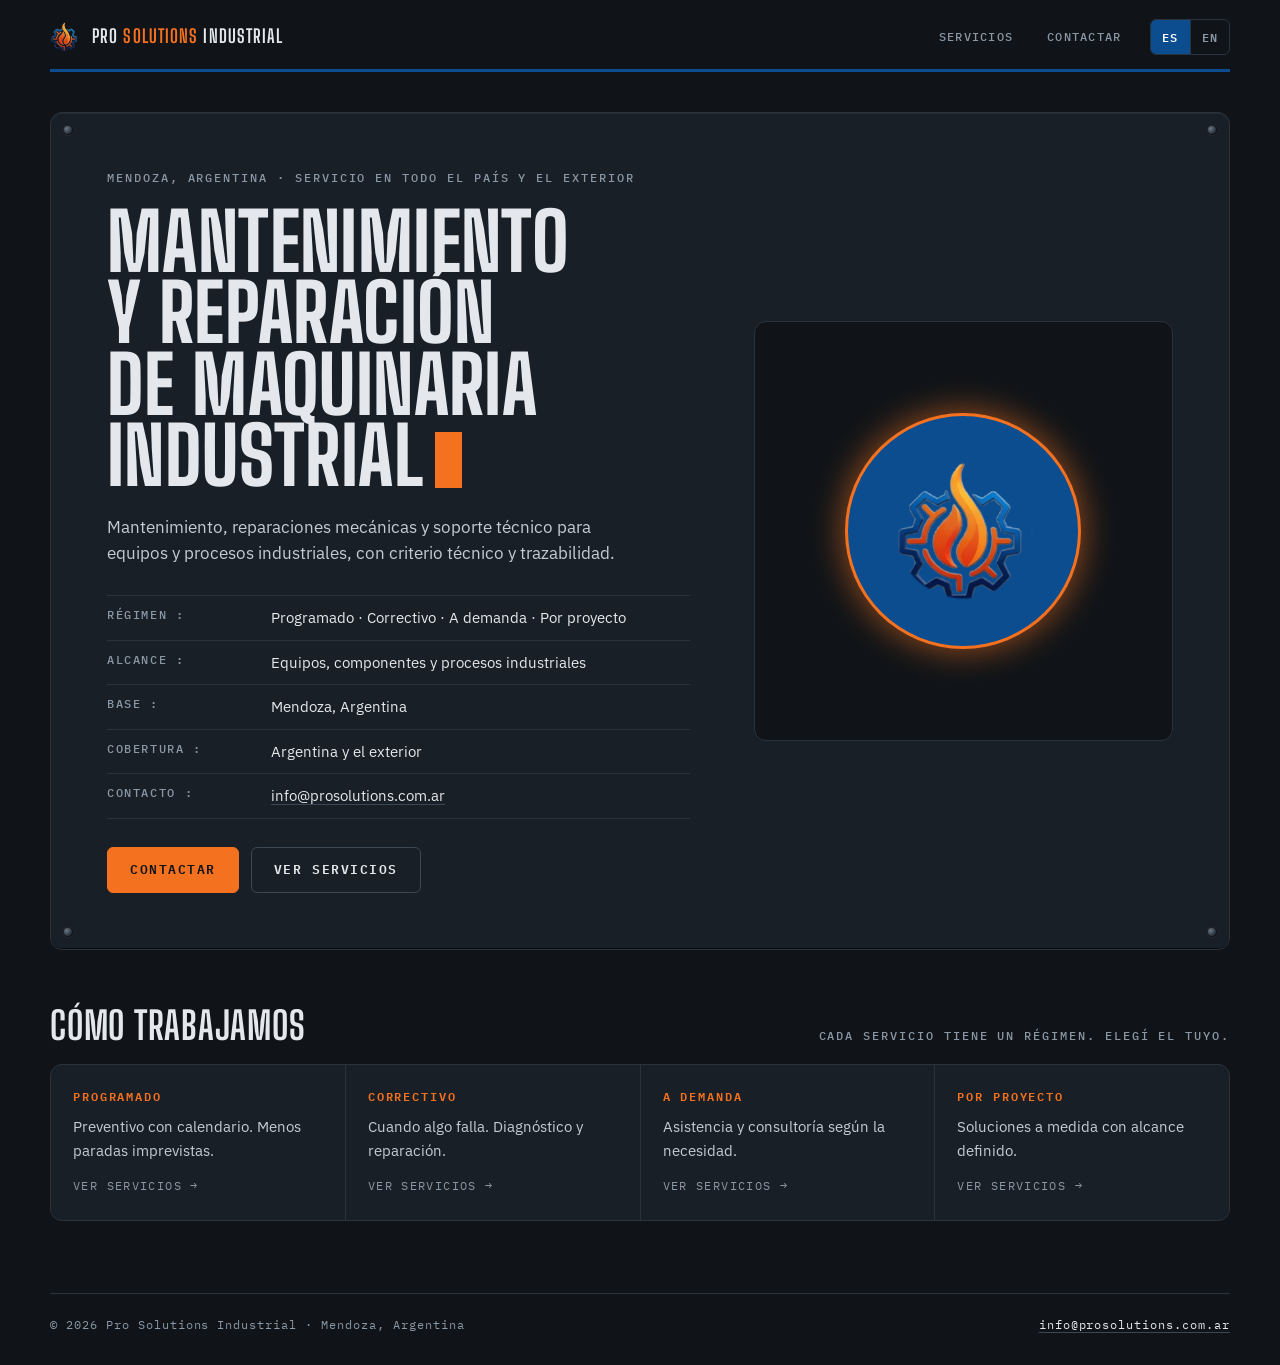
<file: index.html>
<!DOCTYPE html>
<html lang="es">
<head>
  <meta charset="UTF-8" />
  <meta name="viewport" content="width=device-width, initial-scale=1.0, viewport-fit=cover" />
  <title>Mantenimiento y reparación de maquinaria industrial en Mendoza | Pro Solutions Industrial</title>
  <meta name="description" content="Empresa de mantenimiento industrial en Mendoza, Argentina. Reparación de maquinaria, servicio técnico industrial y soporte de procesos, en todo el país y el exterior." />
  <meta name="theme-color" content="#101418" />
  <!-- Google Analytics -->
  <script async src="https://www.googletagmanager.com/gtag/js?id=G-MGQ9TY9NNH"></script>
  <script>
    window.dataLayer = window.dataLayer || [];
    function gtag(){dataLayer.push(arguments);}
    gtag('js', new Date());
    gtag('config', 'G-MGQ9TY9NNH');
  </script>
  <link rel="icon" href="favicon.ico" sizes="16x16 32x32 48x48" />
  <link rel="icon" href="assets/favicon-32.png" type="image/png" sizes="32x32" />
  <link rel="apple-touch-icon" href="assets/apple-touch-icon.png" sizes="180x180" />
  <link rel="manifest" href="site.webmanifest" />

  <link rel="preconnect" href="https://fonts.googleapis.com" />
  <link rel="preconnect" href="https://fonts.gstatic.com" crossorigin />
  <link href="https://fonts.googleapis.com/css2?family=Big+Shoulders+Display:wght@700;800&family=IBM+Plex+Sans:wght@400;500;600&family=IBM+Plex+Mono:wght@500;600&display=swap" rel="stylesheet" />
  <link rel="stylesheet" href="assets/prosolutions.css" />
  <script type="application/ld+json">
  {
    "@context": "https://schema.org",
    "@type": "LocalBusiness",
    "name": "Pro Solutions Industrial",
    "description": "Empresa de mantenimiento industrial y reparación de maquinaria con base en Mendoza, Argentina. Servicio en todo el país y el exterior.",
    "url": "https://prosolutions.com.ar/",
    "email": "info@prosolutions.com.ar",
    "image": "https://prosolutions.com.ar/assets/icon-512.png",
    "address": { "@type": "PostalAddress", "addressLocality": "Mendoza", "addressRegion": "Mendoza", "addressCountry": "AR" },
    "areaServed": [ { "@type": "Country", "name": "Argentina" }, "Worldwide" ],
    "knowsAbout": ["Mantenimiento industrial", "Reparación de maquinaria industrial", "Servicio técnico industrial", "Consultoría industrial"]
  }
  </script>
</head>
<body data-title-key="titleHome" data-meta-key="metaHome">
  <div class="page">

    <header class="rail">
      <a class="brand" href="index.html" aria-label="Pro Solutions Industrial">
        <img class="brand__mark" src="assets/logo-mark.png" alt="" />
        <span class="brand__name">Pro <span>Solutions</span> Industrial</span>
      </a>
      <nav class="nav" aria-label="Principal">
        <a class="nav__link nav__link--text" href="servicios.html" data-i18n="navServices">Servicios</a>
        <button class="nav__link" type="button" data-open-contact data-i18n="navContact">Contactar</button>
        <div class="lang" role="group" aria-label="Idioma / Language">
          <button class="lang__btn" type="button" data-lang="es" aria-pressed="true" data-i18n-aria="langToEs" aria-label="Ver el sitio en español">ES</button>
          <button class="lang__btn" type="button" data-lang="en" aria-pressed="false" data-i18n-aria="langToEn" aria-label="Ver el sitio en inglés">EN</button>
        </div>
      </nav>
    </header>

    <main>
      <section class="hero" aria-labelledby="heroTitle">
        <div class="plate">
          <span class="plate__rivet" aria-hidden="true"></span>

          <div>
            <p class="eyebrow rise" style="--i:0" data-i18n="heroEyebrow">Mendoza, Argentina · Servicio en todo el país y el exterior</p>
            <h1 class="headline rise" id="heroTitle" style="--i:1"><span data-i18n="heroTitle">Mantenimiento y reparación de maquinaria industrial</span><span class="headline__spark" aria-hidden="true"></span></h1>
            <p class="lead rise" style="--i:2" data-i18n="heroLead">Mantenimiento, reparaciones mecánicas y soporte técnico para equipos y procesos industriales, con criterio técnico y trazabilidad.</p>

            <dl class="spec rise" style="--i:3">
              <div class="spec__row">
                <dt class="spec__key" data-i18n="specRegime">Régimen</dt>
                <dd class="spec__val" data-i18n="specRegimeVal">Programado · Correctivo · A demanda · Por proyecto</dd>
              </div>
              <div class="spec__row">
                <dt class="spec__key" data-i18n="specScope">Alcance</dt>
                <dd class="spec__val" data-i18n="specScopeVal">Equipos, componentes y procesos industriales</dd>
              </div>
              <div class="spec__row">
                <dt class="spec__key" data-i18n="specBase">Base</dt>
                <dd class="spec__val" data-i18n="specBaseVal">Mendoza, Argentina</dd>
              </div>
              <div class="spec__row">
                <dt class="spec__key" data-i18n="specCoverage">Cobertura</dt>
                <dd class="spec__val" data-i18n="specCoverageVal">Argentina y el exterior</dd>
              </div>
              <div class="spec__row">
                <dt class="spec__key" data-i18n="specContact">Contacto</dt>
                <dd class="spec__val"><a href="mailto:info@prosolutions.com.ar">info@prosolutions.com.ar</a></dd>
              </div>
            </dl>

            <div class="actions rise" style="--i:4">
              <button class="btn btn--primary" type="button" data-open-contact data-i18n="ctaContact">Contactar</button>
              <a class="btn btn--ghost" href="servicios.html" data-i18n="ctaServices">Ver servicios</a>
            </div>
          </div>

          <div class="hcard hcard--hero rise" style="--i:2" tabindex="0">
            <div class="hcard__circle">
              <img class="hcard__badge" src="assets/logo-mark.png" alt="Isotipo de Pro Solutions Industrial: engranaje con llama" data-i18n-alt="badgeAlt" width="424" height="424" />
            </div>
            <div class="hcard__content">
              <span class="hcard__tag" data-i18n="badgeTag">Industria · Servicio · Precisión</span>
              <h2 class="hcard__title" data-i18n="badgeTitle">Pro Solutions Industrial</h2>
              <p class="hcard__text" data-i18n="badgeText">Soporte técnico para que los equipos sigan produciendo.</p>
              <button class="hcard__link" type="button" data-open-contact data-i18n="ctaContact">Contactar</button>
            </div>
          </div>
        </div>
      </section>

      <section class="regimes" aria-labelledby="regimesTitle">
        <div class="regimes__head">
          <h2 class="section-title" id="regimesTitle" data-i18n="regimesTitle">Cómo trabajamos</h2>
          <p class="eyebrow" style="margin:0" data-i18n="regimesHint">Cada servicio tiene un régimen. Elegí el tuyo.</p>
        </div>
        <div class="regimes__grid">
          <a class="regime" href="servicios.html?regimen=programado">
            <span class="regime__tag" data-i18n="regimeProgramado">Programado</span>
            <p class="regime__text" data-i18n="regimeProgramadoText">Preventivo con calendario. Menos paradas imprevistas.</p>
            <span class="regime__more" data-i18n="regimeMore">Ver servicios →</span>
          </a>
          <a class="regime" href="servicios.html?regimen=correctivo">
            <span class="regime__tag" data-i18n="regimeCorrectivo">Correctivo</span>
            <p class="regime__text" data-i18n="regimeCorrectivoText">Cuando algo falla. Diagnóstico y reparación.</p>
            <span class="regime__more" data-i18n="regimeMore">Ver servicios →</span>
          </a>
          <a class="regime" href="servicios.html?regimen=demanda">
            <span class="regime__tag" data-i18n="regimeDemanda">A demanda</span>
            <p class="regime__text" data-i18n="regimeDemandaText">Asistencia y consultoría según la necesidad.</p>
            <span class="regime__more" data-i18n="regimeMore">Ver servicios →</span>
          </a>
          <a class="regime" href="servicios.html?regimen=proyecto">
            <span class="regime__tag" data-i18n="regimeProyecto">Por proyecto</span>
            <p class="regime__text" data-i18n="regimeProyectoText">Soluciones a medida con alcance definido.</p>
            <span class="regime__more" data-i18n="regimeMore">Ver servicios →</span>
          </a>
        </div>
      </section>
    </main>

    <footer class="footer">
      <span data-i18n="footerCopy">© 2026 Pro Solutions Industrial · Mendoza, Argentina</span>
      <a href="mailto:info@prosolutions.com.ar">info@prosolutions.com.ar</a>
    </footer>
  </div>

  <div class="modal" id="contactModal" aria-hidden="true">
    <div class="modal__box" role="dialog" aria-modal="true" aria-labelledby="contactTitle">
      <button class="modal__close" type="button" data-close-contact aria-label="Cerrar" data-i18n-aria="modalClose">×</button>
      <h2 class="modal__title" id="contactTitle" data-i18n="modalTitle">Contacto</h2>
      <p class="modal__hint" data-i18n="modalHint">Respondemos por correo. Contanos el equipo, el problema o el alcance.</p>

      <form class="form" action="https://formsubmit.co/info@prosolutions.com.ar" method="POST">
        <input type="hidden" name="_subject" value="Nuevo mensaje desde el sitio Pro Solutions" />
        <input type="hidden" name="_captcha" value="false" />
        <input type="hidden" name="_template" value="table" />
        <input type="hidden" name="_next" value="" />

        <div class="field">
          <label class="field__label" for="fName" data-i18n="fieldName">Nombre completo</label>
          <input class="field__input" id="fName" name="name" type="text" autocomplete="name" placeholder="Nombre y apellido" data-i18n-ph="phName" required />
        </div>
        <div class="field">
          <label class="field__label" for="fEmail" data-i18n="fieldEmail">Correo electrónico</label>
          <input class="field__input" id="fEmail" name="email" type="email" autocomplete="email" placeholder="nombre@empresa.com" data-i18n-ph="phEmail" required />
        </div>
        <div class="field">
          <label class="field__label" for="fMessage" data-i18n="fieldMessage">Mensaje</label>
          <textarea class="field__input" id="fMessage" name="message" placeholder="Equipo, falla o servicio que necesitás" data-i18n-ph="phMessage" required></textarea>
        </div>

        <button class="btn btn--primary" type="submit" data-i18n="submit">Enviar mensaje</button>
      </form>
    </div>
  </div>

  <div class="toast" id="sentToast" role="status" aria-live="polite" data-i18n="toastSent">Mensaje enviado</div>

  <script src="assets/i18n.js"></script>
</body>
</html>
</file>
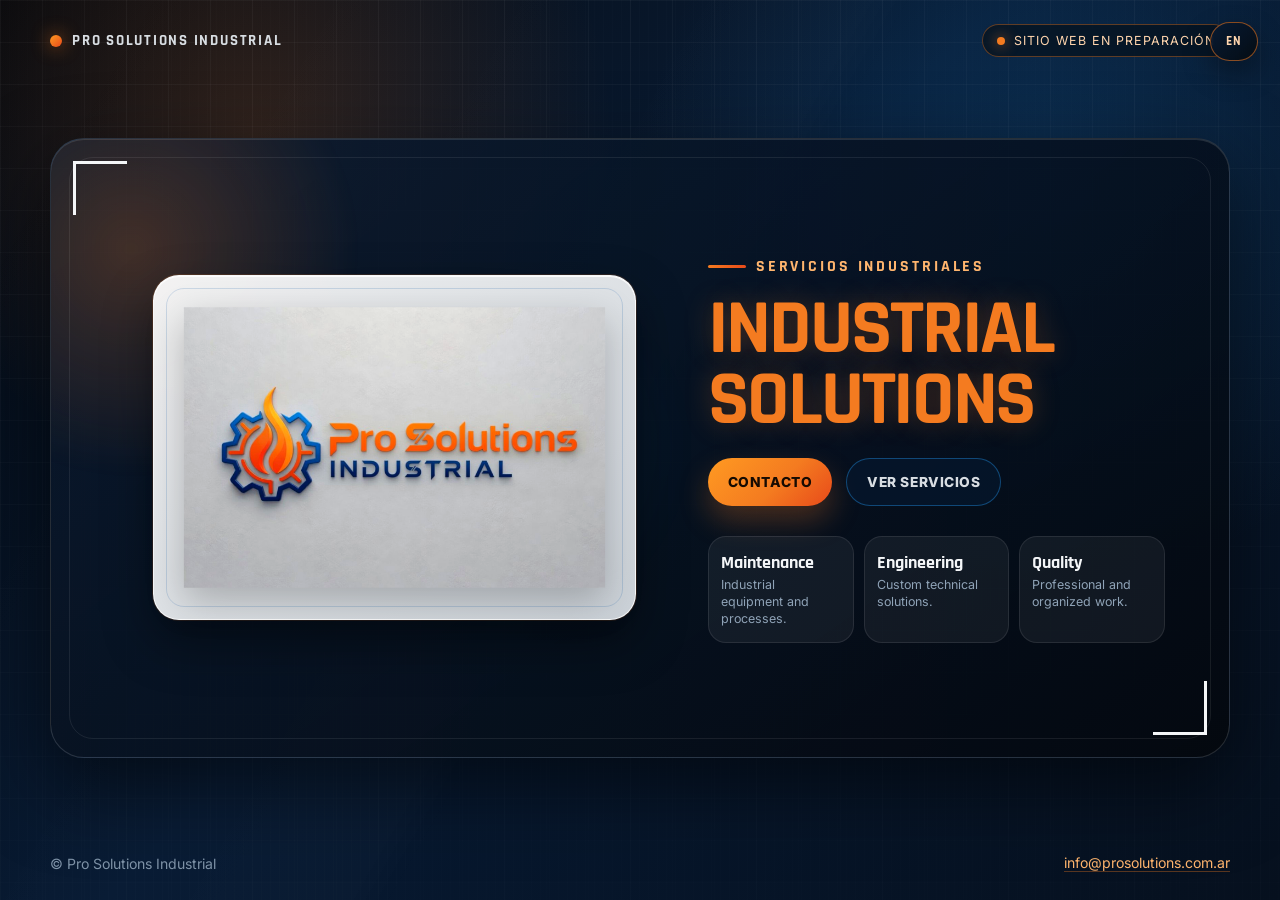
<file: Index.html>
<!DOCTYPE html>
<html lang="en">
<head>
  <meta charset="UTF-8" />
  <meta name="viewport" content="width=device-width, initial-scale=1.0, viewport-fit=cover" />
  <title>Pro Solutions Industrial</title>

  <link rel="preconnect" href="https://fonts.googleapis.com">
  <link rel="preconnect" href="https://fonts.gstatic.com" crossorigin>
  <link href="https://fonts.googleapis.com/css2?family=Inter:wght@400;500;600;700;800&family=Rajdhani:wght@500;600;700&display=swap" rel="stylesheet">

  <style>
    :root {
      --azul-profundo: #071a33;
      --azul-industrial: #0b2f63;
      --azul-logo: #00559f;
      --azul-claro: #1b75bb;
      --naranja-logo: #f47b20;
      --naranja-fuego: #ff9a22;
      --rojo-fuego: #e84a1a;
      --acero: #d8dde2;
      --gris-claro: #f4f6f8;
      --gris-texto: #b7c2ce;
      --negro-metal: #050b12;
    }

    * {
      margin: 0;
      padding: 0;
      box-sizing: border-box;
    }

    html {
      scroll-behavior: smooth;
    }

    body {
      min-height: 100vh;
      font-family: "Inter", system-ui, -apple-system, BlinkMacSystemFont, "Segoe UI", sans-serif;
      color: var(--gris-claro);
      background:
        radial-gradient(circle at 20% 15%, rgba(244, 123, 32, 0.18), transparent 28%),
        radial-gradient(circle at 82% 20%, rgba(27, 117, 187, 0.22), transparent 32%),
        linear-gradient(135deg, #04080e 0%, var(--azul-profundo) 46%, #06101e 100%);
      overflow-x: hidden;
    }

    body::before {
      content: "";
      position: fixed;
      inset: 0;
      background-image:
        linear-gradient(rgba(255,255,255,0.045) 1px, transparent 1px),
        linear-gradient(90deg, rgba(255,255,255,0.045) 1px, transparent 1px);
      background-size: 42px 42px;
      mask-image: linear-gradient(to bottom, rgba(0,0,0,0.75), rgba(0,0,0,0.18));
      pointer-events: none;
      z-index: 0;
    }

    body::after {
      content: "";
      position: fixed;
      inset: 0;
      background:
        linear-gradient(120deg, transparent 0%, rgba(255,255,255,0.055) 48%, transparent 51%),
        repeating-linear-gradient(90deg, rgba(255,255,255,0.025) 0, rgba(255,255,255,0.025) 1px, transparent 1px, transparent 9px);
      opacity: 0.34;
      pointer-events: none;
      z-index: 0;
    }

    .page {
      position: relative;
      z-index: 2;
      min-height: 100vh;
      display: flex;
      flex-direction: column;
    }

    .topbar {
      width: min(1180px, calc(100% - 36px));
      margin: 0 auto;
      padding: 24px 0 0;
      display: flex;
      justify-content: space-between;
      align-items: center;
      gap: 16px;
    }

    .brand-mini {
      display: inline-flex;
      align-items: center;
      gap: 10px;
      color: var(--acero);
      font-family: "Rajdhani", sans-serif;
      font-weight: 700;
      letter-spacing: 0.12em;
      text-transform: uppercase;
      font-size: 0.92rem;
    }

    .brand-mini .dot {
      width: 12px;
      height: 12px;
      border-radius: 999px;
      background: linear-gradient(135deg, var(--naranja-fuego), var(--rojo-fuego));
      box-shadow: 0 0 18px rgba(244, 123, 32, 0.7);
    }

    .status {
      display: inline-flex;
      align-items: center;
      gap: 9px;
      padding: 8px 14px;
      border: 1px solid rgba(244, 123, 32, 0.38);
      border-radius: 999px;
      background: rgba(5, 11, 18, 0.55);
      color: #ffd5ad;
      font-size: 0.78rem;
      letter-spacing: 0.08em;
      text-transform: uppercase;
      backdrop-filter: blur(10px);
    }

    .status::before {
      content: "";
      width: 8px;
      height: 8px;
      border-radius: 999px;
      background: var(--naranja-logo);
      box-shadow: 0 0 14px rgba(244, 123, 32, 0.9);
    }


    .lang-toggle {
      position: fixed;
      top: 22px;
      right: 22px;
      z-index: 50;
      border: 1px solid rgba(244, 123, 32, 0.55);
      background: linear-gradient(135deg, rgba(7, 26, 51, 0.92), rgba(5, 11, 18, 0.94));
      color: #ffd5ad;
      border-radius: 999px;
      padding: 10px 15px;
      font-family: "Rajdhani", "Inter", sans-serif;
      font-weight: 700;
      letter-spacing: 0.08em;
      text-transform: uppercase;
      cursor: pointer;
      box-shadow: 0 12px 28px rgba(0, 0, 0, 0.35);
      backdrop-filter: blur(10px);
      transition: transform 0.2s ease, border-color 0.2s ease, background 0.2s ease;
    }

    .lang-toggle:hover {
      transform: translateY(-2px);
      border-color: rgba(255, 154, 34, 0.9);
      background: linear-gradient(135deg, rgba(11, 47, 99, 0.94), rgba(5, 11, 18, 0.96));
    }

    .hero {
      flex: 1;
      width: min(1180px, calc(100% - 36px));
      margin: 0 auto;
      display: grid;
      place-items: center;
      padding: 48px 0 64px;
    }

    .hero-card {
      position: relative;
      width: 100%;
      min-height: 620px;
      display: grid;
      grid-template-columns: 1.1fr 0.9fr;
      align-items: center;
      gap: 34px;
      padding: clamp(26px, 5vw, 64px);
      border-radius: 34px;
      border: 1px solid rgba(216, 221, 226, 0.16);
      background:
        linear-gradient(145deg, rgba(7, 26, 51, 0.86), rgba(4, 8, 14, 0.92)),
        linear-gradient(90deg, rgba(244, 123, 32, 0.09), transparent);
      box-shadow:
        0 28px 80px rgba(0, 0, 0, 0.55),
        inset 0 1px 0 rgba(255,255,255,0.12);
      overflow: hidden;
      isolation: isolate;
    }

    .hero-card::before {
      content: "";
      position: absolute;
      inset: 18px;
      border: 1px solid rgba(255,255,255,0.08);
      border-radius: 24px;
      pointer-events: none;
      z-index: -1;
    }

    .hero-card::after {
      content: "";
      position: absolute;
      width: 520px;
      height: 520px;
      border-radius: 50%;
      left: -180px;
      top: -150px;
      background: radial-gradient(circle, rgba(244,123,32,0.23), transparent 62%);
      filter: blur(4px);
      z-index: -2;
    }

    .logo-stage {
      position: relative;
      display: grid;
      place-items: center;
      min-height: 430px;
      padding: clamp(18px, 3vw, 38px);
    }

    .logo-glow {
      position: absolute;
      width: min(92%, 650px);
      height: 58%;
      border-radius: 999px;
      background:
        radial-gradient(circle at 38% 50%, rgba(244, 123, 32, 0.32), transparent 45%),
        radial-gradient(circle at 65% 48%, rgba(0, 85, 159, 0.30), transparent 58%);
      filter: blur(34px);
      opacity: 0.85;
    }

    .logo-panel {
      position: relative;
      width: min(100%, 720px);
      padding: clamp(18px, 3.5vw, 34px);
      border-radius: 26px;
      background:
        linear-gradient(145deg, rgba(255,255,255,0.94), rgba(225,231,237,0.90));
      border: 1px solid rgba(255,255,255,0.8);
      box-shadow:
        0 22px 50px rgba(0, 0, 0, 0.42),
        0 0 0 1px rgba(244,123,32,0.16),
        inset 0 1px 0 rgba(255,255,255,0.9);
    }

    .logo-panel::before {
      content: "";
      position: absolute;
      inset: 12px;
      border: 1px solid rgba(0, 85, 159, 0.16);
      border-radius: 18px;
      pointer-events: none;
    }

    .main-logo {
      position: relative;
      display: block;
      width: 100%;
      height: auto;
      object-fit: contain;
      filter:
        saturate(1.16)
        contrast(1.05)
        drop-shadow(0 13px 18px rgba(0, 0, 0, 0.24));
      transform: scale(1.02);
    }

    .content {
      position: relative;
      padding: 10px 0;
    }

    .eyebrow {
      display: inline-flex;
      align-items: center;
      gap: 10px;
      margin-bottom: 18px;
      color: #ffb56e;
      font-family: "Rajdhani", sans-serif;
      font-weight: 700;
      letter-spacing: 0.18em;
      text-transform: uppercase;
      font-size: 1rem;
    }

    .eyebrow::before {
      content: "";
      width: 38px;
      height: 3px;
      background: linear-gradient(90deg, var(--naranja-logo), var(--rojo-fuego));
      border-radius: 999px;
    }

    h1 {
      font-family: "Rajdhani", "Inter", sans-serif;
      font-size: clamp(2.45rem, 6vw, 5.5rem);
      line-height: 0.92;
      letter-spacing: -0.03em;
      text-transform: uppercase;
      margin-bottom: 22px;
    }

    h1 span {
      display: block;
      color: var(--naranja-logo);
      text-shadow: 0 0 28px rgba(244, 123, 32, 0.28);
    }

    .lead {
      max-width: 480px;
      color: var(--gris-texto);
      font-size: clamp(1rem, 2vw, 1.16rem);
      line-height: 1.75;
      margin-bottom: 30px;
    }

    .actions {
      display: flex;
      flex-wrap: wrap;
      gap: 14px;
      margin-bottom: 30px;
    }

    .btn {
      display: inline-flex;
      align-items: center;
      justify-content: center;
      min-height: 48px;
      padding: 13px 20px;
      border-radius: 999px;
      text-decoration: none;
      font-weight: 800;
      letter-spacing: 0.04em;
      text-transform: uppercase;
      font-size: 0.86rem;
      transition: transform 0.2s ease, box-shadow 0.2s ease, border-color 0.2s ease;
    }

    .btn-primary {
      color: #160b02;
      background: linear-gradient(135deg, var(--naranja-fuego), var(--naranja-logo) 56%, var(--rojo-fuego));
      box-shadow: 0 14px 30px rgba(244, 123, 32, 0.28);
    }

    .btn-secondary {
      color: var(--acero);
      border: 1px solid rgba(27, 117, 187, 0.55);
      background: rgba(7, 26, 51, 0.56);
    }

    .btn:hover {
      transform: translateY(-2px);
      box-shadow: 0 18px 34px rgba(0, 0, 0, 0.32);
    }

    .btn-primary:hover {
      box-shadow: 0 18px 36px rgba(244, 123, 32, 0.36);
    }

    .features {
      display: grid;
      grid-template-columns: repeat(3, minmax(0, 1fr));
      gap: 10px;
      max-width: 540px;
    }

    .feature {
      padding: 14px 12px;
      border-radius: 18px;
      background: rgba(255,255,255,0.055);
      border: 1px solid rgba(255,255,255,0.09);
    }

    .feature strong {
      display: block;
      color: var(--gris-claro);
      font-family: "Rajdhani", sans-serif;
      font-size: 1.12rem;
      margin-bottom: 3px;
    }

    .feature span {
      display: block;
      color: #8fa3b7;
      font-size: 0.78rem;
      line-height: 1.35;
    }

    .corner {
      position: absolute;
      width: 54px;
      height: 54px;
      border-color: rgba(244, 123, 32, 0.65);
      pointer-events: none;
    }

    .corner.tl {
      top: 22px;
      left: 22px;
      border-top: 3px solid;
      border-left: 3px solid;
    }

    .corner.br {
      right: 22px;
      bottom: 22px;
      border-right: 3px solid;
      border-bottom: 3px solid;
    }

    .footer {
      width: min(1180px, calc(100% - 36px));
      margin: 0 auto;
      padding: 0 0 28px;
      display: flex;
      justify-content: space-between;
      align-items: center;
      gap: 18px;
      color: #7f93a8;
      font-size: 0.88rem;
    }

    .footer a {
      color: #ffb56e;
      text-decoration: none;
      border-bottom: 1px solid rgba(244, 123, 32, 0.35);
    }

    @media (max-width: 900px) {
      .hero-card {
        grid-template-columns: 1fr;
        min-height: auto;
        text-align: center;
      }

      .content {
        order: 2;
      }

      .logo-stage {
        order: 1;
        min-height: auto;
      }

      .lead {
        margin-inline: auto;
      }

      .actions {
        justify-content: center;
      }

      .features {
        margin-inline: auto;
      }
    }

    @media (max-width: 620px) {
      .topbar {
        padding-top: 18px;
      }

      .brand-mini {
        font-size: 0.78rem;
      }

      .status {
        display: none;
      }

      .lang-toggle {
        top: 14px;
        right: 12px;
        padding: 8px 11px;
        font-size: 0.78rem;
      }

  
    .lang-toggle {
      position: fixed;
      top: 22px;
      right: 22px;
      z-index: 50;
      border: 1px solid rgba(244, 123, 32, 0.55);
      background: linear-gradient(135deg, rgba(7, 26, 51, 0.92), rgba(5, 11, 18, 0.94));
      color: #ffd5ad;
      border-radius: 999px;
      padding: 10px 15px;
      font-family: "Rajdhani", "Inter", sans-serif;
      font-weight: 700;
      letter-spacing: 0.08em;
      text-transform: uppercase;
      cursor: pointer;
      box-shadow: 0 12px 28px rgba(0, 0, 0, 0.35);
      backdrop-filter: blur(10px);
      transition: transform 0.2s ease, border-color 0.2s ease, background 0.2s ease;
    }

    .lang-toggle:hover {
      transform: translateY(-2px);
      border-color: rgba(255, 154, 34, 0.9);
      background: linear-gradient(135deg, rgba(11, 47, 99, 0.94), rgba(5, 11, 18, 0.96));
    }

    .hero {
        width: min(100% - 22px, 1180px);
        padding: 26px 0 34px;
      }

      .hero-card {
        border-radius: 24px;
        padding: 24px 14px 28px;
      }

      .hero-card::before {
        inset: 10px;
        border-radius: 18px;
      }

      .logo-panel {
        border-radius: 20px;
        padding: 14px;
      }

      h1 {
        font-size: clamp(2.2rem, 14vw, 3.35rem);
      }

      .lead {
        font-size: 0.96rem;
      }

      .features {
        grid-template-columns: 1fr;
      }

      .footer {
        flex-direction: column;
        text-align: center;
        padding-bottom: 22px;
      }

      .corner {
        width: 36px;
        height: 36px;
      }
    }

    /* ================================
       MODAL DE CONTACTO - ESTILO PRO SOLUTIONS
    ================================= */
    .contact-modal {
      position: fixed;
      inset: 0;
      z-index: 9999;
      display: none;
      align-items: center;
      justify-content: center;
      padding: 18px;
      background: rgba(3, 7, 12, 0.78);
      backdrop-filter: blur(12px);
    }

    .contact-modal.is-open {
      display: flex;
    }

    .contact-box {
      position: relative;
      width: min(100%, 780px);
      max-height: calc(100vh - 34px);
      overflow-y: auto;
      border-radius: 34px;
      border: 1px solid rgba(216, 221, 226, 0.16);
      background:
        radial-gradient(circle at 20% 10%, rgba(244, 123, 32, 0.18), transparent 34%),
        radial-gradient(circle at 82% 18%, rgba(27, 117, 187, 0.20), transparent 38%),
        linear-gradient(145deg, rgba(7, 26, 51, 0.96), rgba(4, 8, 14, 0.98));
      box-shadow:
        0 28px 80px rgba(0, 0, 0, 0.65),
        0 0 0 1px rgba(244, 123, 32, 0.14),
        inset 0 1px 0 rgba(255,255,255,0.12);
      padding: clamp(24px, 5vw, 46px);
    }

    .contact-box::before {
      content: "";
      position: absolute;
      inset: 14px;
      border: 1px solid rgba(255,255,255,0.08);
      border-radius: 24px;
      pointer-events: none;
    }

    .contact-title {
      position: relative;
      font-family: "Rajdhani", "Inter", sans-serif;
      font-size: clamp(2.35rem, 7vw, 4.5rem);
      line-height: 0.95;
      text-align: center;
      color: var(--naranja-logo);
      letter-spacing: 0.04em;
      text-transform: uppercase;
      margin-bottom: 12px;
      text-shadow: 0 0 28px rgba(244, 123, 32, 0.30);
    }

    .contact-line {
      position: relative;
      width: 170px;
      height: 4px;
      margin: 0 auto 34px;
      border-radius: 999px;
      background: linear-gradient(90deg, transparent, var(--naranja-logo), var(--rojo-fuego), transparent);
      box-shadow: 0 0 16px rgba(244, 123, 32, 0.65);
    }

    .contact-form {
      position: relative;
      display: grid;
      gap: 18px;
    }

    .contact-form input,
    .contact-form textarea {
      width: 100%;
      border: 1px solid rgba(216, 221, 226, 0.12);
      outline: none;
      border-radius: 18px;
      background: rgba(0, 0, 0, 0.82);
      color: var(--gris-claro);
      padding: 18px 22px;
      font-family: "Inter", system-ui, sans-serif;
      font-size: 1rem;
      box-shadow: inset 0 1px 0 rgba(255,255,255,0.05);
    }

    .contact-form textarea {
      min-height: 180px;
      resize: vertical;
    }

    .contact-form input::placeholder,
    .contact-form textarea::placeholder {
      color: #85889a;
    }

    .contact-form input:focus,
    .contact-form textarea:focus {
      border-color: rgba(244, 123, 32, 0.72);
      box-shadow:
        0 0 0 3px rgba(244, 123, 32, 0.12),
        inset 0 1px 0 rgba(255,255,255,0.05);
    }

    .contact-submit {
      border: 0;
      cursor: pointer;
      border-radius: 999px;
      min-height: 60px;
      margin-top: 10px;
      font-family: "Rajdhani", "Inter", sans-serif;
      font-weight: 800;
      font-size: clamp(1.1rem, 4vw, 1.55rem);
      letter-spacing: 0.05em;
      text-transform: uppercase;
      color: #160b02;
      background: linear-gradient(135deg, var(--naranja-fuego), var(--naranja-logo) 56%, var(--rojo-fuego));
      box-shadow: 0 14px 30px rgba(244, 123, 32, 0.28);
      transition: transform 0.2s ease, box-shadow 0.2s ease;
    }

    .contact-submit:hover {
      transform: translateY(-2px);
      box-shadow: 0 18px 36px rgba(244, 123, 32, 0.36);
    }

    .contact-close {
      position: absolute;
      top: 16px;
      right: 16px;
      width: 42px;
      height: 42px;
      border-radius: 999px;
      border: 1px solid rgba(244, 123, 32, 0.38);
      background: rgba(5, 11, 18, 0.72);
      color: #ffd5ad;
      font-size: 1.4rem;
      line-height: 1;
      cursor: pointer;
      z-index: 2;
    }

    @media (max-width: 620px) {
      .contact-modal {
        padding: 10px;
      }

      .contact-box {
        border-radius: 26px;
        padding: 24px 16px;
      }

      .contact-box::before {
        inset: 10px;
        border-radius: 18px;
      }

      .contact-form textarea {
        min-height: 150px;
      }
    }


    /* ================================
       CARTEL DE MENSAJE ENVIADO
    ================================= */
    .sent-toast {
      position: fixed;
      left: 50%;
      top: 22px;
      transform: translateX(-50%);
      z-index: 10000;
      display: none;
      width: min(calc(100% - 28px), 520px);
      padding: 14px 18px;
      border-radius: 999px;
      border: 1px solid rgba(244, 123, 32, 0.38);
      background: linear-gradient(135deg, rgba(7, 26, 51, 0.96), rgba(5, 11, 18, 0.98));
      color: #ffd5ad;
      font-family: "Rajdhani", "Inter", sans-serif;
      font-weight: 800;
      letter-spacing: 0.06em;
      text-transform: uppercase;
      text-align: center;
      box-shadow: 0 18px 44px rgba(0,0,0,0.42), 0 0 24px rgba(244,123,32,0.18);
    }

    .sent-toast.is-visible {
      display: block;
    }

  </style>
</head>

<body>
  <button class="lang-toggle" id="langToggle" type="button" aria-label="Cambiar idioma">ES</button>
  <div class="page">
    <header class="topbar">
      <div class="brand-mini"><span class="dot"></span> Pro Solutions Industrial</div>
      <div class="status" data-i18n="status">Website in preparation</div>
    </header>

    <main class="hero">
      <section class="hero-card" aria-label="Pro Solutions Industrial presentation">
        <span class="corner tl"></span>
        <span class="corner br"></span>

        <div class="logo-stage">
          <div class="logo-glow"></div>
          <div class="logo-panel">
            <img class="main-logo" src="assets/logo-prosolutions.jpg" alt="Logo Pro Solutions Industrial">
          </div>
        </div>

        <div class="content">
          <div class="eyebrow" data-i18n="eyebrow">Industry · Service · Precision</div>

          <h1>
            <span data-i18n="h1a">Industrial</span>
            <span data-i18n="h1b">Solutions</span>
          </h1>

          

          <div class="actions">
            <a class="btn btn-primary" href="#" onclick="openContactForm(event)" data-i18n="contact">Contact</a>
            <a class="btn btn-secondary" href="servicios.html" data-i18n="servicesBtn">View services</a>
          </div>

          <div class="features" id="services">
            <div class="feature">
              <strong data-i18n="feature1Title">Maintenance</strong>
              <span data-i18n="feature1Text">Industrial equipment and processes.</span>
            </div>
            <div class="feature">
              <strong data-i18n="feature2Title">Engineering</strong>
              <span data-i18n="feature2Text">Custom technical solutions.</span>
            </div>
            <div class="feature">
              <strong data-i18n="feature3Title">Quality</strong>
              <span data-i18n="feature3Text">Professional and organized work.</span>
            </div>
          </div>
        </div>
      </section>
    </main>

    <footer class="footer">
      <span>© Pro Solutions Industrial</span>
      <a href="#" onclick="openContactForm(event)">info@prosolutions.com.ar</a>
    </footer>
  </div>

  <script>
    const translations = {
      en: {
        status: "Website in preparation",
        eyebrow: "Industry · Service · Precision",
        h1a: "Industrial",
        h1b: "Solutions",
        lead: "",
        contact: "Contact",
        servicesBtn: "View services",
        feature1Title: "Maintenance",
        feature1Text: "Industrial equipment and processes.",
        feature2Title: "Engineering",
        feature2Text: "Custom technical solutions.",
        feature3Title: "Quality",
        feature3Text: "Professional and organized work.",
        footer: "© Pro Solutions Industrial"
      },
      es: {
        status: "Sitio en preparación",
        eyebrow: "Industria · Servicio · Precisión",
        h1a: "Soluciones",
        h1b: "Industriales",
        lead: "",
        contact: "Contacto",
        servicesBtn: "Ver servicios",
        feature1Title: "Mantenimiento",
        feature1Text: "Equipos y procesos industriales.",
        feature2Title: "Ingeniería",
        feature2Text: "Soluciones técnicas a medida.",
        feature3Title: "Calidad",
        feature3Text: "Trabajo profesional y ordenado.",
        footer: "© Pro Solutions Industrial"
      }
    };

    let currentLang = "en";
    const button = document.getElementById("langToggle");

    function setLanguage(lang) {
      currentLang = lang;
      document.documentElement.lang = lang;
      document.querySelectorAll("[data-i18n]").forEach((element) => {
        const key = element.getAttribute("data-i18n");
        if (translations[lang][key]) {
          element.textContent = translations[lang][key];
        }
      });

      button.textContent = lang === "en" ? "ES" : "EN";
      button.setAttribute(
        "aria-label",
        lang === "en" ? "Cambiar idioma a español" : "Change language to English"
      );
    }

    button.addEventListener("click", () => {
      setLanguage(currentLang === "en" ? "es" : "en");
    });

    setLanguage("en");
  </script>


  <!-- Modal de contacto -->
  <div class="contact-modal" id="contactModal" aria-hidden="true">
    <div class="contact-box" role="dialog" aria-modal="true" aria-labelledby="contactTitle">
      <button class="contact-close" onclick="closeContactForm()" type="button" aria-label="Close contact form">×</button>

      <h2 class="contact-title" id="contactTitle" data-i18n="contactModalTitle">Contact</h2>
      <div class="contact-line"></div>

      <form class="contact-form" action="https://formsubmit.co/info@prosolutions.com.ar" method="POST">
        <input type="hidden" name="_subject" value="New message from Pro Solutions website">
        <input type="hidden" name="_captcha" value="false">
        <input type="hidden" name="_template" value="table">
        <input type="hidden" name="_next" id="formNextUrl" value="">
<input name="name" type="text" placeholder="Full name" data-placeholder-en="Full name" data-placeholder-es="Nombre completo" required>
        <input name="email" type="email" placeholder="Email address" data-placeholder-en="Email address" data-placeholder-es="Correo electrónico" required>
        <textarea name="message" placeholder="Message" data-placeholder-en="Message" data-placeholder-es="Mensaje" required></textarea>

        <button class="contact-submit" type="submit" data-i18n="contactSubmit">Send message</button>
      </form>
</div>
  </div>


  <script>

    function refreshContactModalLanguage(lang) {
      const modalTitle = document.querySelector('[data-i18n="contactModalTitle"]');
      const modalSubmit = document.querySelector('[data-i18n="contactSubmit"]');
      if (modalTitle && translations[lang] && translations[lang].contactModalTitle) {
        modalTitle.textContent = translations[lang].contactModalTitle;
      }
      if (modalSubmit && translations[lang] && translations[lang].contactSubmit) {
        modalSubmit.textContent = translations[lang].contactSubmit;
      }
    }

    function updateContactPlaceholders(lang) {
      document.querySelectorAll("[data-placeholder-en]").forEach(function(element) {
        var value = element.getAttribute("data-placeholder-" + lang);
        if (value) element.setAttribute("placeholder", value);
      });
    }

    function openContactForm(event) {
      if (event) event.preventDefault();
      var modal = document.getElementById("contactModal");
      if (!modal) return false;
      modal.classList.add("is-open");
      modal.setAttribute("aria-hidden", "false");
      document.body.style.overflow = "hidden";
      var savedLang = localStorage.getItem("prosolutions_lang") || document.documentElement.lang || "en";
      updateContactPlaceholders(savedLang);
      refreshContactModalLanguage(savedLang);
      return false;
    }

    function closeContactForm() {
      var modal = document.getElementById("contactModal");
      if (!modal) return;
      modal.classList.remove("is-open");
      modal.setAttribute("aria-hidden", "true");
      document.body.style.overflow = "";
    }

    document.addEventListener("click", function(event) {
      var modal = document.getElementById("contactModal");
      if (modal && event.target === modal) closeContactForm();
    });

    document.addEventListener("keydown", function(event) {
      var modal = document.getElementById("contactModal");
      if (event.key === "Escape" && modal && modal.classList.contains("is-open")) {
        closeContactForm();
      }
    });

    document.addEventListener("DOMContentLoaded", function() {
      var savedLang = localStorage.getItem("prosolutions_lang") || "en";
      updateContactPlaceholders(savedLang);
    });
  </script>


  <script id="prosolutions-language-master">
    (function () {
      const FALLBACK_TRANSLATIONS = {
        en: {
          status: "Website in preparation",
          contactBtn: "Contacto",
          servicesBtn: "View services",
          contact: "Contact",
          home: "Home",
          back: "Back",
          contactModalTitle: "Contact",
          contactSubmit: "Send message",
          eyebrow: "Industrial services",
          titleTop: "Our",
          titleBottom: "Services",
          lead: "We provide technical solutions for industrial equipment, maintenance support and repair processes focused on reliability, safety and operational continuity.",
          s1Title: "Industrial maintenance",
          s1Text: "Preventive and corrective support for industrial equipment, helping reduce downtime and keep production moving.",
          s2Title: "Mechanical repairs",
          s2Text: "Repair and evaluation of mechanical components with technical criteria, traceability and attention to detail.",
          s3Title: "Technical solutions",
          s3Text: "Industrial assistance adapted to each client, with practical solutions for equipment, processes and operational needs.",
          s4Title: "Process support",
          s4Text: "Support in inspection, documentation and control tasks to improve organization and technical follow-up.",
          s5Title: "Industrial consulting",
          s5Text: "Technical guidance for maintenance planning, equipment condition review and improvement opportunities.",
          s6Title: "Custom projects",
          s6Text: "Development of specific solutions according to the requirement, scope and technical priorities of each project.",
          footerText: "Pro Solutions Industrial © 2026"
        },
        es: {
          status: "Sitio web en preparación",
          contactBtn: "Contactar",
          servicesBtn: "Ver servicios",
          contact: "Contacto",
          home: "Inicio",
          back: "Volver",
          contactModalTitle: "Contacto",
          contactSubmit: "Enviar mensaje",
          eyebrow: "Servicios industriales",
          titleTop: "Nuestros",
          titleBottom: "Servicios",
          lead: "Brindamos soluciones técnicas para equipos industriales, soporte de mantenimiento y procesos de reparación orientados a confiabilidad, seguridad y continuidad operativa.",
          s1Title: "Mantenimiento industrial",
          s1Text: "Soporte preventivo y correctivo para equipos industriales, ayudando a reducir paradas y mantener la producción en marcha.",
          s2Title: "Reparaciones mecánicas",
          s2Text: "Reparación y evaluación de componentes mecánicos con criterio técnico, trazabilidad y atención al detalle.",
          s3Title: "Soluciones técnicas",
          s3Text: "Asistencia industrial adaptada a cada cliente, con soluciones prácticas para equipos, procesos y necesidades operativas.",
          s4Title: "Soporte de procesos",
          s4Text: "Apoyo en tareas de inspección, documentación y control para mejorar la organización y el seguimiento técnico.",
          s5Title: "Consultoría industrial",
          s5Text: "Orientación técnica para planificación de mantenimiento, revisión de estado de equipos y oportunidades de mejora.",
          s6Title: "Proyectos a medida",
          s6Text: "Desarrollo de soluciones específicas según el requerimiento, alcance y prioridades técnicas de cada proyecto.",
          footerText: "Pro Solutions Industrial © 2026"
        }
      };

      function getTranslations(lang) {
        const existing = (typeof window.translations !== "undefined" && window.translations && window.translations[lang])
          ? window.translations[lang]
          : {};
        return Object.assign({}, FALLBACK_TRANSLATIONS[lang], existing);
      }

      window.setProSolutionsLanguage = function (lang) {
        lang = lang === "es" ? "es" : "en";
        localStorage.setItem("prosolutions_lang", lang);
        document.documentElement.lang = lang;

        const dict = getTranslations(lang);

        document.querySelectorAll("[data-i18n]").forEach(function (element) {
          const key = element.getAttribute("data-i18n");
          if (dict[key] !== undefined) element.textContent = dict[key];
        });

        document.querySelectorAll("[data-placeholder-en]").forEach(function (element) {
          const value = element.getAttribute("data-placeholder-" + lang);
          if (value) element.setAttribute("placeholder", value);
        });

        document.querySelectorAll("#langToggle, .lang-toggle").forEach(function (button) {
          button.textContent = lang === "en" ? "ES" : "EN";
          button.setAttribute("aria-label", lang === "en" ? "Change language to Spanish" : "Cambiar idioma a inglés");
        });
      };

      window.openContactForm = function (event) {
        if (event) event.preventDefault();
        const modal = document.getElementById("contactModal");
        if (!modal) return false;

        const lang = localStorage.getItem("prosolutions_lang") || "en";
        window.setProSolutionsLanguage(lang);

        modal.classList.add("is-open");
        modal.setAttribute("aria-hidden", "false");
        document.body.style.overflow = "hidden";
        return false;
      };

      window.closeContactForm = function () {
        const modal = document.getElementById("contactModal");
        if (!modal) return;
        modal.classList.remove("is-open");
        modal.setAttribute("aria-hidden", "true");
        document.body.style.overflow = "";
      };

      document.addEventListener("DOMContentLoaded", function () {
        const savedLang = localStorage.getItem("prosolutions_lang") || "en";
        window.setProSolutionsLanguage(savedLang);

        document.querySelectorAll("#langToggle, .lang-toggle").forEach(function (button) {
          button.onclick = function () {
            const current = localStorage.getItem("prosolutions_lang") || "en";
            window.setProSolutionsLanguage(current === "en" ? "es" : "en");
          };
        });

        document.addEventListener("click", function (event) {
          const modal = document.getElementById("contactModal");
          if (modal && event.target === modal) window.closeContactForm();
        });

        document.addEventListener("keydown", function (event) {
          const modal = document.getElementById("contactModal");
          if (event.key === "Escape" && modal && modal.classList.contains("is-open")) {
            window.closeContactForm();
          }
        });
      });
    })();
  </script>


  <div class="sent-toast" id="sentToast" data-i18n="sentToast">Message sent successfully</div>


  <script id="prosolutions-form-return">
    (function () {
      function buildReturnUrl() {
        const url = new URL(window.location.href);
        url.searchParams.set("mensaje", "enviado");
        url.hash = "";
        return url.toString();
      }

      function setDynamicReturnUrl() {
        document.querySelectorAll('input[name="_next"]').forEach(function (input) {
          input.value = buildReturnUrl();
        });
      }

      function showSentToastIfNeeded() {
        const params = new URLSearchParams(window.location.search);
        if (params.get("mensaje") !== "enviado") return;

        const savedLang = localStorage.getItem("prosolutions_lang") || "en";
        if (typeof window.setProSolutionsLanguage === "function") {
          window.setProSolutionsLanguage(savedLang);
        }

        const toast = document.getElementById("sentToast");
        if (toast) {
          toast.classList.add("is-visible");
          setTimeout(function () {
            toast.classList.remove("is-visible");
          }, 4500);
        }

        const cleanUrl = new URL(window.location.href);
        cleanUrl.searchParams.delete("mensaje");
        window.history.replaceState({}, document.title, cleanUrl.pathname + cleanUrl.search + cleanUrl.hash);
      }

      document.addEventListener("DOMContentLoaded", function () {
        setDynamicReturnUrl();
        showSentToastIfNeeded();

        document.querySelectorAll("form.contact-form").forEach(function (form) {
          form.addEventListener("submit", function () {
            setDynamicReturnUrl();
          });
        });
      });
    })();
  </script>

</body>
</html>
</file>
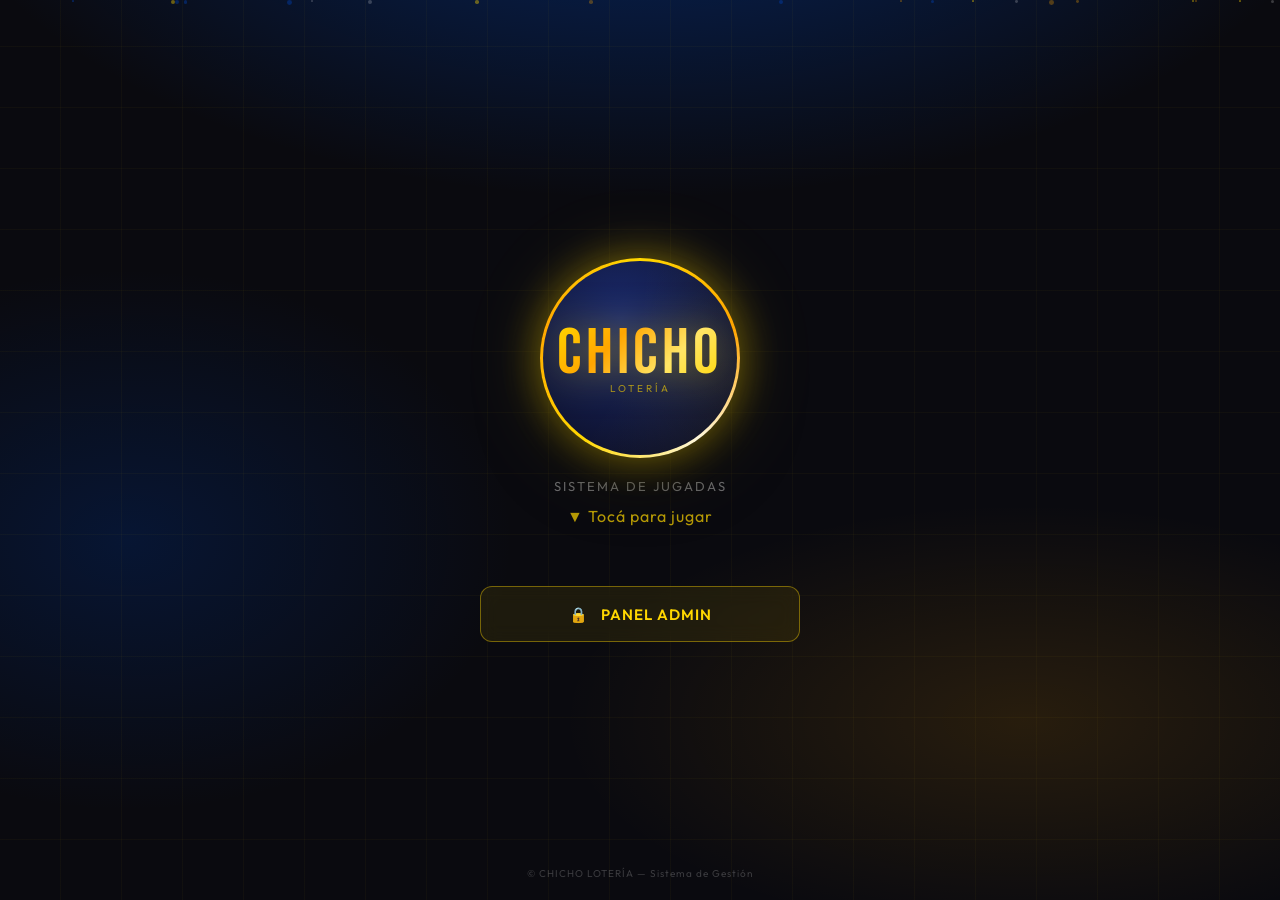
<file: index-6.html>
<!DOCTYPE html>
<html lang="es">
<head>
<meta charset="UTF-8">
<meta name="viewport" content="width=device-width, initial-scale=1.0">
<title>CHICHO — Lotería</title>
<link href="https://fonts.googleapis.com/css2?family=Bebas+Neue&family=Outfit:wght@300;400;600;700&display=swap" rel="stylesheet">
<style>
:root {
  --gold: #FFD700;
  --gold2: #FFA500;
  --dark: #0A0A0F;
  --blue: #0044BB;
  --blue2: #003087;
  --glass: rgba(255,255,255,0.05);
  --glass-border: rgba(255,215,0,0.2);
}

* { box-sizing: border-box; margin: 0; padding: 0; }

body {
  font-family: 'Outfit', sans-serif;
  background: var(--dark);
  min-height: 100vh;
  overflow-x: hidden;
  color: #fff;
}

/* ── FONDO ANIMADO ── */
.bg {
  position: fixed;
  inset: 0;
  z-index: 0;
  background:
    radial-gradient(ellipse 80% 60% at 50% -20%, rgba(0,68,187,0.5) 0%, transparent 70%),
    radial-gradient(ellipse 60% 40% at 80% 80%, rgba(255,165,0,0.12) 0%, transparent 60%),
    radial-gradient(ellipse 50% 50% at 10% 60%, rgba(0,48,135,0.3) 0%, transparent 60%),
    #0A0A0F;
}

.bg::before {
  content: '';
  position: absolute;
  inset: 0;
  background-image:
    repeating-linear-gradient(0deg, transparent, transparent 60px, rgba(255,215,0,0.03) 60px, rgba(255,215,0,0.03) 61px),
    repeating-linear-gradient(90deg, transparent, transparent 60px, rgba(255,215,0,0.03) 60px, rgba(255,215,0,0.03) 61px);
}

/* ── PARTÍCULAS ── */
.particles {
  position: fixed;
  inset: 0;
  z-index: 0;
  overflow: hidden;
  pointer-events: none;
}
.p {
  position: absolute;
  border-radius: 50%;
  animation: float linear infinite;
}
@keyframes float {
  0% { transform: translateY(100vh) rotate(0deg); opacity: 0; }
  10% { opacity: 1; }
  90% { opacity: 1; }
  100% { transform: translateY(-100px) rotate(720deg); opacity: 0; }
}

/* ── LANDING ── */
.landing {
  position: relative;
  z-index: 1;
  min-height: 100vh;
  display: flex;
  flex-direction: column;
  align-items: center;
  justify-content: center;
  padding: 40px 20px;
}

/* LOGO CHICHO */
.logo-wrap {
  display: flex;
  flex-direction: column;
  align-items: center;
  cursor: pointer;
  transition: transform 0.3s;
  margin-bottom: 60px;
  animation: fadeDown 0.8s ease both;
}
.logo-wrap:hover { transform: scale(1.05); }
.logo-wrap:active { transform: scale(0.97); }

@keyframes fadeDown {
  from { opacity: 0; transform: translateY(-30px); }
  to { opacity: 1; transform: translateY(0); }
}

.logo-ring {
  width: 200px;
  height: 200px;
  border-radius: 50%;
  background: radial-gradient(circle at 35% 35%, rgba(255,215,0,0.15), transparent 60%),
              conic-gradient(from 0deg, var(--gold), var(--gold2), #fff8dc, var(--gold), var(--gold2), var(--gold));
  padding: 3px;
  position: relative;
  box-shadow:
    0 0 40px rgba(255,215,0,0.4),
    0 0 80px rgba(255,215,0,0.15),
    0 20px 60px rgba(0,0,0,0.5);
  animation: spin 8s linear infinite;
}
@keyframes spin {
  from { filter: hue-rotate(0deg); }
  to { filter: hue-rotate(30deg); }
}

.logo-inner {
  width: 100%;
  height: 100%;
  border-radius: 50%;
  background: radial-gradient(circle at 40% 30%, #1a2a6c, #0a0a1a);
  display: flex;
  flex-direction: column;
  align-items: center;
  justify-content: center;
  position: relative;
  overflow: hidden;
}

.logo-inner::before {
  content: '';
  position: absolute;
  top: -50%;
  left: -50%;
  width: 200%;
  height: 200%;
  background: conic-gradient(from 0deg, transparent 0%, rgba(255,215,0,0.05) 30%, transparent 60%);
  animation: shimmer 3s linear infinite;
}
@keyframes shimmer {
  from { transform: rotate(0deg); }
  to { transform: rotate(360deg); }
}

.logo-text {
  font-family: 'Bebas Neue', sans-serif;
  font-size: 64px;
  line-height: 1;
  background: linear-gradient(135deg, #FFD700, #FFA500, #FFE566, #FFD700);
  -webkit-background-clip: text;
  -webkit-text-fill-color: transparent;
  background-clip: text;
  letter-spacing: 4px;
  position: relative;
  z-index: 1;
  text-shadow: none;
  filter: drop-shadow(0 0 20px rgba(255,215,0,0.5));
}

.logo-sub {
  font-size: 10px;
  letter-spacing: 3px;
  color: rgba(255,215,0,0.6);
  text-transform: uppercase;
  position: relative;
  z-index: 1;
  margin-top: -4px;
}

.logo-tagline {
  margin-top: 20px;
  font-size: 13px;
  color: rgba(255,255,255,0.4);
  letter-spacing: 2px;
  text-transform: uppercase;
}

.logo-cta {
  margin-top: 12px;
  font-size: 16px;
  color: var(--gold);
  opacity: 0.7;
  letter-spacing: 1px;
  animation: pulse 2s ease-in-out infinite;
}
@keyframes pulse {
  0%, 100% { opacity: 0.5; }
  50% { opacity: 1; }
}

/* BOTONES */
.btns {
  display: flex;
  flex-direction: column;
  gap: 14px;
  width: 100%;
  max-width: 320px;
  animation: fadeUp 0.8s 0.3s ease both;
}
@keyframes fadeUp {
  from { opacity: 0; transform: translateY(30px); }
  to { opacity: 1; transform: translateY(0); }
}

.btn-jugar {
  width: 100%;
  height: 56px;
  background: linear-gradient(135deg, var(--blue), var(--blue2));
  border: 1px solid rgba(255,215,0,0.3);
  border-radius: 12px;
  color: #fff;
  font-family: 'Outfit', sans-serif;
  font-size: 15px;
  font-weight: 600;
  letter-spacing: 1px;
  cursor: pointer;
  transition: all 0.2s;
  position: relative;
  overflow: hidden;
}
.btn-jugar::before {
  content: '';
  position: absolute;
  inset: 0;
  background: linear-gradient(135deg, rgba(255,215,0,0.1), transparent);
  opacity: 0;
  transition: opacity 0.2s;
}
.btn-jugar:hover { transform: translateY(-2px); box-shadow: 0 8px 30px rgba(0,68,187,0.4); }
.btn-jugar:hover::before { opacity: 1; }

.btn-admin {
  width: 100%;
  height: 56px;
  background: rgba(255,215,0,0.08);
  border: 1px solid rgba(255,215,0,0.4);
  border-radius: 12px;
  color: var(--gold);
  font-family: 'Outfit', sans-serif;
  font-size: 15px;
  font-weight: 600;
  letter-spacing: 1px;
  cursor: pointer;
  transition: all 0.2s;
  backdrop-filter: blur(10px);
}
.btn-admin:hover {
  background: rgba(255,215,0,0.15);
  transform: translateY(-2px);
  box-shadow: 0 8px 30px rgba(255,215,0,0.15);
}

.footer-land {
  position: absolute;
  bottom: 20px;
  font-size: 10px;
  color: rgba(255,255,255,0.2);
  letter-spacing: 1px;
}

/* ── MODAL LOGIN ── */
.modal-overlay {
  position: fixed;
  inset: 0;
  background: rgba(0,0,0,0.85);
  backdrop-filter: blur(8px);
  z-index: 100;
  display: flex;
  align-items: center;
  justify-content: center;
  opacity: 0;
  pointer-events: none;
  transition: opacity 0.3s;
}
.modal-overlay.open {
  opacity: 1;
  pointer-events: all;
}

.modal-box {
  background: linear-gradient(135deg, #111122, #0d0d20);
  border: 1px solid var(--glass-border);
  border-radius: 20px;
  padding: 40px 32px;
  width: 90%;
  max-width: 360px;
  box-shadow: 0 30px 80px rgba(0,0,0,0.6), 0 0 0 1px rgba(255,215,0,0.1);
  transform: scale(0.9) translateY(20px);
  transition: transform 0.3s;
}
.modal-overlay.open .modal-box {
  transform: scale(1) translateY(0);
}

.modal-title {
  font-family: 'Bebas Neue', sans-serif;
  font-size: 32px;
  letter-spacing: 3px;
  background: linear-gradient(135deg, var(--gold), var(--gold2));
  -webkit-background-clip: text;
  -webkit-text-fill-color: transparent;
  background-clip: text;
  margin-bottom: 8px;
}
.modal-sub {
  font-size: 12px;
  color: rgba(255,255,255,0.3);
  margin-bottom: 28px;
  letter-spacing: 1px;
}

.modal-input {
  width: 100%;
  background: rgba(255,255,255,0.05);
  border: 1px solid rgba(255,255,255,0.1);
  border-radius: 10px;
  padding: 14px 16px;
  color: #fff;
  font-family: 'Outfit', sans-serif;
  font-size: 20px;
  letter-spacing: 6px;
  text-align: center;
  outline: none;
  margin-bottom: 16px;
  transition: border-color 0.2s;
}
.modal-input:focus { border-color: var(--gold); }
.modal-input::placeholder { letter-spacing: 2px; font-size: 14px; color: rgba(255,255,255,0.2); }

.modal-err {
  color: #ff4444;
  font-size: 12px;
  text-align: center;
  margin-bottom: 12px;
  min-height: 16px;
}

.modal-btn {
  width: 100%;
  height: 50px;
  background: linear-gradient(135deg, var(--gold), var(--gold2));
  border: none;
  border-radius: 10px;
  color: #0a0a0f;
  font-family: 'Outfit', sans-serif;
  font-size: 15px;
  font-weight: 700;
  letter-spacing: 2px;
  cursor: pointer;
  transition: all 0.2s;
}
.modal-btn:hover { transform: translateY(-1px); box-shadow: 0 6px 20px rgba(255,215,0,0.3); }

.modal-close {
  width: 100%;
  height: 40px;
  background: transparent;
  border: 1px solid rgba(255,255,255,0.1);
  border-radius: 10px;
  color: rgba(255,255,255,0.3);
  font-family: 'Outfit', sans-serif;
  font-size: 13px;
  cursor: pointer;
  margin-top: 10px;
  transition: all 0.2s;
}
.modal-close:hover { border-color: rgba(255,255,255,0.3); color: rgba(255,255,255,0.6); }

/* ── DASHBOARD ── */
.dashboard {
  display: none;
  position: fixed;
  inset: 0;
  z-index: 50;
  background: #0d0d1a;
  overflow-y: auto;
}
.dashboard.open { display: block; }

.dash-header {
  background: linear-gradient(135deg, #111130, #0d0d20);
  border-bottom: 1px solid rgba(255,215,0,0.15);
  padding: 20px 24px;
  display: flex;
  align-items: center;
  justify-content: space-between;
  position: sticky;
  top: 0;
  z-index: 10;
  backdrop-filter: blur(20px);
}
.dash-title {
  font-family: 'Bebas Neue', sans-serif;
  font-size: 28px;
  letter-spacing: 3px;
  background: linear-gradient(135deg, var(--gold), var(--gold2));
  -webkit-background-clip: text;
  -webkit-text-fill-color: transparent;
  background-clip: text;
}
.dash-sub { font-size: 11px; color: rgba(255,255,255,0.3); letter-spacing: 1px; }
.btn-cerrar {
  background: rgba(255,68,68,0.1);
  border: 1px solid rgba(255,68,68,0.3);
  border-radius: 8px;
  color: #ff4444;
  font-family: 'Outfit', sans-serif;
  font-size: 12px;
  padding: 8px 16px;
  cursor: pointer;
  transition: all 0.2s;
}
.btn-cerrar:hover { background: rgba(255,68,68,0.2); }

/* STATS */
.stats-grid {
  display: grid;
  grid-template-columns: repeat(2, 1fr);
  gap: 12px;
  padding: 20px 16px 0;
}
.stat-card {
  background: linear-gradient(135deg, rgba(255,255,255,0.04), rgba(255,255,255,0.01));
  border: 1px solid rgba(255,215,0,0.1);
  border-radius: 14px;
  padding: 18px 16px;
}
.stat-label { font-size: 10px; color: rgba(255,255,255,0.3); letter-spacing: 1px; text-transform: uppercase; margin-bottom: 6px; }
.stat-val { font-family: 'Bebas Neue', sans-serif; font-size: 32px; color: var(--gold); letter-spacing: 2px; }
.stat-val.blue { color: #4488ff; }
.stat-val.green { color: #44ff88; }
.stat-val.orange { color: #ff8844; }

/* FILTROS */
.filtros {
  display: flex;
  gap: 8px;
  padding: 16px 16px 0;
  flex-wrap: wrap;
}
.filtro-btn {
  background: rgba(255,255,255,0.04);
  border: 1px solid rgba(255,255,255,0.1);
  border-radius: 20px;
  color: rgba(255,255,255,0.5);
  font-family: 'Outfit', sans-serif;
  font-size: 11px;
  padding: 6px 14px;
  cursor: pointer;
  transition: all 0.2s;
}
.filtro-btn.active {
  background: rgba(255,215,0,0.12);
  border-color: rgba(255,215,0,0.4);
  color: var(--gold);
}

.dash-search {
  margin: 12px 16px 0;
  width: calc(100% - 32px);
  background: rgba(255,255,255,0.04);
  border: 1px solid rgba(255,255,255,0.1);
  border-radius: 10px;
  padding: 12px 16px;
  color: #fff;
  font-family: 'Outfit', sans-serif;
  font-size: 13px;
  outline: none;
}
.dash-search:focus { border-color: rgba(255,215,0,0.3); }
.dash-search::placeholder { color: rgba(255,255,255,0.2); }

/* JUGADAS */
.jugadas-list { padding: 16px; display: flex; flex-direction: column; gap: 12px; }

.jcard {
  background: linear-gradient(135deg, rgba(255,255,255,0.04), rgba(255,255,255,0.01));
  border: 1px solid rgba(255,255,255,0.07);
  border-radius: 14px;
  padding: 16px;
  transition: border-color 0.2s;
}
.jcard:hover { border-color: rgba(255,215,0,0.2); }

.jcard-top {
  display: flex;
  justify-content: space-between;
  align-items: flex-start;
  margin-bottom: 10px;
}
.jcard-nombre { font-size: 17px; font-weight: 700; color: #fff; }
.jcard-fecha { font-size: 10px; color: rgba(255,255,255,0.3); margin-top: 2px; }

.badge {
  font-size: 10px;
  font-weight: 600;
  padding: 3px 10px;
  border-radius: 20px;
  letter-spacing: 1px;
  text-transform: uppercase;
}
.badge-pend { background: rgba(255,136,68,0.15); color: #ff8844; border: 1px solid rgba(255,136,68,0.3); }
.badge-pag { background: rgba(68,255,136,0.15); color: #44ff88; border: 1px solid rgba(68,255,136,0.3); }

.jcard-nums {
  display: flex;
  gap: 5px;
  flex-wrap: wrap;
  margin-bottom: 10px;
}
.jnum {
  width: 28px;
  height: 28px;
  border-radius: 50%;
  background: linear-gradient(135deg, var(--blue), var(--blue2));
  color: #fff;
  font-size: 11px;
  font-weight: 700;
  display: flex;
  align-items: center;
  justify-content: center;
}

.jcard-bottom {
  display: flex;
  justify-content: space-between;
  align-items: center;
}
.jcard-modal { font-size: 11px; color: rgba(255,255,255,0.3); }
.jcard-total { font-family: 'Bebas Neue', sans-serif; font-size: 22px; color: var(--gold); letter-spacing: 1px; }

.jcard-actions { display: flex; gap: 6px; margin-top: 10px; }
.jbtn {
  flex: 1;
  height: 32px;
  border-radius: 8px;
  font-family: 'Outfit', sans-serif;
  font-size: 11px;
  font-weight: 600;
  cursor: pointer;
  transition: all 0.2s;
  border: none;
}
.jbtn-pag { background: rgba(68,255,136,0.1); color: #44ff88; border: 1px solid rgba(68,255,136,0.2); }
.jbtn-pag:hover { background: rgba(68,255,136,0.2); }
.jbtn-del { background: rgba(255,68,68,0.1); color: #ff4444; border: 1px solid rgba(255,68,68,0.2); }
.jbtn-del:hover { background: rgba(255,68,68,0.2); }

.dash-empty {
  text-align: center;
  padding: 60px 20px;
  color: rgba(255,255,255,0.2);
  font-size: 14px;
  line-height: 1.8;
}

.dash-footer {
  padding: 16px;
  display: flex;
  justify-content: flex-end;
}
.btn-borrar-todo {
  background: rgba(255,68,68,0.08);
  border: 1px solid rgba(255,68,68,0.2);
  border-radius: 8px;
  color: rgba(255,68,68,0.6);
  font-family: 'Outfit', sans-serif;
  font-size: 12px;
  padding: 8px 16px;
  cursor: pointer;
  transition: all 0.2s;
}
.btn-borrar-todo:hover { background: rgba(255,68,68,0.15); color: #ff4444; }
</style>
</head>
<body>

<!-- FONDO -->
<div class="bg"></div>
<div class="particles" id="particles"></div>

<!-- ===== LANDING ===== -->
<div class="landing" id="landing">

  <!-- LOGO CHICHO -->
  <div class="logo-wrap" onclick="abrirQuini()" title="Ir a Quini 6">
    <div class="logo-ring">
      <div class="logo-inner">
        <div class="logo-text">CHICHO</div>
        <div class="logo-sub">Lotería</div>
      </div>
    </div>
    <div class="logo-tagline">Sistema de Jugadas</div>
    <div class="logo-cta">▼ Tocá para jugar</div>
  </div>

  <!-- BOTONES -->
  <div class="btns">
    <button class="btn-admin" onclick="abrirLoginModal()">
      🔒 &nbsp; PANEL ADMIN
    </button>
  </div>

  <div class="footer-land">© CHICHO LOTERÍA — Sistema de Gestión</div>
</div>

<!-- ===== MODAL LOGIN ===== -->
<div class="modal-overlay" id="modal-login">
  <div class="modal-box">
    <div class="modal-title">ADMIN</div>
    <div class="modal-sub">ACCESO RESTRINGIDO</div>
    <input
      class="modal-input"
      type="password"
      id="inp-pass"
      placeholder="Contraseña"
      maxlength="8"
      onkeydown="if(event.key==='Enter'){loginCheck();}"
    >
    <div class="modal-err" id="login-err"></div>
    <button class="modal-btn" onclick="loginCheck()">INGRESAR</button>
    <button class="modal-close" onclick="cerrarLogin()">Cancelar</button>
  </div>
</div>

<!-- ===== DASHBOARD ===== -->
<div class="dashboard" id="dashboard">

  <div class="dash-header">
    <div>
      <div class="dash-title">DASHBOARD</div>
      <div class="dash-sub">REGISTRO DE JUGADAS</div>
    </div>
    <button class="btn-cerrar" onclick="cerrarDash()">✕ Salir</button>
  </div>

  <!-- STATS -->
  <div class="stats-grid" id="stats-grid">
    <div class="stat-card">
      <div class="stat-label">Total Jugadas</div>
      <div class="stat-val blue" id="st-total">0</div>
    </div>
    <div class="stat-card">
      <div class="stat-label">Recaudado</div>
      <div class="stat-val green" id="st-monto">$0</div>
    </div>
    <div class="stat-card">
      <div class="stat-label">Pendientes</div>
      <div class="stat-val orange" id="st-pend">0</div>
    </div>
    <div class="stat-card">
      <div class="stat-label">Pagados</div>
      <div class="stat-val" id="st-pag">0</div>
    </div>
  </div>

  <!-- FILTROS -->
  <div class="filtros">
    <button class="filtro-btn active" onclick="setFiltro('todos',this)">Todos</button>
    <button class="filtro-btn" onclick="setFiltro('pendiente',this)">Pendientes</button>
    <button class="filtro-btn" onclick="setFiltro('pagado',this)">Pagados</button>
  </div>

  <!-- BUSCADOR -->
  <input class="dash-search" type="text" id="dash-search" placeholder="🔍 Buscar por nombre..." oninput="renderJugadas()">

  <!-- LISTA -->
  <div class="jugadas-list" id="jugadas-list"></div>

  <!-- FOOTER -->
  <div class="dash-footer">
    <button class="btn-borrar-todo" onclick="borrarTodo()">🗑 Borrar todo el registro</button>
  </div>

</div>

<script>
var filtroActual = "todos";

/* ── PARTÍCULAS ── */
(function() {
  var container = document.getElementById("particles");
  var colors = ["rgba(255,215,0,0.4)","rgba(255,165,0,0.3)","rgba(0,68,187,0.4)","rgba(255,255,255,0.2)"];
  for (var i = 0; i < 20; i++) {
    (function() {
      var p = document.createElement("div");
      p.className = "p";
      var size = Math.random() * 4 + 1;
      p.style.cssText = [
        "width:" + size + "px",
        "height:" + size + "px",
        "left:" + Math.random()*100 + "%",
        "background:" + colors[Math.floor(Math.random()*colors.length)],
        "animation-duration:" + (Math.random()*15+10) + "s",
        "animation-delay:" + (Math.random()*15) + "s"
      ].join(";");
      container.appendChild(p);
    })();
  }
})();

/* ── NAVEGACIÓN ── */
function abrirQuini() {
  window.open("quini6-5.html", "_blank");
}

function abrirLoginModal() {
  document.getElementById("modal-login").classList.add("open");
  document.getElementById("inp-pass").value = "";
  document.getElementById("login-err").textContent = "";
  setTimeout(function() { document.getElementById("inp-pass").focus(); }, 300);
}

function cerrarLogin() {
  document.getElementById("modal-login").classList.remove("open");
}

function loginCheck() {
  var pass = document.getElementById("inp-pass").value;
  if (pass === "1234") {
    cerrarLogin();
    abrirDash();
  } else {
    document.getElementById("login-err").textContent = "Contraseña incorrecta";
    document.getElementById("inp-pass").value = "";
    document.getElementById("inp-pass").focus();
  }
}

/* ── DASHBOARD ── */
function abrirDash() {
  document.getElementById("dashboard").classList.add("open");
  actualizarStats();
  renderJugadas();
}

function cerrarDash() {
  document.getElementById("dashboard").classList.remove("open");
}

function setFiltro(f, btn) {
  filtroActual = f;
  document.querySelectorAll(".filtro-btn").forEach(function(b) { b.classList.remove("active"); });
  btn.classList.add("active");
  renderJugadas();
}

/* ── DATA ── */
function loadPedidos() {
  try {
    var d = localStorage.getItem("q6v2");
    return d ? JSON.parse(d) : [];
  } catch(e) { return []; }
}

function savePedidos(lista) {
  try { localStorage.setItem("q6v2", JSON.stringify(lista)); } catch(e) {}
}

function actualizarStats() {
  var lista = loadPedidos();
  var pagados = lista.filter(function(p) { return p.estado === "pagado"; });
  var pendientes = lista.filter(function(p) { return p.estado !== "pagado"; });
  var totalMonto = pagados.reduce(function(s, p) { return s + p.total; }, 0);

  document.getElementById("st-total").textContent = lista.length;
  document.getElementById("st-monto").textContent = "$" + totalMonto.toLocaleString("es-AR");
  document.getElementById("st-pend").textContent = pendientes.length;
  document.getElementById("st-pag").textContent = pagados.length;
}

function renderJugadas() {
  var lista = loadPedidos();
  var busqueda = document.getElementById("dash-search").value.toLowerCase();

  // Filtrar
  lista = lista.filter(function(p) {
    if (filtroActual !== "todos" && p.estado !== filtroActual) { return false; }
    if (busqueda) {
      var nombre = (p.nombre + " " + p.apellido).toLowerCase();
      if (nombre.indexOf(busqueda) < 0) { return false; }
    }
    return true;
  });

  var c = document.getElementById("jugadas-list");
  if (!lista.length) {
    c.innerHTML = "<div class='dash-empty'>No hay jugadas para mostrar.<br>Las jugadas aparecen aquí después de completar el formulario.</div>";
    actualizarStats();
    return;
  }

  var h = "";
  for (var i = 0; i < lista.length; i++) {
    var p = lista[i];
    var esPagado = p.estado === "pagado";
    var badgeClass = esPagado ? "badge badge-pag" : "badge badge-pend";
    var badgeText = esPagado ? "✓ PAGADO" : "⏳ PENDIENTE";

    var nums = "";
    for (var j = 0; j < p.numeros.length; j++) {
      nums += "<div class='jnum'>" + p.numeros[j] + "</div>";
    }

    h += "<div class='jcard' id='card-" + p.id + "'>";
    h += "<div class='jcard-top'>";
    h += "<div><div class='jcard-nombre'>" + p.nombre + " " + p.apellido + "</div>";
    h += "<div class='jcard-fecha'>📅 " + p.fecha + "</div></div>";
    h += "<span class='" + badgeClass + "'>" + badgeText + "</span>";
    h += "</div>";
    h += "<div class='jcard-nums'>" + nums + "</div>";
    h += "<div class='jcard-bottom'>";
    h += "<div class='jcard-modal'>🎰 " + p.modalidades + "</div>";
    h += "<div class='jcard-total'>$ " + p.total.toLocaleString("es-AR") + "</div>";
    h += "</div>";
    h += "<div class='jcard-actions'>";
    if (!esPagado) {
      h += "<button class='jbtn jbtn-pag' onclick='marcarPagado(" + p.id + ")'>✓ Marcar Pagado</button>";
    } else {
      h += "<button class='jbtn jbtn-pag' onclick='marcarPendiente(" + p.id + ")' style='opacity:0.5'>↩ Pendiente</button>";
    }
    h += "<button class='jbtn jbtn-del' onclick='eliminarJugada(" + p.id + ")'>🗑 Eliminar</button>";
    h += "</div>";
    h += "</div>";
  }
  c.innerHTML = h;
  actualizarStats();
}

function marcarPagado(id) {
  var lista = loadPedidos();
  for (var i = 0; i < lista.length; i++) {
    if (lista[i].id == id) { lista[i].estado = "pagado"; break; }
  }
  savePedidos(lista);
  renderJugadas();
}

function marcarPendiente(id) {
  var lista = loadPedidos();
  for (var i = 0; i < lista.length; i++) {
    if (lista[i].id == id) { lista[i].estado = "pendiente"; break; }
  }
  savePedidos(lista);
  renderJugadas();
}

function eliminarJugada(id) {
  if (!confirm("Eliminar esta jugada?")) { return; }
  var lista = loadPedidos().filter(function(p) { return p.id != id; });
  savePedidos(lista);
  renderJugadas();
}

function borrarTodo() {
  if (!confirm("Borrar TODAS las jugadas del registro?")) { return; }
  try { localStorage.removeItem("q6v2"); } catch(e) {}
  renderJugadas();
}

// Cerrar modal al clickear afuera
document.getElementById("modal-login").addEventListener("click", function(e) {
  if (e.target === this) { cerrarLogin(); }
});
</script>
</body>
</html>
</file>
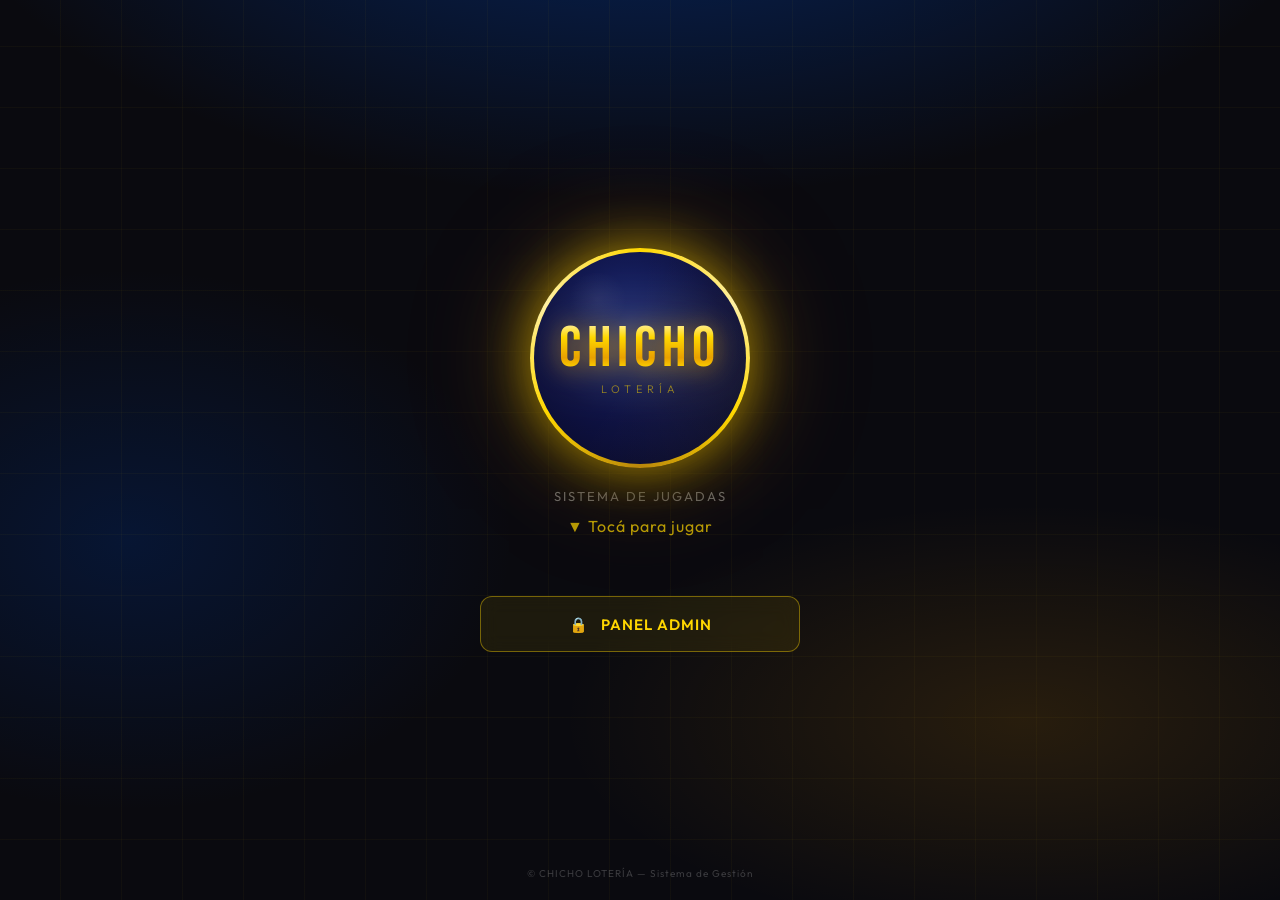
<file: index-7.html>
<!DOCTYPE html>
<html lang="es">
<head>
<meta charset="UTF-8">
<meta name="viewport" content="width=device-width, initial-scale=1.0">
<title>CHICHO — Lotería</title>
<link href="https://fonts.googleapis.com/css2?family=Bebas+Neue&family=Outfit:wght@300;400;600;700&display=swap" rel="stylesheet">
<style>
:root {
  --gold: #FFD700;
  --gold2: #FFA500;
  --dark: #0A0A0F;
  --blue: #0044BB;
  --blue2: #003087;
  --glass: rgba(255,255,255,0.05);
  --glass-border: rgba(255,215,0,0.2);
}

* { box-sizing: border-box; margin: 0; padding: 0; }

body {
  font-family: 'Outfit', sans-serif;
  background: var(--dark);
  min-height: 100vh;
  overflow-x: hidden;
  color: #fff;
}

/* ── FONDO ANIMADO ── */
.bg {
  position: fixed;
  inset: 0;
  z-index: 0;
  background:
    radial-gradient(ellipse 80% 60% at 50% -20%, rgba(0,68,187,0.5) 0%, transparent 70%),
    radial-gradient(ellipse 60% 40% at 80% 80%, rgba(255,165,0,0.12) 0%, transparent 60%),
    radial-gradient(ellipse 50% 50% at 10% 60%, rgba(0,48,135,0.3) 0%, transparent 60%),
    #0A0A0F;
}

.bg::before {
  content: '';
  position: absolute;
  inset: 0;
  background-image:
    repeating-linear-gradient(0deg, transparent, transparent 60px, rgba(255,215,0,0.03) 60px, rgba(255,215,0,0.03) 61px),
    repeating-linear-gradient(90deg, transparent, transparent 60px, rgba(255,215,0,0.03) 60px, rgba(255,215,0,0.03) 61px);
}

/* ── BILLETES ── */
.particles {
  position: fixed;
  inset: 0;
  z-index: 0;
  overflow: hidden;
  pointer-events: none;
}
.bill {
  position: absolute;
  top: -120px;
  animation: fallBill linear infinite;
  transform-origin: center;
  filter: drop-shadow(0 4px 8px rgba(0,0,0,0.4));
}
@keyframes fallBill {
  0% {
    top: -120px;
    opacity: 0;
    transform: rotate(var(--rot-start)) translateX(0px);
  }
  5% { opacity: 0.85; }
  90% { opacity: 0.85; }
  100% {
    top: 110vh;
    opacity: 0;
    transform: rotate(var(--rot-end)) translateX(var(--sway));
  }
}

/* ── LANDING ── */
.landing {
  position: relative;
  z-index: 1;
  min-height: 100vh;
  display: flex;
  flex-direction: column;
  align-items: center;
  justify-content: center;
  padding: 40px 20px;
}

/* LOGO CHICHO */
.logo-wrap {
  display: flex;
  flex-direction: column;
  align-items: center;
  cursor: pointer;
  transition: transform 0.3s;
  margin-bottom: 60px;
  animation: fadeDown 0.8s ease both;
}
.logo-wrap:hover { transform: scale(1.05); }
.logo-wrap:active { transform: scale(0.97); }

@keyframes fadeDown {
  from { opacity: 0; transform: translateY(-30px); }
  to { opacity: 1; transform: translateY(0); }
}

.logo-ring {
  width: 220px;
  height: 220px;
  border-radius: 50%;
  background: conic-gradient(from 0deg,
    #FFD700 0deg, #FFF0A0 60deg, #FFD700 120deg,
    #B8860B 180deg, #FFD700 240deg, #FFF0A0 300deg, #FFD700 360deg);
  padding: 4px;
  position: relative;
  box-shadow:
    0 0 50px rgba(255,215,0,0.55),
    0 0 100px rgba(255,180,0,0.25),
    0 0 160px rgba(255,140,0,0.12),
    0 20px 60px rgba(0,0,0,0.6);
  animation: ringGlow 4s ease-in-out infinite;
}
@keyframes ringGlow {
  0%, 100% {
    box-shadow:
      0 0 50px rgba(255,215,0,0.55),
      0 0 100px rgba(255,180,0,0.25),
      0 0 160px rgba(255,140,0,0.12),
      0 20px 60px rgba(0,0,0,0.6);
  }
  50% {
    box-shadow:
      0 0 70px rgba(255,215,0,0.8),
      0 0 130px rgba(255,180,0,0.4),
      0 0 200px rgba(255,140,0,0.2),
      0 20px 60px rgba(0,0,0,0.6);
  }
}

.logo-inner {
  width: 100%;
  height: 100%;
  border-radius: 50%;
  background: radial-gradient(circle at 45% 35%, #1e2d7a, #0e1245 50%, #080820);
  display: flex;
  flex-direction: column;
  align-items: center;
  justify-content: center;
  position: relative;
  overflow: hidden;
  gap: 2px;
}

.logo-inner::before {
  content: '';
  position: absolute;
  top: -50%;
  left: -50%;
  width: 200%;
  height: 200%;
  background: conic-gradient(from 0deg, transparent 0%, rgba(255,215,0,0.04) 30%, transparent 60%);
  animation: shimmer 4s linear infinite;
}
@keyframes shimmer {
  from { transform: rotate(0deg); }
  to { transform: rotate(360deg); }
}

.logo-inner::after {
  content: '';
  position: absolute;
  top: 10%;
  left: 15%;
  width: 30%;
  height: 25%;
  background: radial-gradient(circle, rgba(255,255,255,0.06) 0%, transparent 70%);
  border-radius: 50%;
  pointer-events: none;
}

.logo-text {
  font-family: 'Bebas Neue', sans-serif;
  font-size: 58px;
  line-height: 1;
  letter-spacing: 6px;
  position: relative;
  z-index: 1;
  background: linear-gradient(180deg,
    #FFF5C0 0%,
    #FFD700 30%,
    #E8A000 65%,
    #FFD700 85%,
    #FFF0A0 100%);
  -webkit-background-clip: text;
  -webkit-text-fill-color: transparent;
  background-clip: text;
  filter: drop-shadow(0 2px 12px rgba(255,180,0,0.6)) drop-shadow(0 0 30px rgba(255,215,0,0.3));
  animation: textShimmer 3s ease-in-out infinite;
}
@keyframes textShimmer {
  0%, 100% {
    filter: drop-shadow(0 2px 12px rgba(255,180,0,0.6)) drop-shadow(0 0 30px rgba(255,215,0,0.3));
  }
  50% {
    filter: drop-shadow(0 2px 20px rgba(255,220,0,0.9)) drop-shadow(0 0 50px rgba(255,215,0,0.6));
  }
}

.logo-sub {
  font-family: 'Outfit', sans-serif;
  font-size: 11px;
  letter-spacing: 5px;
  font-weight: 300;
  color: rgba(255,215,0,0.55);
  text-transform: uppercase;
  position: relative;
  z-index: 1;
  margin-top: 2px;
}

.logo-tagline {
  margin-top: 20px;
  font-size: 13px;
  color: rgba(255,255,255,0.4);
  letter-spacing: 2px;
  text-transform: uppercase;
}

.logo-cta {
  margin-top: 12px;
  font-size: 16px;
  color: var(--gold);
  opacity: 0.7;
  letter-spacing: 1px;
  animation: pulse 2s ease-in-out infinite;
}
@keyframes pulse {
  0%, 100% { opacity: 0.5; }
  50% { opacity: 1; }
}

/* BOTONES */
.btns {
  display: flex;
  flex-direction: column;
  gap: 14px;
  width: 100%;
  max-width: 320px;
  animation: fadeUp 0.8s 0.3s ease both;
}
@keyframes fadeUp {
  from { opacity: 0; transform: translateY(30px); }
  to { opacity: 1; transform: translateY(0); }
}

.btn-jugar {
  width: 100%;
  height: 56px;
  background: linear-gradient(135deg, var(--blue), var(--blue2));
  border: 1px solid rgba(255,215,0,0.3);
  border-radius: 12px;
  color: #fff;
  font-family: 'Outfit', sans-serif;
  font-size: 15px;
  font-weight: 600;
  letter-spacing: 1px;
  cursor: pointer;
  transition: all 0.2s;
  position: relative;
  overflow: hidden;
}
.btn-jugar::before {
  content: '';
  position: absolute;
  inset: 0;
  background: linear-gradient(135deg, rgba(255,215,0,0.1), transparent);
  opacity: 0;
  transition: opacity 0.2s;
}
.btn-jugar:hover { transform: translateY(-2px); box-shadow: 0 8px 30px rgba(0,68,187,0.4); }
.btn-jugar:hover::before { opacity: 1; }

.btn-admin {
  width: 100%;
  height: 56px;
  background: rgba(255,215,0,0.08);
  border: 1px solid rgba(255,215,0,0.4);
  border-radius: 12px;
  color: var(--gold);
  font-family: 'Outfit', sans-serif;
  font-size: 15px;
  font-weight: 600;
  letter-spacing: 1px;
  cursor: pointer;
  transition: all 0.2s;
  backdrop-filter: blur(10px);
}
.btn-admin:hover {
  background: rgba(255,215,0,0.15);
  transform: translateY(-2px);
  box-shadow: 0 8px 30px rgba(255,215,0,0.15);
}

.footer-land {
  position: absolute;
  bottom: 20px;
  font-size: 10px;
  color: rgba(255,255,255,0.2);
  letter-spacing: 1px;
}

/* ── MODAL LOGIN ── */
.modal-overlay {
  position: fixed;
  inset: 0;
  background: rgba(0,0,0,0.85);
  backdrop-filter: blur(8px);
  z-index: 100;
  display: flex;
  align-items: center;
  justify-content: center;
  opacity: 0;
  pointer-events: none;
  transition: opacity 0.3s;
}
.modal-overlay.open {
  opacity: 1;
  pointer-events: all;
}

.modal-box {
  background: linear-gradient(135deg, #111122, #0d0d20);
  border: 1px solid var(--glass-border);
  border-radius: 20px;
  padding: 40px 32px;
  width: 90%;
  max-width: 360px;
  box-shadow: 0 30px 80px rgba(0,0,0,0.6), 0 0 0 1px rgba(255,215,0,0.1);
  transform: scale(0.9) translateY(20px);
  transition: transform 0.3s;
}
.modal-overlay.open .modal-box {
  transform: scale(1) translateY(0);
}

.modal-title {
  font-family: 'Bebas Neue', sans-serif;
  font-size: 32px;
  letter-spacing: 3px;
  background: linear-gradient(135deg, var(--gold), var(--gold2));
  -webkit-background-clip: text;
  -webkit-text-fill-color: transparent;
  background-clip: text;
  margin-bottom: 8px;
}
.modal-sub {
  font-size: 12px;
  color: rgba(255,255,255,0.3);
  margin-bottom: 28px;
  letter-spacing: 1px;
}

.modal-input {
  width: 100%;
  background: rgba(255,255,255,0.05);
  border: 1px solid rgba(255,255,255,0.1);
  border-radius: 10px;
  padding: 14px 16px;
  color: #fff;
  font-family: 'Outfit', sans-serif;
  font-size: 20px;
  letter-spacing: 6px;
  text-align: center;
  outline: none;
  margin-bottom: 16px;
  transition: border-color 0.2s;
}
.modal-input:focus { border-color: var(--gold); }
.modal-input::placeholder { letter-spacing: 2px; font-size: 14px; color: rgba(255,255,255,0.2); }

.modal-err {
  color: #ff4444;
  font-size: 12px;
  text-align: center;
  margin-bottom: 12px;
  min-height: 16px;
}

.modal-btn {
  width: 100%;
  height: 50px;
  background: linear-gradient(135deg, var(--gold), var(--gold2));
  border: none;
  border-radius: 10px;
  color: #0a0a0f;
  font-family: 'Outfit', sans-serif;
  font-size: 15px;
  font-weight: 700;
  letter-spacing: 2px;
  cursor: pointer;
  transition: all 0.2s;
}
.modal-btn:hover { transform: translateY(-1px); box-shadow: 0 6px 20px rgba(255,215,0,0.3); }

.modal-close {
  width: 100%;
  height: 40px;
  background: transparent;
  border: 1px solid rgba(255,255,255,0.1);
  border-radius: 10px;
  color: rgba(255,255,255,0.3);
  font-family: 'Outfit', sans-serif;
  font-size: 13px;
  cursor: pointer;
  margin-top: 10px;
  transition: all 0.2s;
}
.modal-close:hover { border-color: rgba(255,255,255,0.3); color: rgba(255,255,255,0.6); }

/* ── DASHBOARD ── */
.dashboard {
  display: none;
  position: fixed;
  inset: 0;
  z-index: 50;
  background: #0d0d1a;
  overflow-y: auto;
}
.dashboard.open { display: block; }

.dash-header {
  background: linear-gradient(135deg, #111130, #0d0d20);
  border-bottom: 1px solid rgba(255,215,0,0.15);
  padding: 20px 24px;
  display: flex;
  align-items: center;
  justify-content: space-between;
  position: sticky;
  top: 0;
  z-index: 10;
  backdrop-filter: blur(20px);
}
.dash-title {
  font-family: 'Bebas Neue', sans-serif;
  font-size: 28px;
  letter-spacing: 3px;
  background: linear-gradient(135deg, var(--gold), var(--gold2));
  -webkit-background-clip: text;
  -webkit-text-fill-color: transparent;
  background-clip: text;
}
.dash-sub { font-size: 11px; color: rgba(255,255,255,0.3); letter-spacing: 1px; }
.btn-cerrar {
  background: rgba(255,68,68,0.1);
  border: 1px solid rgba(255,68,68,0.3);
  border-radius: 8px;
  color: #ff4444;
  font-family: 'Outfit', sans-serif;
  font-size: 12px;
  padding: 8px 16px;
  cursor: pointer;
  transition: all 0.2s;
}
.btn-cerrar:hover { background: rgba(255,68,68,0.2); }

/* STATS */
.stats-grid {
  display: grid;
  grid-template-columns: repeat(2, 1fr);
  gap: 12px;
  padding: 20px 16px 0;
}
.stat-card {
  background: linear-gradient(135deg, rgba(255,255,255,0.04), rgba(255,255,255,0.01));
  border: 1px solid rgba(255,215,0,0.1);
  border-radius: 14px;
  padding: 18px 16px;
}
.stat-label { font-size: 10px; color: rgba(255,255,255,0.3); letter-spacing: 1px; text-transform: uppercase; margin-bottom: 6px; }
.stat-val { font-family: 'Bebas Neue', sans-serif; font-size: 32px; color: var(--gold); letter-spacing: 2px; }
.stat-val.blue { color: #4488ff; }
.stat-val.green { color: #44ff88; }
.stat-val.orange { color: #ff8844; }

/* FILTROS */
.filtros {
  display: flex;
  gap: 8px;
  padding: 16px 16px 0;
  flex-wrap: wrap;
}
.filtro-btn {
  background: rgba(255,255,255,0.04);
  border: 1px solid rgba(255,255,255,0.1);
  border-radius: 20px;
  color: rgba(255,255,255,0.5);
  font-family: 'Outfit', sans-serif;
  font-size: 11px;
  padding: 6px 14px;
  cursor: pointer;
  transition: all 0.2s;
}
.filtro-btn.active {
  background: rgba(255,215,0,0.12);
  border-color: rgba(255,215,0,0.4);
  color: var(--gold);
}

.dash-search {
  margin: 12px 16px 0;
  width: calc(100% - 32px);
  background: rgba(255,255,255,0.04);
  border: 1px solid rgba(255,255,255,0.1);
  border-radius: 10px;
  padding: 12px 16px;
  color: #fff;
  font-family: 'Outfit', sans-serif;
  font-size: 13px;
  outline: none;
}
.dash-search:focus { border-color: rgba(255,215,0,0.3); }
.dash-search::placeholder { color: rgba(255,255,255,0.2); }

/* JUGADAS */
.jugadas-list { padding: 16px; display: flex; flex-direction: column; gap: 12px; }

.jcard {
  background: linear-gradient(135deg, rgba(255,255,255,0.04), rgba(255,255,255,0.01));
  border: 1px solid rgba(255,255,255,0.07);
  border-radius: 14px;
  padding: 16px;
  transition: border-color 0.2s;
}
.jcard:hover { border-color: rgba(255,215,0,0.2); }

.jcard-top {
  display: flex;
  justify-content: space-between;
  align-items: flex-start;
  margin-bottom: 10px;
}
.jcard-nombre { font-size: 17px; font-weight: 700; color: #fff; }
.jcard-fecha { font-size: 10px; color: rgba(255,255,255,0.3); margin-top: 2px; }

.badge {
  font-size: 10px;
  font-weight: 600;
  padding: 3px 10px;
  border-radius: 20px;
  letter-spacing: 1px;
  text-transform: uppercase;
}
.badge-pend { background: rgba(255,136,68,0.15); color: #ff8844; border: 1px solid rgba(255,136,68,0.3); }
.badge-pag { background: rgba(68,255,136,0.15); color: #44ff88; border: 1px solid rgba(68,255,136,0.3); }

.jcard-nums {
  display: flex;
  gap: 5px;
  flex-wrap: wrap;
  margin-bottom: 10px;
}
.jnum {
  width: 28px;
  height: 28px;
  border-radius: 50%;
  background: linear-gradient(135deg, var(--blue), var(--blue2));
  color: #fff;
  font-size: 11px;
  font-weight: 700;
  display: flex;
  align-items: center;
  justify-content: center;
}

.jcard-bottom {
  display: flex;
  justify-content: space-between;
  align-items: center;
}
.jcard-modal { font-size: 11px; color: rgba(255,255,255,0.3); }
.jcard-total { font-family: 'Bebas Neue', sans-serif; font-size: 22px; color: var(--gold); letter-spacing: 1px; }

.jcard-actions { display: flex; gap: 6px; margin-top: 10px; }
.jbtn {
  flex: 1;
  height: 32px;
  border-radius: 8px;
  font-family: 'Outfit', sans-serif;
  font-size: 11px;
  font-weight: 600;
  cursor: pointer;
  transition: all 0.2s;
  border: none;
}
.jbtn-pag { background: rgba(68,255,136,0.1); color: #44ff88; border: 1px solid rgba(68,255,136,0.2); }
.jbtn-pag:hover { background: rgba(68,255,136,0.2); }
.jbtn-del { background: rgba(255,68,68,0.1); color: #ff4444; border: 1px solid rgba(255,68,68,0.2); }
.jbtn-del:hover { background: rgba(255,68,68,0.2); }

.dash-empty {
  text-align: center;
  padding: 60px 20px;
  color: rgba(255,255,255,0.2);
  font-size: 14px;
  line-height: 1.8;
}

.dash-footer {
  padding: 16px;
  display: flex;
  justify-content: flex-end;
}
.btn-borrar-todo {
  background: rgba(255,68,68,0.08);
  border: 1px solid rgba(255,68,68,0.2);
  border-radius: 8px;
  color: rgba(255,68,68,0.6);
  font-family: 'Outfit', sans-serif;
  font-size: 12px;
  padding: 8px 16px;
  cursor: pointer;
  transition: all 0.2s;
}
.btn-borrar-todo:hover { background: rgba(255,68,68,0.15); color: #ff4444; }
</style>
</head>
<body>

<!-- FONDO -->
<div class="bg"></div>
<div class="particles" id="particles"></div>

<!-- ===== LANDING ===== -->
<div class="landing" id="landing">

  <!-- LOGO CHICHO -->
  <div class="logo-wrap" onclick="abrirQuini()" title="Ir a Quini 6">
    <div class="logo-ring">
      <div class="logo-inner">
        <div class="logo-text">CHICHO</div>
        <div class="logo-sub">Lotería</div>
      </div>
    </div>
    <div class="logo-tagline">Sistema de Jugadas</div>
    <div class="logo-cta">▼ Tocá para jugar</div>
  </div>

  <!-- BOTONES -->
  <div class="btns">
    <button class="btn-admin" onclick="abrirLoginModal()">
      🔒 &nbsp; PANEL ADMIN
    </button>
  </div>

  <div class="footer-land">© CHICHO LOTERÍA — Sistema de Gestión</div>
</div>

<!-- ===== MODAL LOGIN ===== -->
<div class="modal-overlay" id="modal-login">
  <div class="modal-box">
    <div class="modal-title">ADMIN</div>
    <div class="modal-sub">ACCESO RESTRINGIDO</div>
    <input
      class="modal-input"
      type="password"
      id="inp-pass"
      placeholder="Contraseña"
      maxlength="8"
      onkeydown="if(event.key==='Enter'){loginCheck();}"
    >
    <div class="modal-err" id="login-err"></div>
    <button class="modal-btn" onclick="loginCheck()">INGRESAR</button>
    <button class="modal-close" onclick="cerrarLogin()">Cancelar</button>
  </div>
</div>

<!-- ===== DASHBOARD ===== -->
<div class="dashboard" id="dashboard">

  <div class="dash-header">
    <div>
      <div class="dash-title">DASHBOARD</div>
      <div class="dash-sub">REGISTRO DE JUGADAS</div>
    </div>
    <button class="btn-cerrar" onclick="cerrarDash()">✕ Salir</button>
  </div>

  <!-- STATS -->
  <div class="stats-grid" id="stats-grid">
    <div class="stat-card">
      <div class="stat-label">Total Jugadas</div>
      <div class="stat-val blue" id="st-total">0</div>
    </div>
    <div class="stat-card">
      <div class="stat-label">Recaudado</div>
      <div class="stat-val green" id="st-monto">$0</div>
    </div>
    <div class="stat-card">
      <div class="stat-label">Pendientes</div>
      <div class="stat-val orange" id="st-pend">0</div>
    </div>
    <div class="stat-card">
      <div class="stat-label">Pagados</div>
      <div class="stat-val" id="st-pag">0</div>
    </div>
  </div>

  <!-- FILTROS -->
  <div class="filtros">
    <button class="filtro-btn active" onclick="setFiltro('todos',this)">Todos</button>
    <button class="filtro-btn" onclick="setFiltro('pendiente',this)">Pendientes</button>
    <button class="filtro-btn" onclick="setFiltro('pagado',this)">Pagados</button>
  </div>

  <!-- BUSCADOR -->
  <input class="dash-search" type="text" id="dash-search" placeholder="🔍 Buscar por nombre..." oninput="renderJugadas()">

  <!-- LISTA -->
  <div class="jugadas-list" id="jugadas-list"></div>

  <!-- FOOTER -->
  <div class="dash-footer">
    <button class="btn-borrar-todo" onclick="borrarTodo()">🗑 Borrar todo el registro</button>
  </div>

</div>

<script>
var filtroActual = "todos";

/* ── BILLETES CAYENDO ── */
(function() {
  var container = document.getElementById("particles");

  // SVG de billete de dólar
  function makeBillSVG(w, h, opacity) {
    return 'data:image/svg+xml;utf8,' + encodeURIComponent(
      '<svg xmlns="http://www.w3.org/2000/svg" width="' + w + '" height="' + h + '" viewBox="0 0 120 55">' +
      '<rect width="120" height="55" rx="5" fill="#2d6a4f" opacity="' + opacity + '"/>' +
      '<rect x="3" y="3" width="114" height="49" rx="4" fill="none" stroke="#52b788" stroke-width="1.5" opacity="0.6"/>' +
      '<rect x="8" y="8" width="104" height="39" rx="3" fill="#1b4332" opacity="0.5"/>' +
      '<text x="60" y="33" font-family="serif" font-size="22" font-weight="bold" fill="#95d5b2" text-anchor="middle" opacity="0.9">$</text>' +
      '<text x="60" y="42" font-family="sans-serif" font-size="6" fill="#74c69d" text-anchor="middle" opacity="0.7">ONE DOLLAR</text>' +
      '<ellipse cx="60" cy="27" rx="14" ry="16" fill="none" stroke="#74c69d" stroke-width="1" opacity="0.4"/>' +
      '<text x="15" y="20" font-family="serif" font-size="9" font-weight="bold" fill="#95d5b2" opacity="0.8">1</text>' +
      '<text x="98" y="20" font-family="serif" font-size="9" font-weight="bold" fill="#95d5b2" text-anchor="middle" opacity="0.8">1</text>' +
      '<text x="15" y="45" font-family="serif" font-size="9" font-weight="bold" fill="#95d5b2" opacity="0.8">1</text>' +
      '<text x="98" y="45" font-family="serif" font-size="9" font-weight="bold" fill="#95d5b2" text-anchor="middle" opacity="0.8">1</text>' +
      '</svg>'
    );
  }

  for (var i = 0; i < 22; i++) {
    (function() {
      var img = document.createElement("img");
      img.className = "bill";
      var scale = Math.random() * 0.6 + 0.5;
      var w = Math.round(90 * scale);
      var h = Math.round(42 * scale);
      var rotStart = (Math.random() * 60 - 30);
      var rotEnd = rotStart + (Math.random() * 120 - 60);
      var sway = (Math.random() * 120 - 60) + "px";
      var dur = Math.random() * 8 + 7;
      var delay = Math.random() * 12;
      var left = Math.random() * 110 - 5;

      img.src = makeBillSVG(90, 42, 0.85);
      img.width = w;
      img.height = h;

      img.style.cssText = [
        "left:" + left + "%",
        "--rot-start:" + rotStart + "deg",
        "--rot-end:" + rotEnd + "deg",
        "--sway:" + sway,
        "animation-duration:" + dur + "s",
        "animation-delay:-" + delay + "s",
        "width:" + w + "px",
        "height:" + h + "px"
      ].join(";");

      container.appendChild(img);
    })();
  }
})();

/* ── NAVEGACIÓN ── */
function abrirQuini() {
  window.open("quini6-5.html", "_blank");
}

function abrirLoginModal() {
  document.getElementById("modal-login").classList.add("open");
  document.getElementById("inp-pass").value = "";
  document.getElementById("login-err").textContent = "";
  setTimeout(function() { document.getElementById("inp-pass").focus(); }, 300);
}

function cerrarLogin() {
  document.getElementById("modal-login").classList.remove("open");
}

function loginCheck() {
  var pass = document.getElementById("inp-pass").value;
  if (pass === "1234") {
    cerrarLogin();
    abrirDash();
  } else {
    document.getElementById("login-err").textContent = "Contraseña incorrecta";
    document.getElementById("inp-pass").value = "";
    document.getElementById("inp-pass").focus();
  }
}

/* ── DASHBOARD ── */
function abrirDash() {
  document.getElementById("dashboard").classList.add("open");
  actualizarStats();
  renderJugadas();
}

function cerrarDash() {
  document.getElementById("dashboard").classList.remove("open");
}

function setFiltro(f, btn) {
  filtroActual = f;
  document.querySelectorAll(".filtro-btn").forEach(function(b) { b.classList.remove("active"); });
  btn.classList.add("active");
  renderJugadas();
}

/* ── DATA ── */
function loadPedidos() {
  try {
    var d = localStorage.getItem("q6v2");
    return d ? JSON.parse(d) : [];
  } catch(e) { return []; }
}

function savePedidos(lista) {
  try { localStorage.setItem("q6v2", JSON.stringify(lista)); } catch(e) {}
}

function actualizarStats() {
  var lista = loadPedidos();
  var pagados = lista.filter(function(p) { return p.estado === "pagado"; });
  var pendientes = lista.filter(function(p) { return p.estado !== "pagado"; });
  var totalMonto = pagados.reduce(function(s, p) { return s + p.total; }, 0);

  document.getElementById("st-total").textContent = lista.length;
  document.getElementById("st-monto").textContent = "$" + totalMonto.toLocaleString("es-AR");
  document.getElementById("st-pend").textContent = pendientes.length;
  document.getElementById("st-pag").textContent = pagados.length;
}

function renderJugadas() {
  var lista = loadPedidos();
  var busqueda = document.getElementById("dash-search").value.toLowerCase();

  // Filtrar
  lista = lista.filter(function(p) {
    if (filtroActual !== "todos" && p.estado !== filtroActual) { return false; }
    if (busqueda) {
      var nombre = (p.nombre + " " + p.apellido).toLowerCase();
      if (nombre.indexOf(busqueda) < 0) { return false; }
    }
    return true;
  });

  var c = document.getElementById("jugadas-list");
  if (!lista.length) {
    c.innerHTML = "<div class='dash-empty'>No hay jugadas para mostrar.<br>Las jugadas aparecen aquí después de completar el formulario.</div>";
    actualizarStats();
    return;
  }

  var h = "";
  for (var i = 0; i < lista.length; i++) {
    var p = lista[i];
    var esPagado = p.estado === "pagado";
    var badgeClass = esPagado ? "badge badge-pag" : "badge badge-pend";
    var badgeText = esPagado ? "✓ PAGADO" : "⏳ PENDIENTE";

    var nums = "";
    for (var j = 0; j < p.numeros.length; j++) {
      nums += "<div class='jnum'>" + p.numeros[j] + "</div>";
    }

    h += "<div class='jcard' id='card-" + p.id + "'>";
    h += "<div class='jcard-top'>";
    h += "<div><div class='jcard-nombre'>" + p.nombre + " " + p.apellido + "</div>";
    h += "<div class='jcard-fecha'>📅 " + p.fecha + "</div></div>";
    h += "<span class='" + badgeClass + "'>" + badgeText + "</span>";
    h += "</div>";
    h += "<div class='jcard-nums'>" + nums + "</div>";
    h += "<div class='jcard-bottom'>";
    h += "<div class='jcard-modal'>🎰 " + p.modalidades + "</div>";
    h += "<div class='jcard-total'>$ " + p.total.toLocaleString("es-AR") + "</div>";
    h += "</div>";
    h += "<div class='jcard-actions'>";
    if (!esPagado) {
      h += "<button class='jbtn jbtn-pag' onclick='marcarPagado(" + p.id + ")'>✓ Marcar Pagado</button>";
    } else {
      h += "<button class='jbtn jbtn-pag' onclick='marcarPendiente(" + p.id + ")' style='opacity:0.5'>↩ Pendiente</button>";
    }
    h += "<button class='jbtn jbtn-del' onclick='eliminarJugada(" + p.id + ")'>🗑 Eliminar</button>";
    h += "</div>";
    h += "</div>";
  }
  c.innerHTML = h;
  actualizarStats();
}

function marcarPagado(id) {
  var lista = loadPedidos();
  for (var i = 0; i < lista.length; i++) {
    if (lista[i].id == id) { lista[i].estado = "pagado"; break; }
  }
  savePedidos(lista);
  renderJugadas();
}

function marcarPendiente(id) {
  var lista = loadPedidos();
  for (var i = 0; i < lista.length; i++) {
    if (lista[i].id == id) { lista[i].estado = "pendiente"; break; }
  }
  savePedidos(lista);
  renderJugadas();
}

function eliminarJugada(id) {
  if (!confirm("Eliminar esta jugada?")) { return; }
  var lista = loadPedidos().filter(function(p) { return p.id != id; });
  savePedidos(lista);
  renderJugadas();
}

function borrarTodo() {
  if (!confirm("Borrar TODAS las jugadas del registro?")) { return; }
  try { localStorage.removeItem("q6v2"); } catch(e) {}
  renderJugadas();
}

// Cerrar modal al clickear afuera
document.getElementById("modal-login").addEventListener("click", function(e) {
  if (e.target === this) { cerrarLogin(); }
});
</script>
</body>
</html>
</file>
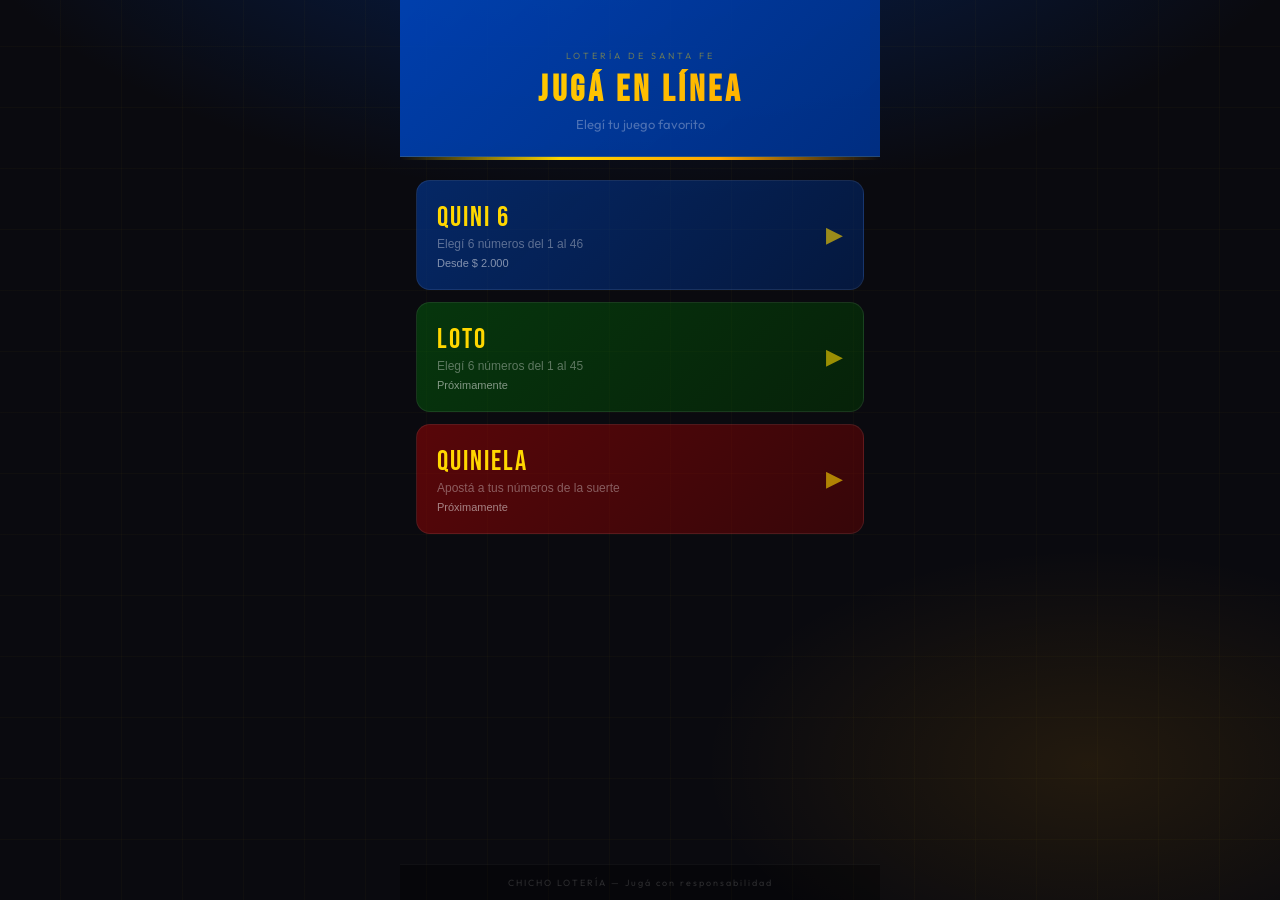
<file: quini6-5-1.html>
<!DOCTYPE html>
<html lang="es">
<head>
<meta charset="UTF-8">
<meta name="viewport" content="width=device-width, initial-scale=1.0, user-scalable=no">
<title>CHICHO — Quini 6</title>
<link href="https://fonts.googleapis.com/css2?family=Bebas+Neue&family=Outfit:wght@300;400;600;700&display=swap" rel="stylesheet">
<style>
:root {
  --gold: #FFD700;
  --gold2: #FFA500;
  --dark: #0A0A0F;
  --blue: #0044BB;
  --blue2: #003087;
  --glass: rgba(255,255,255,0.05);
  --glass-border: rgba(255,215,0,0.15);
}

* { box-sizing: border-box; margin: 0; padding: 0; }
body {
  font-family: 'Outfit', sans-serif;
  background: var(--dark);
  min-height: 100vh;
  color: #fff;
  overflow-x: hidden;
}

.hidden { display: none !important; }

/* FONDO */
.bg {
  position: fixed;
  inset: 0;
  z-index: 0;
  background:
    radial-gradient(ellipse 80% 60% at 50% -20%, rgba(0,68,187,0.45) 0%, transparent 70%),
    radial-gradient(ellipse 50% 40% at 85% 85%, rgba(255,165,0,0.1) 0%, transparent 60%),
    #0A0A0F;
  pointer-events: none;
}
.bg::before {
  content: '';
  position: absolute;
  inset: 0;
  background-image:
    repeating-linear-gradient(0deg, transparent, transparent 60px, rgba(255,215,0,0.025) 60px, rgba(255,215,0,0.025) 61px),
    repeating-linear-gradient(90deg, transparent, transparent 60px, rgba(255,215,0,0.025) 60px, rgba(255,215,0,0.025) 61px);
}

/* APP */
.app {
  position: relative;
  z-index: 1;
  max-width: 480px;
  margin: 0 auto;
  min-height: 100vh;
}

/* HEADER */
.header {
  background: linear-gradient(135deg, rgba(0,68,187,0.9), rgba(0,48,135,0.95));
  backdrop-filter: blur(20px);
  border-bottom: 1px solid var(--glass-border);
  padding: 44px 20px 20px;
  text-align: center;
  position: relative;
}
.back-btn {
  position: absolute;
  left: 16px;
  top: 44px;
  background: rgba(255,255,255,0.08);
  border: 1px solid rgba(255,255,255,0.12);
  border-radius: 8px;
  color: rgba(255,255,255,0.6);
  font-family: 'Outfit', sans-serif;
  font-size: 13px;
  padding: 6px 12px;
  cursor: pointer;
  transition: all 0.2s;
}
.back-btn:hover { background: rgba(255,255,255,0.12); color: #fff; }

.header-badge {
  font-size: 9px;
  letter-spacing: 3px;
  color: rgba(255,215,0,0.5);
  text-transform: uppercase;
  margin-bottom: 6px;
}
.header-title {
  font-family: 'Bebas Neue', sans-serif;
  font-size: 48px;
  letter-spacing: 4px;
  background: linear-gradient(135deg, var(--gold), var(--gold2), #ffe566);
  -webkit-background-clip: text;
  -webkit-text-fill-color: transparent;
  background-clip: text;
  filter: drop-shadow(0 0 20px rgba(255,215,0,0.3));
  line-height: 1;
}
.header-url {
  font-size: 9px;
  color: rgba(255,255,255,0.2);
  letter-spacing: 2px;
  margin-top: 4px;
}

.stripe { height: 3px; background: linear-gradient(90deg, transparent, var(--gold), var(--gold2), transparent); }

/* CARD */
.card {
  background: linear-gradient(135deg, rgba(255,255,255,0.04), rgba(255,255,255,0.01));
  border: 1px solid var(--glass-border);
  border-radius: 16px;
  margin: 14px 12px;
  overflow: hidden;
  backdrop-filter: blur(10px);
}

/* SECCIONES */
.sec { padding: 14px 16px; }
.sec-title {
  font-size: 9px;
  font-weight: 700;
  letter-spacing: 2px;
  color: rgba(255,215,0,0.5);
  text-transform: uppercase;
  margin-bottom: 10px;
}
.sep { height: 1px; background: rgba(255,255,255,0.05); margin: 0 12px; }

/* INPUTS */
.inp-row { display: flex; gap: 10px; }
.inp {
  flex: 1;
  background: rgba(255,255,255,0.05);
  border: 1px solid rgba(255,255,255,0.1);
  border-radius: 10px;
  padding: 12px 14px;
  font-size: 14px;
  color: #fff;
  font-family: 'Outfit', sans-serif;
  outline: none;
  transition: border-color 0.2s;
}
.inp:focus { border-color: rgba(255,215,0,0.4); }
.inp::placeholder { color: rgba(255,255,255,0.2); }

/* INSTRUCCION */
.instruc {
  text-align: center;
  font-size: 11px;
  color: rgba(255,215,0,0.4);
  padding: 10px 0 8px;
  letter-spacing: 1px;
  font-style: italic;
}

/* GRILLA */
.grid {
  display: grid;
  grid-template-columns: repeat(8, 1fr);
  gap: 4px;
  padding: 0 10px 12px;
}
.nb {
  aspect-ratio: 1;
  border-radius: 50%;
  font-size: 11px;
  font-weight: 700;
  cursor: pointer;
  background: rgba(255,255,255,0.05);
  border: 1px solid rgba(255,255,255,0.1);
  color: rgba(255,255,255,0.6);
  font-family: 'Outfit', sans-serif;
  transition: all 0.15s;
}
.nb:hover { background: rgba(255,255,255,0.1); color: #fff; }
.nb.act {
  background: linear-gradient(135deg, var(--blue), var(--blue2)) !important;
  border-color: rgba(255,215,0,0.4) !important;
  color: #fff !important;
  box-shadow: 0 0 12px rgba(0,68,187,0.5);
}

/* SELECCIONADOS */
.sel-row { display: flex; gap: 6px; margin-top: 8px; flex-wrap: wrap; }
.sn {
  width: 38px;
  height: 38px;
  border-radius: 50%;
  display: flex;
  align-items: center;
  justify-content: center;
  font-weight: 700;
  font-size: 13px;
  background: rgba(255,255,255,0.04);
  color: rgba(255,255,255,0.2);
  border: 1px solid rgba(255,255,255,0.08);
}
.sn.ok {
  background: linear-gradient(135deg, var(--blue), var(--blue2));
  color: #fff;
  border-color: rgba(255,215,0,0.3);
  box-shadow: 0 0 10px rgba(0,68,187,0.4);
}

/* MODALIDADES */
.modal-sec {
  background: rgba(255,255,255,0.02);
  border-top: 1px solid rgba(255,255,255,0.05);
  border-bottom: 1px solid rgba(255,255,255,0.05);
  padding: 14px 16px;
}
.modal-row {
  display: flex;
  align-items: center;
  padding: 5px 0;
  border-bottom: 1px solid rgba(255,255,255,0.04);
}
.modal-row:last-child { border-bottom: none; }
.modal-row input[type=checkbox] {
  width: 17px;
  height: 17px;
  margin-right: 12px;
  accent-color: var(--gold);
  cursor: pointer;
  flex-shrink: 0;
}
.modal-lbl { flex: 1; font-size: 13px; color: rgba(255,255,255,0.7); }
.modal-lbl.fijo { font-weight: 700; color: #fff; }
.modal-precio { font-size: 13px; color: rgba(255,255,255,0.3); }
.modal-precio.fijo { color: var(--gold); font-weight: 700; }

/* TOTAL */
.total-sec { padding: 16px; }
.total-lbl {
  font-size: 9px;
  font-weight: 700;
  letter-spacing: 2px;
  color: rgba(255,215,0,0.4);
  text-transform: uppercase;
  margin-bottom: 4px;
}
.total-val {
  font-family: 'Bebas Neue', sans-serif;
  font-size: 42px;
  letter-spacing: 2px;
  background: linear-gradient(135deg, var(--gold), var(--gold2));
  -webkit-background-clip: text;
  -webkit-text-fill-color: transparent;
  background-clip: text;
  filter: drop-shadow(0 0 15px rgba(255,215,0,0.3));
}

/* ERROR */
.err-box {
  background: rgba(255,68,68,0.1);
  border: 1px solid rgba(255,68,68,0.2);
  border-radius: 8px;
  color: #ff6666;
  font-size: 12px;
  text-align: center;
  padding: 10px 14px;
  margin: 0 12px 8px;
}

/* BOTONES */
.btns-row { display: flex; gap: 10px; padding: 12px 12px 8px; }

.btn-nuevo {
  flex: 1;
  height: 52px;
  background: rgba(255,255,255,0.04);
  border: 1px solid rgba(255,255,255,0.12);
  border-radius: 12px;
  color: rgba(255,255,255,0.7);
  font-family: 'Outfit', sans-serif;
  font-size: 12px;
  font-weight: 600;
  letter-spacing: 1px;
  cursor: pointer;
  transition: all 0.2s;
}
.btn-nuevo:hover { background: rgba(255,255,255,0.08); color: #fff; }

.btn-pagar {
  flex: 2;
  height: 52px;
  background: linear-gradient(135deg, #009EE3, #0070B8);
  border: none;
  border-radius: 12px;
  color: #fff;
  font-family: 'Outfit', sans-serif;
  font-size: 14px;
  font-weight: 700;
  letter-spacing: 1px;
  cursor: pointer;
  transition: all 0.2s;
  box-shadow: 0 4px 20px rgba(0,158,227,0.3);
}
.btn-pagar:hover { transform: translateY(-1px); box-shadow: 0 6px 25px rgba(0,158,227,0.4); }
.btn-pagar:disabled { opacity: 0.5; cursor: not-allowed; transform: none; }

.btn-reg {
  width: calc(100% - 24px);
  margin: 0 12px 16px;
  height: 44px;
  background: rgba(255,215,0,0.06);
  border: 1px solid rgba(255,215,0,0.2);
  border-radius: 12px;
  color: rgba(255,215,0,0.7);
  font-family: 'Outfit', sans-serif;
  font-size: 12px;
  font-weight: 600;
  letter-spacing: 1px;
  cursor: pointer;
  transition: all 0.2s;
}
.btn-reg:hover { background: rgba(255,215,0,0.1); color: var(--gold); }

/* FOOTER */
.tkt-footer {
  text-align: center;
  font-size: 8px;
  color: rgba(255,255,255,0.15);
  letter-spacing: 2px;
  padding: 8px 0;
  border-top: 1px solid rgba(255,255,255,0.04);
}

/* ── SCREENS HOME/REGISTRO ── */
.screen-home {
  min-height: 100vh;
  display: flex;
  flex-direction: column;
}
.home-header {
  background: linear-gradient(135deg, rgba(0,68,187,0.9), rgba(0,48,135,0.95));
  border-bottom: 1px solid var(--glass-border);
  padding: 50px 20px 24px;
  text-align: center;
}
.home-badge { font-size: 9px; letter-spacing: 3px; color: rgba(255,215,0,0.4); text-transform: uppercase; margin-bottom: 8px; }
.home-title {
  font-family: 'Bebas Neue', sans-serif;
  font-size: 36px;
  letter-spacing: 4px;
  background: linear-gradient(135deg, var(--gold), var(--gold2));
  -webkit-background-clip: text;
  -webkit-text-fill-color: transparent;
  background-clip: text;
}
.home-sub { font-size: 13px; color: rgba(255,255,255,0.3); margin-top: 4px; }

.juegos-list { padding: 20px 16px; display: flex; flex-direction: column; gap: 12px; flex: 1; }

.juego-btn {
  display: flex;
  align-items: center;
  padding: 20px;
  border: 1px solid rgba(255,255,255,0.08);
  border-radius: 14px;
  cursor: pointer;
  text-align: left;
  width: 100%;
  transition: all 0.2s;
  position: relative;
  overflow: hidden;
}
.juego-btn::before {
  content: '';
  position: absolute;
  inset: 0;
  background: rgba(255,255,255,0.03);
  opacity: 0;
  transition: opacity 0.2s;
}
.juego-btn:hover { transform: translateY(-2px); border-color: rgba(255,215,0,0.2); }
.juego-btn:hover::before { opacity: 1; }

.juego-inner { flex: 1; display: flex; flex-direction: column; gap: 3px; }
.juego-titulo { font-family: 'Bebas Neue', sans-serif; font-size: 28px; letter-spacing: 2px; color: var(--gold); }
.juego-sub { font-size: 12px; color: rgba(255,255,255,0.35); }
.juego-precio { font-size: 11px; color: rgba(255,255,255,0.5); margin-top: 3px; }
.arrow-icon { color: var(--gold); font-size: 22px; opacity: 0.6; }

.page-footer {
  background: rgba(0,0,0,0.3);
  border-top: 1px solid rgba(255,255,255,0.04);
  padding: 12px 0;
  text-align: center;
  font-size: 9px;
  color: rgba(255,255,255,0.15);
  letter-spacing: 2px;
}

/* REGISTRO */
.reg-wrap { min-height: 100vh; }
.reg-body { padding: 16px; }

.pcard {
  background: linear-gradient(135deg, rgba(255,255,255,0.04), rgba(255,255,255,0.01));
  border: 1px solid rgba(255,255,255,0.07);
  border-radius: 14px;
  padding: 16px;
  margin-bottom: 12px;
  transition: border-color 0.2s;
}
.pcard:hover { border-color: rgba(255,215,0,0.15); }

.ph { display: flex; justify-content: space-between; align-items: flex-start; margin-bottom: 4px; }
.pnombre { font-weight: 700; color: #fff; font-size: 17px; }
.pestado {
  font-size: 10px;
  font-weight: 600;
  padding: 3px 10px;
  border-radius: 20px;
  letter-spacing: 1px;
  text-transform: uppercase;
}
.pestado-pend { background: rgba(255,136,68,0.15); color: #ff8844; border: 1px solid rgba(255,136,68,0.3); }
.pestado-pag { background: rgba(68,255,136,0.15); color: #44ff88; border: 1px solid rgba(68,255,136,0.3); }

.pfecha { color: rgba(255,255,255,0.25); font-size: 10px; margin-bottom: 10px; }
.pnums { display: flex; gap: 5px; flex-wrap: wrap; margin-bottom: 8px; }
.pnum {
  background: linear-gradient(135deg, var(--blue), var(--blue2));
  color: #fff;
  border-radius: 50%;
  width: 28px;
  height: 28px;
  display: flex;
  align-items: center;
  justify-content: center;
  font-weight: 700;
  font-size: 11px;
}
.pmodal { color: rgba(255,255,255,0.3); font-size: 11px; margin-bottom: 6px; }
.ptotal {
  font-family: 'Bebas Neue', sans-serif;
  font-size: 24px;
  letter-spacing: 1px;
  color: var(--gold);
}

.btn-clear {
  background: rgba(255,68,68,0.08);
  border: 1px solid rgba(255,68,68,0.2);
  border-radius: 8px;
  color: rgba(255,68,68,0.6);
  font-family: 'Outfit', sans-serif;
  font-size: 12px;
  padding: 7px 14px;
  cursor: pointer;
  float: right;
  transition: all 0.2s;
}
.btn-clear:hover { background: rgba(255,68,68,0.15); color: #ff4444; }

.empty {
  color: rgba(255,255,255,0.2);
  text-align: center;
  margin-top: 60px;
  font-size: 14px;
  line-height: 1.8;
}
</style>
</head>
<body>
<div class="bg"></div>
<div class="app">

<!-- ===== HOME ===== -->
<div id="s-home" class="screen-home">
  <div class="home-header">
    <div class="home-badge">Lotería de Santa Fe</div>
    <h1 class="home-title">JUGÁ EN LÍNEA</h1>
    <p class="home-sub">Elegí tu juego favorito</p>
  </div>
  <div class="stripe"></div>
  <div class="juegos-list">
    <button class="juego-btn" style="background:linear-gradient(135deg,rgba(0,68,187,0.5),rgba(0,48,135,0.4))" onclick="ir('quini6')">
      <div class="juego-inner">
        <span class="juego-titulo">QUINI 6</span>
        <span class="juego-sub">Elegí 6 números del 1 al 46</span>
        <span class="juego-precio">Desde $ 2.000</span>
      </div>
      <span class="arrow-icon">&#9654;</span>
    </button>
    <button class="juego-btn" style="background:linear-gradient(135deg,rgba(0,119,10,0.4),rgba(0,80,0,0.35))" onclick="alert('LOTO - Proximamente')">
      <div class="juego-inner">
        <span class="juego-titulo">LOTO</span>
        <span class="juego-sub">Elegí 6 números del 1 al 45</span>
        <span class="juego-precio">Próximamente</span>
      </div>
      <span class="arrow-icon">&#9654;</span>
    </button>
    <button class="juego-btn" style="background:linear-gradient(135deg,rgba(204,0,0,0.4),rgba(140,0,0,0.35))" onclick="alert('QUINIELA - Proximamente')">
      <div class="juego-inner">
        <span class="juego-titulo">QUINIELA</span>
        <span class="juego-sub">Apostá a tus números de la suerte</span>
        <span class="juego-precio">Próximamente</span>
      </div>
      <span class="arrow-icon">&#9654;</span>
    </button>
  </div>
  <div class="page-footer">CHICHO LOTERÍA — Jugá con responsabilidad</div>
</div>

<!-- ===== QUINI 6 ===== -->
<div id="s-quini6" class="hidden">
  <div class="header">
    <button class="back-btn" onclick="ir('home')">&#8592; Volver</button>
    <div class="header-badge">Lotería de Santa Fe</div>
    <div class="header-title">QUINI 6</div>
    <div class="header-url">www.quini6.com.ar</div>
  </div>
  <div class="stripe"></div>

  <div class="card">
    <div class="sec">
      <div class="sec-title">Datos del jugador</div>
      <div class="inp-row">
        <input class="inp" type="text" id="f-nombre" placeholder="Nombre" autocomplete="off">
        <input class="inp" type="text" id="f-apellido" placeholder="Apellido" autocomplete="off">
      </div>
    </div>
    <div class="sep"></div>
    <div class="instruc">Tocá los números — elegí 6 del 1 al 46</div>
    <div class="grid" id="the-grid"></div>
    <div class="sep"></div>
    <div class="sec">
      <div class="sec-title">Tus números elegidos</div>
      <div class="sel-row" id="the-sel"></div>
    </div>
    <div class="sep"></div>
    <div class="modal-sec">
      <div class="sec-title">Modalidades</div>
      <div class="modal-row">
        <input type="checkbox" checked disabled>
        <span class="modal-lbl fijo">Tradicional</span>
        <span class="modal-precio fijo">$ 2.000</span>
      </div>
      <div class="modal-row">
        <input type="checkbox" id="m-seg" onchange="updTotal()">
        <span class="modal-lbl">La Segunda</span>
        <span class="modal-precio">+ $ 500</span>
      </div>
      <div class="modal-row">
        <input type="checkbox" id="m-rev" onchange="updTotal()">
        <span class="modal-lbl">La Revancha</span>
        <span class="modal-precio">+ $ 500</span>
      </div>
      <div class="modal-row">
        <input type="checkbox" id="m-bon" onchange="updTotal()">
        <span class="modal-lbl">El Bono</span>
        <span class="modal-precio">+ $ 300</span>
      </div>
      <div class="modal-row">
        <input type="checkbox" id="m-sie" onchange="updTotal()">
        <span class="modal-lbl">Siempre Sale</span>
        <span class="modal-precio">+ $ 300</span>
      </div>
    </div>
    <div class="stripe"></div>
    <div class="total-sec">
      <div class="total-lbl">Valor del ticket</div>
      <div class="total-val" id="the-total">$ 2.000</div>
    </div>
    <div class="tkt-footer">CHICHO LOTERÍA — Jugá con responsabilidad</div>
  </div>

  <div id="the-err" class="err-box hidden"></div>

  <div class="btns-row">
    <button class="btn-nuevo" onclick="resetTicket()">&#127903; NUEVO</button>
    <button class="btn-pagar" id="the-btn" onclick="pagar()">&#128179; PAGAR CON MP</button>
  </div>
  <button class="btn-reg" onclick="ir('registro')">&#128203; Ver Registro de Jugadas</button>
</div>

<!-- ===== REGISTRO ===== -->
<div id="s-registro" class="reg-wrap hidden">
  <div class="header">
    <button class="back-btn" onclick="ir('quini6')">&#8592; Volver</button>
    <div class="header-badge">Panel de jugadas</div>
    <div class="header-title" style="font-size:36px">REGISTRO</div>
  </div>
  <div class="stripe"></div>
  <div class="reg-body" id="the-reg"></div>
</div>

</div><!-- /app -->

<script>
var TK = "APP_USR-568665875980720-052317-9d18a0edf0bf14aea2ac0fc3c4b4e644-261429114";
var nums = [];

function ir(pantalla) {
  ["home","quini6","registro"].forEach(function(s) {
    document.getElementById("s-"+s).classList.add("hidden");
  });
  document.getElementById("s-"+pantalla).classList.remove("hidden");
  if (pantalla === "registro") { mostrarRegistro(); }
  window.scrollTo(0,0);
}

function initGrid() {
  var g = document.getElementById("the-grid");
  g.innerHTML = "";
  for (var i = 1; i <= 46; i++) {
    (function(n) {
      var b = document.createElement("button");
      b.id = "n"+n;
      b.className = "nb";
      b.textContent = n;
      b.onclick = function() { clickNum(n); };
      g.appendChild(b);
    })(i);
  }
}

function clickNum(n) {
  var i = nums.indexOf(n);
  if (i >= 0) {
    nums.splice(i,1);
    document.getElementById("n"+n).classList.remove("act");
  } else {
    if (nums.length >= 6) { return; }
    nums.push(n);
    nums.sort(function(a,b){ return a-b; });
    document.getElementById("n"+n).classList.add("act");
  }
  paintSel();
}

function paintSel() {
  var r = document.getElementById("the-sel");
  r.innerHTML = "";
  for (var i = 0; i < 6; i++) {
    var d = document.createElement("div");
    if (nums[i] !== undefined) {
      d.className = "sn ok";
      d.textContent = nums[i];
    } else {
      d.className = "sn";
      d.textContent = "-";
    }
    r.appendChild(d);
  }
}

function getTotal() {
  var t = 2000;
  if (document.getElementById("m-seg").checked) { t += 500; }
  if (document.getElementById("m-rev").checked) { t += 500; }
  if (document.getElementById("m-bon").checked) { t += 300; }
  if (document.getElementById("m-sie").checked) { t += 300; }
  return t;
}

function updTotal() {
  document.getElementById("the-total").textContent = "$ " + getTotal().toLocaleString("es-AR");
}

function getModal() {
  var p = ["Tradicional"];
  if (document.getElementById("m-seg").checked) { p.push("La Segunda"); }
  if (document.getElementById("m-rev").checked) { p.push("La Revancha"); }
  if (document.getElementById("m-bon").checked) { p.push("El Bono"); }
  if (document.getElementById("m-sie").checked) { p.push("Siempre Sale"); }
  return p.join(", ");
}

function resetTicket() {
  nums = [];
  for (var i = 1; i <= 46; i++) {
    var b = document.getElementById("n"+i);
    if (b) { b.classList.remove("act"); }
  }
  document.getElementById("m-seg").checked = false;
  document.getElementById("m-rev").checked = false;
  document.getElementById("m-bon").checked = false;
  document.getElementById("m-sie").checked = false;
  document.getElementById("f-nombre").value = "";
  document.getElementById("f-apellido").value = "";
  paintSel();
  updTotal();
  showErr("");
}

function showErr(msg) {
  var e = document.getElementById("the-err");
  if (msg) { e.textContent = msg; e.classList.remove("hidden"); }
  else { e.classList.add("hidden"); }
}

function pagar() {
  var nombre = document.getElementById("f-nombre").value.trim();
  var apellido = document.getElementById("f-apellido").value.trim();
  if (!nombre || !apellido) { showErr("Por favor ingresa nombre y apellido."); return; }
  if (nums.length < 6) { showErr("Debes seleccionar exactamente 6 numeros."); return; }
  showErr("");

  var total = getTotal();
  var modal = getModal();
  var pid = Date.now();
  var titulo = nombre + " " + apellido + " - QUINI 6";
  var detalle = "Nums: " + nums.join("-") + " | " + modal;

  var btn = document.getElementById("the-btn");
  btn.disabled = true;
  btn.textContent = "Procesando...";

  var pedido = {
    id: pid,
    fecha: new Date().toLocaleString("es-AR"),
    nombre: nombre,
    apellido: apellido,
    numeros: nums.slice(),
    modalidades: modal,
    total: total,
    estado: "pendiente"
  };

  fetch("https://api.mercadopago.com/checkout/preferences", {
    method: "POST",
    headers: { "Content-Type": "application/json", "Authorization": "Bearer " + TK },
    body: JSON.stringify({
      items: [{ id: "q6-"+pid, title: titulo, description: detalle, quantity: 1, unit_price: total, currency_id: "ARS" }],
      payer: { name: nombre, surname: apellido },
      external_reference: String(pid)
    })
  })
  .then(function(r) { return r.json(); })
  .then(function(d) {
    pedido.mp_id = d.id || "";
    savePedido(pedido);
    if (d.init_point) { window.location.href = d.init_point; }
    else { showErr("MP error: " + (d.message || d.error || JSON.stringify(d))); }
  })
  .catch(function(e) {
    savePedido(pedido);
    showErr("Error de conexion. Pedido guardado en Registro.");
  })
  .finally(function() {
    btn.disabled = false;
    btn.textContent = "PAGAR CON MP";
  });
}

function savePedido(p) {
  var lista = loadPedidos();
  lista.unshift(p);
  try { localStorage.setItem("q6v2", JSON.stringify(lista)); } catch(e) {}
}

function loadPedidos() {
  try { var d = localStorage.getItem("q6v2"); return d ? JSON.parse(d) : []; }
  catch(e) { return []; }
}

function mostrarRegistro() {
  var lista = loadPedidos();
  var c = document.getElementById("the-reg");
  if (!lista.length) {
    c.innerHTML = "<div class='empty'>No hay jugadas registradas todavia.<br>Las jugadas aparecen aqui despues de completar el formulario.</div>";
    return;
  }
  var h = "<button class='btn-clear' onclick='borrarRegistro()'>Borrar todo</button><div style='clear:both;margin-bottom:14px'></div>";
  for (var i = 0; i < lista.length; i++) {
    var p = lista[i];
    var esPag = p.estado === "pagado";
    var ns = "";
    for (var j = 0; j < p.numeros.length; j++) {
      ns += "<div class='pnum'>" + p.numeros[j] + "</div>";
    }
    h += "<div class='pcard'>"
      + "<div class='ph'><span class='pnombre'>" + p.nombre + " " + p.apellido + "</span>"
      + "<span class='pestado " + (esPag ? "pestado-pag" : "pestado-pend") + "'>" + (esPag ? "✓ PAGADO" : "⏳ PEND.") + "</span></div>"
      + "<div class='pfecha'>&#128197; " + p.fecha + "</div>"
      + "<div class='pnums'>" + ns + "</div>"
      + "<div class='pmodal'>&#127920; " + p.modalidades + "</div>"
      + "<div class='ptotal'>$ " + p.total.toLocaleString("es-AR") + "</div>"
      + "</div>";
  }
  c.innerHTML = h;
}

function borrarRegistro() {
  if (confirm("Borrar todo el registro?")) {
    try { localStorage.removeItem("q6v2"); } catch(e) {}
    mostrarRegistro();
  }
}

initGrid();
paintSel();
</script>
</body>
</html>
</file>
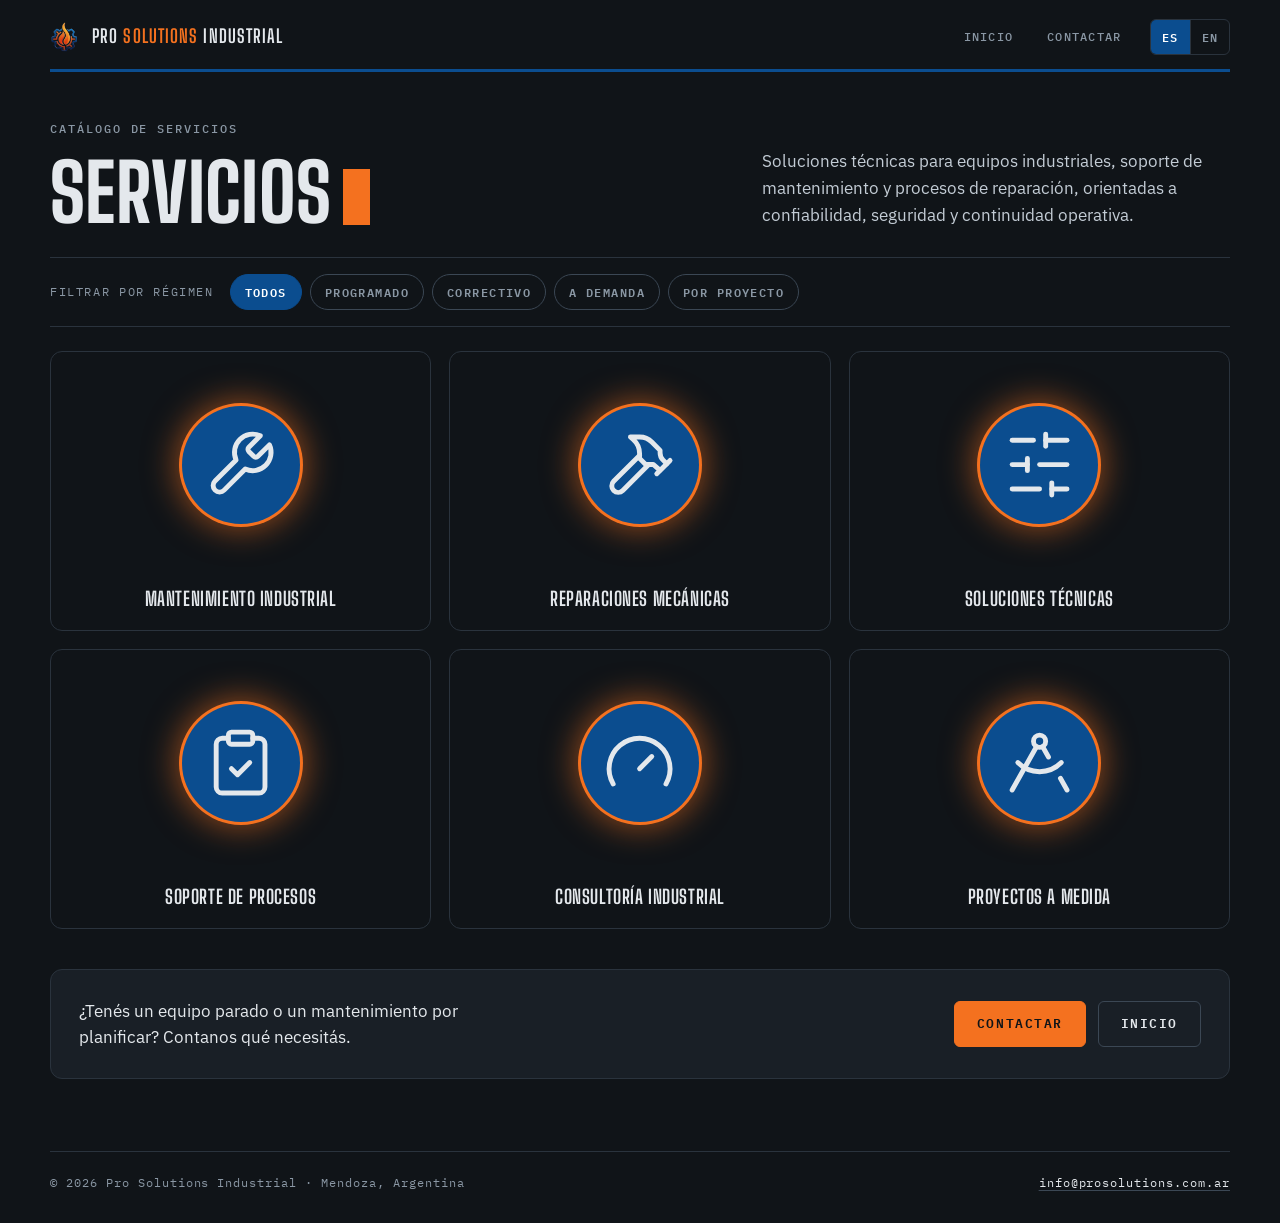
<file: servicios.html>
<!DOCTYPE html>
<html lang="es">
<head>
  <meta charset="UTF-8" />
  <meta name="viewport" content="width=device-width, initial-scale=1.0, viewport-fit=cover" />
  <title>Servicios | Pro Solutions Industrial</title>
  <meta name="description" content="Catálogo de servicios de Pro Solutions Industrial: mantenimiento programado, reparaciones correctivas, soporte a demanda y proyectos a medida." />
  <meta name="theme-color" content="#101418" />
  <!-- Google Analytics -->
  <script async src="https://www.googletagmanager.com/gtag/js?id=G-MGQ9TY9NNH"></script>
  <script>
    window.dataLayer = window.dataLayer || [];
    function gtag(){dataLayer.push(arguments);}
    gtag('js', new Date());
    gtag('config', 'G-MGQ9TY9NNH');
  </script>
  <link rel="icon" href="favicon.ico" sizes="16x16 32x32 48x48" />
  <link rel="icon" href="assets/favicon-32.png" type="image/png" sizes="32x32" />
  <link rel="apple-touch-icon" href="assets/apple-touch-icon.png" sizes="180x180" />
  <link rel="manifest" href="site.webmanifest" />

  <link rel="preconnect" href="https://fonts.googleapis.com" />
  <link rel="preconnect" href="https://fonts.gstatic.com" crossorigin />
  <link href="https://fonts.googleapis.com/css2?family=Big+Shoulders+Display:wght@700;800&family=IBM+Plex+Sans:wght@400;500;600&family=IBM+Plex+Mono:wght@500;600&display=swap" rel="stylesheet" />
  <link rel="stylesheet" href="assets/prosolutions.css" />
</head>
<body data-title-key="titleServices" data-meta-key="metaServices">
  <div class="page">

    <header class="rail">
      <a class="brand" href="index.html" aria-label="Pro Solutions Industrial">
        <img class="brand__mark" src="assets/logo-mark.png" alt="" />
        <span class="brand__name">Pro <span>Solutions</span> Industrial</span>
      </a>
      <nav class="nav" aria-label="Principal">
        <a class="nav__link nav__link--text" href="index.html" data-i18n="ctaHome">Inicio</a>
        <button class="nav__link" type="button" data-open-contact data-i18n="navContact">Contactar</button>
        <div class="lang" role="group" aria-label="Idioma / Language">
          <button class="lang__btn" type="button" data-lang="es" aria-pressed="true" data-i18n-aria="langToEs" aria-label="Ver el sitio en español">ES</button>
          <button class="lang__btn" type="button" data-lang="en" aria-pressed="false" data-i18n-aria="langToEn" aria-label="Ver el sitio en inglés">EN</button>
        </div>
      </nav>
    </header>

    <main class="services" aria-labelledby="servicesTitle">
      <div class="services__head">
        <div>
          <p class="eyebrow rise" style="--i:0" data-i18n="servicesEyebrow">Catálogo de servicios</p>
          <h1 class="headline rise" id="servicesTitle" style="--i:1"><span data-i18n="servicesTitle">Servicios</span><span class="headline__spark" aria-hidden="true"></span></h1>
        </div>
        <p class="lead rise" style="--i:2" data-i18n="servicesLead">Soluciones técnicas para equipos industriales, soporte de mantenimiento y procesos de reparación, orientadas a confiabilidad, seguridad y continuidad operativa.</p>
      </div>

      <div class="filters rise" style="--i:3" role="group" aria-label="Filtrar por régimen">
        <span class="filters__label" data-i18n="filterLabel">Filtrar por régimen</span>
        <button class="chip" type="button" data-filter="all" aria-pressed="true" data-i18n="filterAll">Todos</button>
        <button class="chip" type="button" data-filter="programado" aria-pressed="false" data-i18n="regimeProgramado">Programado</button>
        <button class="chip" type="button" data-filter="correctivo" aria-pressed="false" data-i18n="regimeCorrectivo">Correctivo</button>
        <button class="chip" type="button" data-filter="demanda" aria-pressed="false" data-i18n="regimeDemanda">A demanda</button>
        <button class="chip" type="button" data-filter="proyecto" aria-pressed="false" data-i18n="regimeProyecto">Por proyecto</button>
      </div>

      <div class="services__grid rise" style="--i:4">

        <article class="hcard hcard--service" data-regimen="programado" tabindex="0" aria-labelledby="s1">
          <div class="hcard__circle">
            <svg class="hcard__badge hcard__badge--icon" viewBox="0 0 24 24" fill="none" stroke="currentColor" stroke-width="1.6" stroke-linecap="round" stroke-linejoin="round" aria-hidden="true">
              <path d="M14.7 6.3a1 1 0 0 0 0 1.4l1.6 1.6a1 1 0 0 0 1.4 0l3.77-3.77a6 6 0 0 1-7.94 7.94l-6.91 6.91a2.12 2.12 0 0 1-3-3l6.91-6.91a6 6 0 0 1 7.94-7.94l-3.76 3.76z"/>
            </svg>
          </div>
          <span class="hcard__idle" aria-hidden="true" data-i18n="s1Title">Mantenimiento industrial</span>
          <div class="hcard__content">
            <span class="hcard__tag" data-i18n="regimeProgramado">Programado</span>
            <h2 class="hcard__title" id="s1" data-i18n="s1Title">Mantenimiento industrial</h2>
            <p class="hcard__text" data-i18n="s1Text">Soporte preventivo y correctivo para equipos industriales: menos paradas y producción en marcha.</p>
            <button class="hcard__link" type="button" data-open-contact="s1Title" data-i18n="serviceAsk">Consultar</button>
          </div>
        </article>

        <article class="hcard hcard--service" data-regimen="correctivo" tabindex="0" aria-labelledby="s2">
          <div class="hcard__circle">
            <svg class="hcard__badge hcard__badge--icon" viewBox="0 0 24 24" fill="none" stroke="currentColor" stroke-width="1.6" stroke-linecap="round" stroke-linejoin="round" aria-hidden="true">
              <path d="m15 12-8.5 8.5a2.12 2.12 0 1 1-3-3L12 9"/><path d="M17.64 15 22 10.64"/>
              <path d="m20.91 11.7-1.25-1.25c-.6-.6-.93-1.4-.93-2.25v-.86L16.01 4.6a5.56 5.56 0 0 0-3.94-1.64H9l.92.82A6.18 6.18 0 0 1 12 8.4v1.56l2 2h2.47l2.26 1.91"/>
            </svg>
          </div>
          <span class="hcard__idle" aria-hidden="true" data-i18n="s2Title">Reparaciones mecánicas</span>
          <div class="hcard__content">
            <span class="hcard__tag" data-i18n="regimeCorrectivo">Correctivo</span>
            <h2 class="hcard__title" id="s2" data-i18n="s2Title">Reparaciones mecánicas</h2>
            <p class="hcard__text" data-i18n="s2Text">Reparación y evaluación de componentes mecánicos con criterio técnico, trazabilidad y atención al detalle.</p>
            <button class="hcard__link" type="button" data-open-contact="s2Title" data-i18n="serviceAsk">Consultar</button>
          </div>
        </article>

        <article class="hcard hcard--service" data-regimen="demanda" tabindex="0" aria-labelledby="s3">
          <div class="hcard__circle">
            <svg class="hcard__badge hcard__badge--icon" viewBox="0 0 24 24" fill="none" stroke="currentColor" stroke-width="1.6" stroke-linecap="round" stroke-linejoin="round" aria-hidden="true">
              <line x1="21" y1="4" x2="14" y2="4"/><line x1="10" y1="4" x2="3" y2="4"/>
              <line x1="21" y1="12" x2="12" y2="12"/><line x1="8" y1="12" x2="3" y2="12"/>
              <line x1="21" y1="20" x2="16" y2="20"/><line x1="12" y1="20" x2="3" y2="20"/>
              <line x1="14" y1="2" x2="14" y2="6"/><line x1="8" y1="10" x2="8" y2="14"/><line x1="16" y1="18" x2="16" y2="22"/>
            </svg>
          </div>
          <span class="hcard__idle" aria-hidden="true" data-i18n="s3Title">Soluciones técnicas</span>
          <div class="hcard__content">
            <span class="hcard__tag" data-i18n="regimeDemanda">A demanda</span>
            <h2 class="hcard__title" id="s3" data-i18n="s3Title">Soluciones técnicas</h2>
            <p class="hcard__text" data-i18n="s3Text">Asistencia industrial adaptada a cada cliente, con soluciones prácticas para equipos, procesos y necesidades operativas.</p>
            <button class="hcard__link" type="button" data-open-contact="s3Title" data-i18n="serviceAsk">Consultar</button>
          </div>
        </article>

        <article class="hcard hcard--service" data-regimen="programado" tabindex="0" aria-labelledby="s4">
          <div class="hcard__circle">
            <svg class="hcard__badge hcard__badge--icon" viewBox="0 0 24 24" fill="none" stroke="currentColor" stroke-width="1.6" stroke-linecap="round" stroke-linejoin="round" aria-hidden="true">
              <rect x="8" y="2" width="8" height="4" rx="1"/>
              <path d="M16 4h2a2 2 0 0 1 2 2v14a2 2 0 0 1-2 2H6a2 2 0 0 1-2-2V6a2 2 0 0 1 2-2h2"/>
              <path d="m9 14 2 2 4-4"/>
            </svg>
          </div>
          <span class="hcard__idle" aria-hidden="true" data-i18n="s4Title">Soporte de procesos</span>
          <div class="hcard__content">
            <span class="hcard__tag" data-i18n="regimeProgramado">Programado</span>
            <h2 class="hcard__title" id="s4" data-i18n="s4Title">Soporte de procesos</h2>
            <p class="hcard__text" data-i18n="s4Text">Apoyo en inspección, documentación y control para mejorar la organización y el seguimiento técnico.</p>
            <button class="hcard__link" type="button" data-open-contact="s4Title" data-i18n="serviceAsk">Consultar</button>
          </div>
        </article>

        <article class="hcard hcard--service" data-regimen="demanda" tabindex="0" aria-labelledby="s5">
          <div class="hcard__circle">
            <svg class="hcard__badge hcard__badge--icon" viewBox="0 0 24 24" fill="none" stroke="currentColor" stroke-width="1.6" stroke-linecap="round" stroke-linejoin="round" aria-hidden="true">
              <path d="m12 14 4-4"/><path d="M3.34 19a10 10 0 1 1 17.32 0"/>
            </svg>
          </div>
          <span class="hcard__idle" aria-hidden="true" data-i18n="s5Title">Consultoría industrial</span>
          <div class="hcard__content">
            <span class="hcard__tag" data-i18n="regimeDemanda">A demanda</span>
            <h2 class="hcard__title" id="s5" data-i18n="s5Title">Consultoría industrial</h2>
            <p class="hcard__text" data-i18n="s5Text">Orientación técnica para planificar el mantenimiento, revisar el estado de los equipos y detectar mejoras.</p>
            <button class="hcard__link" type="button" data-open-contact="s5Title" data-i18n="serviceAsk">Consultar</button>
          </div>
        </article>

        <article class="hcard hcard--service" data-regimen="proyecto" tabindex="0" aria-labelledby="s6">
          <div class="hcard__circle">
            <svg class="hcard__badge hcard__badge--icon" viewBox="0 0 24 24" fill="none" stroke="currentColor" stroke-width="1.6" stroke-linecap="round" stroke-linejoin="round" aria-hidden="true">
              <path d="m12.99 6.74 1.93 3.44"/><path d="M19.136 12a10 10 0 0 1-14.271 0"/>
              <path d="m21 21-2.16-3.84"/><path d="m3 21 8.02-14.26"/><circle cx="12" cy="5" r="2"/>
            </svg>
          </div>
          <span class="hcard__idle" aria-hidden="true" data-i18n="s6Title">Proyectos a medida</span>
          <div class="hcard__content">
            <span class="hcard__tag" data-i18n="regimeProyecto">Por proyecto</span>
            <h2 class="hcard__title" id="s6" data-i18n="s6Title">Proyectos a medida</h2>
            <p class="hcard__text" data-i18n="s6Text">Desarrollo de soluciones específicas según el requerimiento, alcance y prioridades técnicas de cada proyecto.</p>
            <button class="hcard__link" type="button" data-open-contact="s6Title" data-i18n="serviceAsk">Consultar</button>
          </div>
        </article>

      </div>

      <div class="cta">
        <p class="cta__text" data-i18n="ctaBandText">¿Tenés un equipo parado o un mantenimiento por planificar? Contanos qué necesitás.</p>
        <div class="cta__actions">
          <button class="btn btn--primary" type="button" data-open-contact data-i18n="ctaContact">Contactar</button>
          <a class="btn btn--ghost" href="index.html" data-i18n="ctaHome">Inicio</a>
        </div>
      </div>
    </main>

    <footer class="footer">
      <span data-i18n="footerCopy">© 2026 Pro Solutions Industrial · Mendoza, Argentina</span>
      <a href="mailto:info@prosolutions.com.ar">info@prosolutions.com.ar</a>
    </footer>
  </div>

  <div class="modal" id="contactModal" aria-hidden="true">
    <div class="modal__box" role="dialog" aria-modal="true" aria-labelledby="contactTitle">
      <button class="modal__close" type="button" data-close-contact aria-label="Cerrar" data-i18n-aria="modalClose">×</button>
      <h2 class="modal__title" id="contactTitle" data-i18n="modalTitle">Contacto</h2>
      <p class="modal__hint" data-i18n="modalHint">Respondemos por correo. Contanos el equipo, el problema o el alcance.</p>

      <form class="form" action="https://formsubmit.co/info@prosolutions.com.ar" method="POST">
        <input type="hidden" name="_subject" value="Nuevo mensaje desde el sitio Pro Solutions" />
        <input type="hidden" name="_captcha" value="false" />
        <input type="hidden" name="_template" value="table" />
        <input type="hidden" name="_next" value="" />

        <div class="field">
          <label class="field__label" for="fName" data-i18n="fieldName">Nombre completo</label>
          <input class="field__input" id="fName" name="name" type="text" autocomplete="name" placeholder="Nombre y apellido" data-i18n-ph="phName" required />
        </div>
        <div class="field">
          <label class="field__label" for="fEmail" data-i18n="fieldEmail">Correo electrónico</label>
          <input class="field__input" id="fEmail" name="email" type="email" autocomplete="email" placeholder="nombre@empresa.com" data-i18n-ph="phEmail" required />
        </div>
        <div class="field">
          <label class="field__label" for="fMessage" data-i18n="fieldMessage">Mensaje</label>
          <textarea class="field__input" id="fMessage" name="message" placeholder="Equipo, falla o servicio que necesitás" data-i18n-ph="phMessage" required></textarea>
        </div>

        <button class="btn btn--primary" type="submit" data-i18n="submit">Enviar mensaje</button>
      </form>
    </div>
  </div>

  <div class="toast" id="sentToast" role="status" aria-live="polite" data-i18n="toastSent">Mensaje enviado</div>

  <script src="assets/i18n.js"></script>
</body>
</html>
</file>
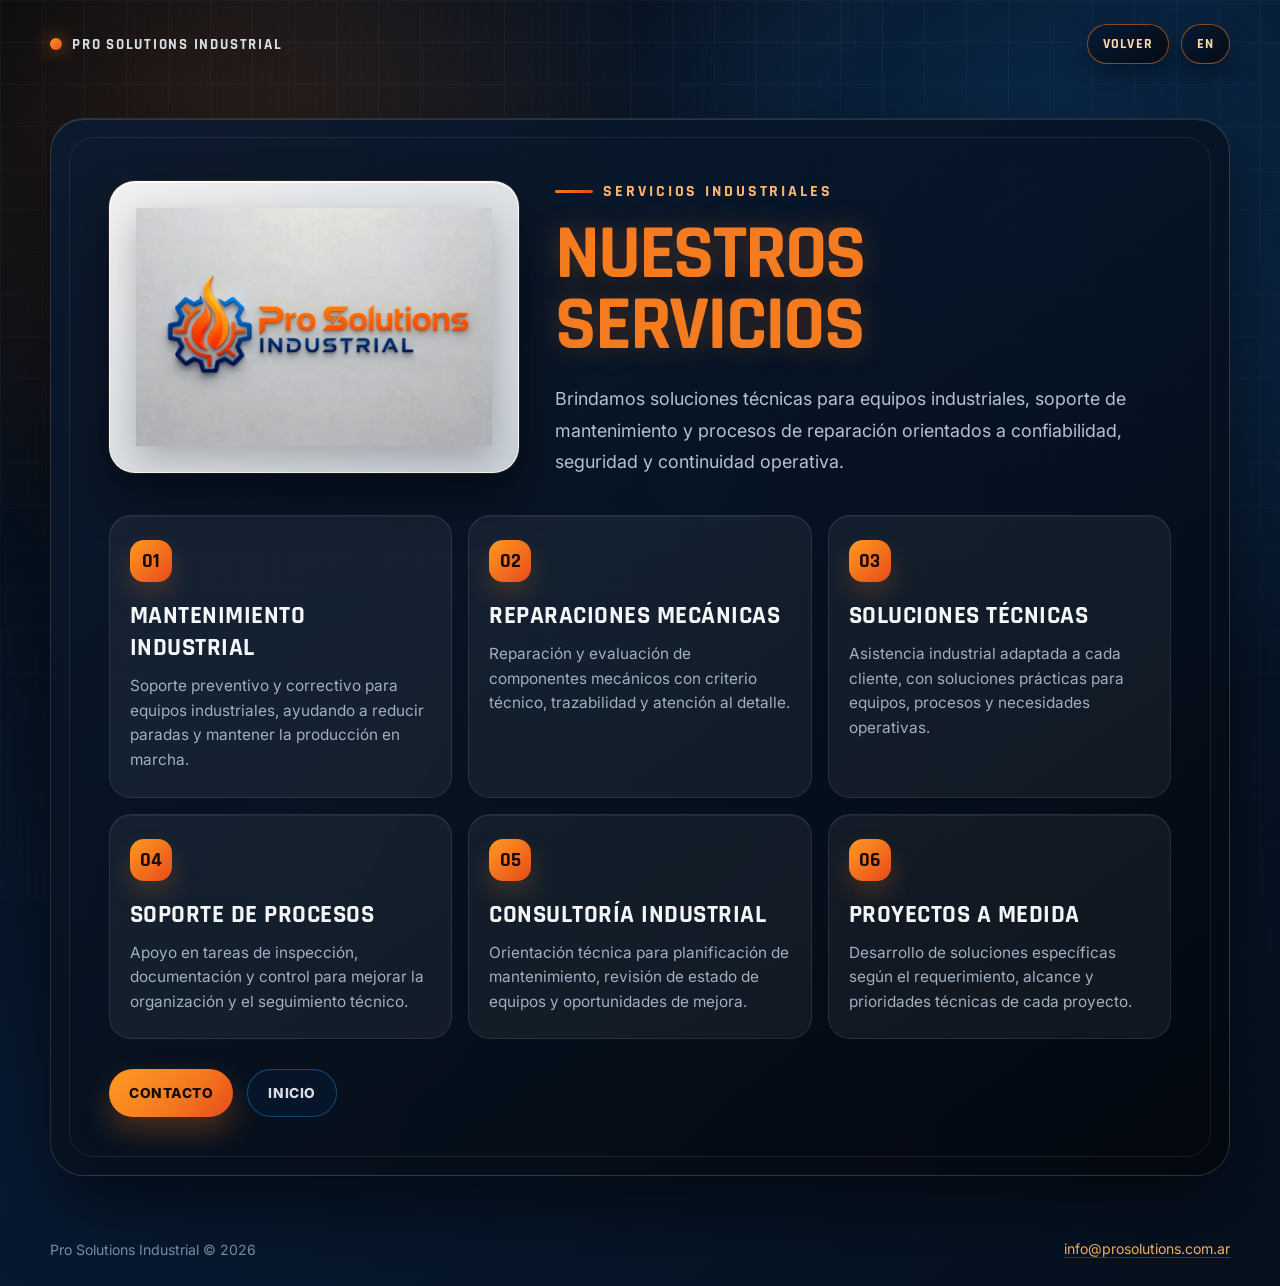
<file: servicios2.html>
<!DOCTYPE html>
<html lang="en">
<head>
  <meta charset="UTF-8" />
  <meta name="viewport" content="width=device-width, initial-scale=1.0, viewport-fit=cover" />
  <title>Services | Pro Solutions Industrial</title>

  <link rel="preconnect" href="https://fonts.googleapis.com">
  <link rel="preconnect" href="https://fonts.gstatic.com" crossorigin>
  <link href="https://fonts.googleapis.com/css2?family=Inter:wght@400;500;600;700;800&family=Rajdhani:wght@500;600;700&display=swap" rel="stylesheet">

  <style>
    :root {
      --azul-profundo: #071a33;
      --azul-industrial: #0b2f63;
      --azul-logo: #00559f;
      --azul-claro: #1b75bb;
      --naranja-logo: #f47b20;
      --naranja-fuego: #ff9a22;
      --rojo-fuego: #e84a1a;
      --acero: #d8dde2;
      --gris-claro: #f4f6f8;
      --gris-texto: #b7c2ce;
      --negro-metal: #050b12;
    }

    * {
      margin: 0;
      padding: 0;
      box-sizing: border-box;
    }

    html {
      scroll-behavior: smooth;
    }

    body {
      min-height: 100vh;
      font-family: "Inter", system-ui, -apple-system, BlinkMacSystemFont, "Segoe UI", sans-serif;
      color: var(--gris-claro);
      background:
        radial-gradient(circle at 20% 15%, rgba(244, 123, 32, 0.18), transparent 28%),
        radial-gradient(circle at 82% 20%, rgba(27, 117, 187, 0.22), transparent 32%),
        linear-gradient(135deg, #04080e 0%, var(--azul-profundo) 46%, #06101e 100%);
      overflow-x: hidden;
    }

    body::before {
      content: "";
      position: fixed;
      inset: 0;
      background-image:
        linear-gradient(rgba(255,255,255,0.045) 1px, transparent 1px),
        linear-gradient(90deg, rgba(255,255,255,0.045) 1px, transparent 1px);
      background-size: 42px 42px;
      mask-image: linear-gradient(to bottom, rgba(0,0,0,0.75), rgba(0,0,0,0.18));
      pointer-events: none;
      z-index: 0;
    }

    body::after {
      content: "";
      position: fixed;
      inset: 0;
      background:
        linear-gradient(120deg, transparent 0%, rgba(255,255,255,0.055) 48%, transparent 51%),
        repeating-linear-gradient(90deg, rgba(255,255,255,0.025) 0, rgba(255,255,255,0.025) 1px, transparent 1px, transparent 9px);
      opacity: 0.34;
      pointer-events: none;
      z-index: 0;
    }

    .page {
      position: relative;
      z-index: 2;
      min-height: 100vh;
      display: flex;
      flex-direction: column;
    }

    .topbar {
      width: min(1180px, calc(100% - 36px));
      margin: 0 auto;
      padding: 24px 0 0;
      display: flex;
      justify-content: space-between;
      align-items: center;
      gap: 16px;
    }

    .brand-mini {
      display: inline-flex;
      align-items: center;
      gap: 10px;
      color: var(--acero);
      font-family: "Rajdhani", sans-serif;
      font-weight: 700;
      letter-spacing: 0.12em;
      text-transform: uppercase;
      font-size: 0.92rem;
      text-decoration: none;
    }

    .brand-mini .dot {
      width: 12px;
      height: 12px;
      border-radius: 999px;
      background: linear-gradient(135deg, var(--naranja-fuego), var(--rojo-fuego));
      box-shadow: 0 0 18px rgba(244, 123, 32, 0.7);
    }

    .nav-actions {
      display: flex;
      align-items: center;
      gap: 12px;
    }

    .lang-toggle,
    .back-link {
      border: 1px solid rgba(244, 123, 32, 0.55);
      background: linear-gradient(135deg, rgba(7, 26, 51, 0.92), rgba(5, 11, 18, 0.94));
      color: #ffd5ad;
      border-radius: 999px;
      padding: 10px 15px;
      font-family: "Rajdhani", "Inter", sans-serif;
      font-weight: 700;
      letter-spacing: 0.08em;
      text-transform: uppercase;
      cursor: pointer;
      text-decoration: none;
      box-shadow: 0 12px 28px rgba(0, 0, 0, 0.35);
      backdrop-filter: blur(10px);
      transition: transform 0.2s ease, border-color 0.2s ease, background 0.2s ease;
      font-size: 0.86rem;
    }

    .lang-toggle:hover,
    .back-link:hover {
      transform: translateY(-2px);
      border-color: rgba(255, 154, 34, 0.9);
      background: linear-gradient(135deg, rgba(11, 47, 99, 0.94), rgba(5, 11, 18, 0.96));
    }

    .services {
      width: min(1180px, calc(100% - 36px));
      margin: 0 auto;
      padding: 54px 0 64px;
    }

    .services-card {
      position: relative;
      border-radius: 34px;
      border: 1px solid rgba(216, 221, 226, 0.16);
      background:
        linear-gradient(145deg, rgba(7, 26, 51, 0.86), rgba(4, 8, 14, 0.92)),
        linear-gradient(90deg, rgba(244, 123, 32, 0.09), transparent);
      box-shadow:
        0 28px 80px rgba(0, 0, 0, 0.55),
        inset 0 1px 0 rgba(255,255,255,0.12);
      overflow: hidden;
      padding: clamp(24px, 5vw, 58px);
      isolation: isolate;
    }

    .services-card::before {
      content: "";
      position: absolute;
      inset: 18px;
      border: 1px solid rgba(255,255,255,0.08);
      border-radius: 24px;
      pointer-events: none;
      z-index: -1;
    }

    .hero-row {
      display: grid;
      grid-template-columns: 0.8fr 1.2fr;
      gap: 36px;
      align-items: center;
      margin-bottom: 38px;
    }

    .logo-panel {
      position: relative;
      width: 100%;
      padding: clamp(14px, 3vw, 26px);
      border-radius: 26px;
      background: linear-gradient(145deg, rgba(255,255,255,0.94), rgba(225,231,237,0.90));
      border: 1px solid rgba(255,255,255,0.8);
      box-shadow:
        0 22px 50px rgba(0, 0, 0, 0.42),
        0 0 0 1px rgba(244,123,32,0.16),
        inset 0 1px 0 rgba(255,255,255,0.9);
    }

    .main-logo {
      position: relative;
      display: block;
      width: 100%;
      height: auto;
      object-fit: contain;
      filter: saturate(1.16) contrast(1.05) drop-shadow(0 13px 18px rgba(0, 0, 0, 0.24));
    }

    .eyebrow {
      display: inline-flex;
      align-items: center;
      gap: 10px;
      margin-bottom: 18px;
      color: #ffb56e;
      font-family: "Rajdhani", sans-serif;
      font-weight: 700;
      letter-spacing: 0.18em;
      text-transform: uppercase;
      font-size: 1rem;
    }

    .eyebrow::before {
      content: "";
      width: 38px;
      height: 3px;
      background: linear-gradient(90deg, var(--naranja-logo), var(--rojo-fuego));
      border-radius: 999px;
    }

    h1 {
      font-family: "Rajdhani", "Inter", sans-serif;
      font-size: clamp(2.4rem, 6vw, 5rem);
      line-height: 0.92;
      letter-spacing: -0.03em;
      text-transform: uppercase;
      margin-bottom: 22px;
    }

    h1 span {
      display: block;
      color: var(--naranja-logo);
      text-shadow: 0 0 28px rgba(244, 123, 32, 0.28);
    }

    .lead {
      max-width: 760px;
      color: var(--gris-texto);
      font-size: clamp(1rem, 2vw, 1.12rem);
      line-height: 1.75;
    }

    .services-grid {
      display: grid;
      grid-template-columns: repeat(3, minmax(0, 1fr));
      gap: 16px;
      margin-top: 26px;
    }

    .service-box {
      min-height: 220px;
      padding: 24px 20px;
      border-radius: 22px;
      background: rgba(255,255,255,0.055);
      border: 1px solid rgba(255,255,255,0.09);
      box-shadow: inset 0 1px 0 rgba(255,255,255,0.06);
    }

    .service-number {
      display: inline-flex;
      align-items: center;
      justify-content: center;
      width: 42px;
      height: 42px;
      border-radius: 14px;
      background: linear-gradient(135deg, var(--naranja-fuego), var(--rojo-fuego));
      color: #160b02;
      font-family: "Rajdhani", sans-serif;
      font-weight: 800;
      font-size: 1.25rem;
      margin-bottom: 18px;
      box-shadow: 0 12px 24px rgba(244, 123, 32, 0.2);
    }

    .service-box h2 {
      font-family: "Rajdhani", sans-serif;
      font-size: 1.55rem;
      text-transform: uppercase;
      letter-spacing: 0.02em;
      margin-bottom: 10px;
      color: var(--gris-claro);
    }

    .service-box p {
      color: #9fb0c2;
      line-height: 1.6;
      font-size: 0.96rem;
    }

    .cta {
      margin-top: 30px;
      display: flex;
      flex-wrap: wrap;
      gap: 14px;
      align-items: center;
    }

    .btn {
      display: inline-flex;
      align-items: center;
      justify-content: center;
      min-height: 48px;
      padding: 13px 20px;
      border-radius: 999px;
      text-decoration: none;
      font-weight: 800;
      letter-spacing: 0.04em;
      text-transform: uppercase;
      font-size: 0.86rem;
      transition: transform 0.2s ease, box-shadow 0.2s ease, border-color 0.2s ease;
    }

    .btn-primary {
      color: #160b02;
      background: linear-gradient(135deg, var(--naranja-fuego), var(--naranja-logo) 56%, var(--rojo-fuego));
      box-shadow: 0 14px 30px rgba(244, 123, 32, 0.28);
    }

    .btn-secondary {
      color: var(--acero);
      border: 1px solid rgba(27, 117, 187, 0.55);
      background: rgba(7, 26, 51, 0.56);
    }

    .btn:hover {
      transform: translateY(-2px);
      box-shadow: 0 18px 34px rgba(0, 0, 0, 0.32);
    }

    .footer {
      width: min(1180px, calc(100% - 36px));
      margin: auto auto 0;
      padding: 0 0 28px;
      display: flex;
      justify-content: space-between;
      align-items: center;
      gap: 18px;
      color: #7f93a8;
      font-size: 0.88rem;
    }

    .footer a {
      color: #ffb56e;
      text-decoration: none;
      border-bottom: 1px solid rgba(244, 123, 32, 0.35);
    }

    @media (max-width: 900px) {
      .hero-row {
        grid-template-columns: 1fr;
        text-align: center;
      }

      .eyebrow {
        justify-content: center;
      }

      .services-grid {
        grid-template-columns: 1fr;
      }

      .logo-panel {
        max-width: 560px;
        margin: 0 auto;
      }
    }

    @media (max-width: 620px) {
      .topbar {
        padding-top: 18px;
        align-items: flex-start;
      }

      .brand-mini {
        font-size: 0.78rem;
      }

      .nav-actions {
        gap: 8px;
      }

      .lang-toggle,
      .back-link {
        padding: 8px 11px;
        font-size: 0.78rem;
      }

      .services {
        width: min(100% - 22px, 1180px);
        padding: 26px 0 34px;
      }

      .services-card {
        border-radius: 24px;
        padding: 24px 14px 28px;
      }

      .services-card::before {
        inset: 10px;
        border-radius: 18px;
      }

      h1 {
        font-size: clamp(2.2rem, 14vw, 3.35rem);
      }

      .footer {
        flex-direction: column;
        text-align: center;
        padding-bottom: 22px;
      }
    }

    /* ================================
       MODAL DE CONTACTO - ESTILO PRO SOLUTIONS
    ================================= */
    .contact-modal {
      position: fixed;
      inset: 0;
      z-index: 9999;
      display: none;
      align-items: center;
      justify-content: center;
      padding: 18px;
      background: rgba(3, 7, 12, 0.78);
      backdrop-filter: blur(12px);
    }

    .contact-modal.is-open {
      display: flex;
    }

    .contact-box {
      position: relative;
      width: min(100%, 780px);
      max-height: calc(100vh - 34px);
      overflow-y: auto;
      border-radius: 34px;
      border: 1px solid rgba(216, 221, 226, 0.16);
      background:
        radial-gradient(circle at 20% 10%, rgba(244, 123, 32, 0.18), transparent 34%),
        radial-gradient(circle at 82% 18%, rgba(27, 117, 187, 0.20), transparent 38%),
        linear-gradient(145deg, rgba(7, 26, 51, 0.96), rgba(4, 8, 14, 0.98));
      box-shadow:
        0 28px 80px rgba(0, 0, 0, 0.65),
        0 0 0 1px rgba(244, 123, 32, 0.14),
        inset 0 1px 0 rgba(255,255,255,0.12);
      padding: clamp(24px, 5vw, 46px);
    }

    .contact-box::before {
      content: "";
      position: absolute;
      inset: 14px;
      border: 1px solid rgba(255,255,255,0.08);
      border-radius: 24px;
      pointer-events: none;
    }

    .contact-title {
      position: relative;
      font-family: "Rajdhani", "Inter", sans-serif;
      font-size: clamp(2.35rem, 7vw, 4.5rem);
      line-height: 0.95;
      text-align: center;
      color: var(--naranja-logo);
      letter-spacing: 0.04em;
      text-transform: uppercase;
      margin-bottom: 12px;
      text-shadow: 0 0 28px rgba(244, 123, 32, 0.30);
    }

    .contact-line {
      position: relative;
      width: 170px;
      height: 4px;
      margin: 0 auto 34px;
      border-radius: 999px;
      background: linear-gradient(90deg, transparent, var(--naranja-logo), var(--rojo-fuego), transparent);
      box-shadow: 0 0 16px rgba(244, 123, 32, 0.65);
    }

    .contact-form {
      position: relative;
      display: grid;
      gap: 18px;
    }

    .contact-form input,
    .contact-form textarea {
      width: 100%;
      border: 1px solid rgba(216, 221, 226, 0.12);
      outline: none;
      border-radius: 18px;
      background: rgba(0, 0, 0, 0.82);
      color: var(--gris-claro);
      padding: 18px 22px;
      font-family: "Inter", system-ui, sans-serif;
      font-size: 1rem;
      box-shadow: inset 0 1px 0 rgba(255,255,255,0.05);
    }

    .contact-form textarea {
      min-height: 180px;
      resize: vertical;
    }

    .contact-form input::placeholder,
    .contact-form textarea::placeholder {
      color: #85889a;
    }

    .contact-form input:focus,
    .contact-form textarea:focus {
      border-color: rgba(244, 123, 32, 0.72);
      box-shadow:
        0 0 0 3px rgba(244, 123, 32, 0.12),
        inset 0 1px 0 rgba(255,255,255,0.05);
    }

    .contact-submit {
      border: 0;
      cursor: pointer;
      border-radius: 999px;
      min-height: 60px;
      margin-top: 10px;
      font-family: "Rajdhani", "Inter", sans-serif;
      font-weight: 800;
      font-size: clamp(1.1rem, 4vw, 1.55rem);
      letter-spacing: 0.05em;
      text-transform: uppercase;
      color: #160b02;
      background: linear-gradient(135deg, var(--naranja-fuego), var(--naranja-logo) 56%, var(--rojo-fuego));
      box-shadow: 0 14px 30px rgba(244, 123, 32, 0.28);
      transition: transform 0.2s ease, box-shadow 0.2s ease;
    }

    .contact-submit:hover {
      transform: translateY(-2px);
      box-shadow: 0 18px 36px rgba(244, 123, 32, 0.36);
    }

    .contact-close {
      position: absolute;
      top: 16px;
      right: 16px;
      width: 42px;
      height: 42px;
      border-radius: 999px;
      border: 1px solid rgba(244, 123, 32, 0.38);
      background: rgba(5, 11, 18, 0.72);
      color: #ffd5ad;
      font-size: 1.4rem;
      line-height: 1;
      cursor: pointer;
      z-index: 2;
    }

    @media (max-width: 620px) {
      .contact-modal {
        padding: 10px;
      }

      .contact-box {
        border-radius: 26px;
        padding: 24px 16px;
      }

      .contact-box::before {
        inset: 10px;
        border-radius: 18px;
      }

      .contact-form textarea {
        min-height: 150px;
      }
    }


    /* ================================
       CARTEL DE MENSAJE ENVIADO
    ================================= */
    .sent-toast {
      position: fixed;
      left: 50%;
      top: 22px;
      transform: translateX(-50%);
      z-index: 10000;
      display: none;
      width: min(calc(100% - 28px), 520px);
      padding: 14px 18px;
      border-radius: 999px;
      border: 1px solid rgba(244, 123, 32, 0.38);
      background: linear-gradient(135deg, rgba(7, 26, 51, 0.96), rgba(5, 11, 18, 0.98));
      color: #ffd5ad;
      font-family: "Rajdhani", "Inter", sans-serif;
      font-weight: 800;
      letter-spacing: 0.06em;
      text-transform: uppercase;
      text-align: center;
      box-shadow: 0 18px 44px rgba(0,0,0,0.42), 0 0 24px rgba(244,123,32,0.18);
    }

    .sent-toast.is-visible {
      display: block;
    }

  </style>
</head>

<body>
  <div class="page">
    <header class="topbar">
      <a class="brand-mini" href="index.html"><span class="dot"></span> Pro Solutions Industrial</a>
      <div class="nav-actions">
        <a class="back-link" href="index.html" data-i18n="back">Back</a>
        <button class="lang-toggle" id="langToggle" type="button" aria-label="Change language">ES</button>
      </div>
    </header>

    <main class="services">
      <section class="services-card" aria-label="Pro Solutions Industrial services">
        <div class="hero-row">
          <div class="logo-panel">
            <img class="main-logo" src="assets/logo-prosolutions.jpg" alt="Logo Pro Solutions Industrial">
          </div>

          <div>
            <div class="eyebrow" data-i18n="eyebrow">Industrial services</div>
            <h1><span data-i18n="titleTop">Our</span> <span data-i18n="titleBottom">Services</span></h1>
            <p class="lead" data-i18n="lead">
              We provide technical solutions for industrial equipment, maintenance support and repair processes focused on reliability, safety and operational continuity.
            </p>
          </div>
        </div>

        <div class="services-grid">
          <article class="service-box">
            <div class="service-number">01</div>
            <h2 data-i18n="s1Title">Industrial maintenance</h2>
            <p data-i18n="s1Text">Preventive and corrective support for industrial equipment, helping reduce downtime and keep production moving.</p>
          </article>

          <article class="service-box">
            <div class="service-number">02</div>
            <h2 data-i18n="s2Title">Mechanical repairs</h2>
            <p data-i18n="s2Text">Repair and evaluation of mechanical components with technical criteria, traceability and attention to detail.</p>
          </article>

          <article class="service-box">
            <div class="service-number">03</div>
            <h2 data-i18n="s3Title">Technical solutions</h2>
            <p data-i18n="s3Text">Industrial assistance adapted to each client, with practical solutions for equipment, processes and operational needs.</p>
          </article>

          <article class="service-box">
            <div class="service-number">04</div>
            <h2 data-i18n="s4Title">Process support</h2>
            <p data-i18n="s4Text">Support in inspection, documentation and control tasks to improve organization and technical follow-up.</p>
          </article>

          <article class="service-box">
            <div class="service-number">05</div>
            <h2 data-i18n="s5Title">Industrial consulting</h2>
            <p data-i18n="s5Text">Technical guidance for maintenance planning, equipment condition review and improvement opportunities.</p>
          </article>

          <article class="service-box">
            <div class="service-number">06</div>
            <h2 data-i18n="s6Title">Custom projects</h2>
            <p data-i18n="s6Text">Development of specific solutions according to the requirement, scope and technical priorities of each project.</p>
          </article>
        </div>

        <div class="cta">
          <a class="btn btn-primary" href="#" onclick="openContactForm(event)" data-i18n="contact">Contact</a>
          <a class="btn btn-secondary" href="index.html" data-i18n="home">Home</a>
        </div>
      </section>
    </main>

    <footer class="footer">
      <span data-i18n="footerText">Pro Solutions Industrial © 2026</span>
      <a href="#" onclick="openContactForm(event)">info@prosolutions.com.ar</a>
    </footer>
  </div>

  <script>
    const translations = {
      en: {
        back: "Back",
        eyebrow: "Industrial services",
        titleTop: "Our",
        titleBottom: "Services",
        lead: "We provide technical solutions for industrial equipment, maintenance support and repair processes focused on reliability, safety and operational continuity.",
        s1Title: "Industrial maintenance",
        s1Text: "Preventive and corrective support for industrial equipment, helping reduce downtime and keep production moving.",
        s2Title: "Mechanical repairs",
        s2Text: "Repair and evaluation of mechanical components with technical criteria, traceability and attention to detail.",
        s3Title: "Technical solutions",
        s3Text: "Industrial assistance adapted to each client, with practical solutions for equipment, processes and operational needs.",
        s4Title: "Process support",
        s4Text: "Support in inspection, documentation and control tasks to improve organization and technical follow-up.",
        s5Title: "Industrial consulting",
        s5Text: "Technical guidance for maintenance planning, equipment condition review and improvement opportunities.",
        s6Title: "Custom projects",
        s6Text: "Development of specific solutions according to the requirement, scope and technical priorities of each project.",
        contact: "Contact",
        home: "Home",
        footerText: "Pro Solutions Industrial © 2026",
        contactModalTitle: "Contacto",
        contactSubmit: "Enviar mensaje",
        contactModalTitle: "Contact",
        contactSubmit: "Send message",
      },
      es: {
        back: "Volver",
        eyebrow: "Servicios industriales",
        titleTop: "Nuestros",
        titleBottom: "Servicios",
        lead: "Brindamos soluciones técnicas para equipos industriales, soporte de mantenimiento y procesos de reparación orientados a confiabilidad, seguridad y continuidad operativa.",
        s1Title: "Mantenimiento industrial",
        s1Text: "Soporte preventivo y correctivo para equipos industriales, ayudando a reducir paradas y mantener la producción en marcha.",
        s2Title: "Reparaciones mecánicas",
        s2Text: "Reparación y evaluación de componentes mecánicos con criterio técnico, trazabilidad y atención al detalle.",
        s3Title: "Soluciones técnicas",
        s3Text: "Asistencia industrial adaptada a cada cliente, con soluciones prácticas para equipos, procesos y necesidades operativas.",
        s4Title: "Soporte de procesos",
        s4Text: "Apoyo en tareas de inspección, documentación y control para mejorar la organización y el seguimiento técnico.",
        s5Title: "Consultoría industrial",
        s5Text: "Orientación técnica para planificación de mantenimiento, revisión de estado de equipos y oportunidades de mejora.",
        s6Title: "Proyectos a medida",
        s6Text: "Desarrollo de soluciones específicas según el requerimiento, alcance y prioridades técnicas de cada proyecto.",
        contact: "Contacto",
        home: "Inicio",
        footerText: "Pro Solutions Industrial © 2026"
      }
    };

    // Inglés por defecto. Si el usuario ya eligió idioma antes, se respeta su elección.
    let currentLang = localStorage.getItem("prosolutions_lang") || "en";
    const langToggle = document.getElementById("langToggle");

    function applyLanguage(lang) {
      document.documentElement.lang = lang;
      document.querySelectorAll("[data-i18n]").forEach((element) => {
        const key = element.getAttribute("data-i18n");
        if (translations[lang][key]) {
          element.textContent = translations[lang][key];
        }
      });
      langToggle.textContent = lang === "en" ? "ES" : "EN";
      langToggle.setAttribute("aria-label", lang === "en" ? "Change language to Spanish" : "Cambiar idioma a inglés");
      localStorage.setItem("prosolutions_lang", lang);
      if (typeof updateContactPlaceholders === "function") updateContactPlaceholders(lang);
      if (typeof refreshContactModalLanguage === "function") refreshContactModalLanguage(lang);
    }

    langToggle.addEventListener("click", () => {
      currentLang = currentLang === "en" ? "es" : "en";
      applyLanguage(currentLang);
    });

    applyLanguage(currentLang);
  </script>



  <!-- Modal de contacto -->
  <div class="contact-modal" id="contactModal" aria-hidden="true">
    <div class="contact-box" role="dialog" aria-modal="true" aria-labelledby="contactTitle">
      <button class="contact-close" onclick="closeContactForm()" type="button" aria-label="Close contact form">×</button>

      <h2 class="contact-title" id="contactTitle" data-i18n="contactModalTitle">Contact</h2>
      <div class="contact-line"></div>

      <form class="contact-form" action="https://formsubmit.co/info@prosolutions.com.ar" method="POST">
        <input type="hidden" name="_subject" value="New message from Pro Solutions website">
        <input type="hidden" name="_captcha" value="false">
        <input type="hidden" name="_template" value="table">
        <input type="hidden" name="_next" id="formNextUrl" value="">
<input name="name" type="text" placeholder="Full name" data-placeholder-en="Full name" data-placeholder-es="Nombre completo" required>
        <input name="email" type="email" placeholder="Email address" data-placeholder-en="Email address" data-placeholder-es="Correo electrónico" required>
        <textarea name="message" placeholder="Message" data-placeholder-en="Message" data-placeholder-es="Mensaje" required></textarea>

        <button class="contact-submit" type="submit" data-i18n="contactSubmit">Send message</button>
      </form>
</div>
  </div>



  <script>

    function refreshContactModalLanguage(lang) {
      const modalTitle = document.querySelector('[data-i18n="contactModalTitle"]');
      const modalSubmit = document.querySelector('[data-i18n="contactSubmit"]');
      if (modalTitle && translations[lang] && translations[lang].contactModalTitle) {
        modalTitle.textContent = translations[lang].contactModalTitle;
      }
      if (modalSubmit && translations[lang] && translations[lang].contactSubmit) {
        modalSubmit.textContent = translations[lang].contactSubmit;
      }
    }

    function updateContactPlaceholders(lang) {
      document.querySelectorAll("[data-placeholder-en]").forEach(function(element) {
        var value = element.getAttribute("data-placeholder-" + lang);
        if (value) element.setAttribute("placeholder", value);
      });
    }

    function openContactForm(event) {
      if (event) event.preventDefault();
      var modal = document.getElementById("contactModal");
      if (!modal) return false;
      modal.classList.add("is-open");
      modal.setAttribute("aria-hidden", "false");
      document.body.style.overflow = "hidden";
      var savedLang = localStorage.getItem("prosolutions_lang") || document.documentElement.lang || "en";
      updateContactPlaceholders(savedLang);
      refreshContactModalLanguage(savedLang);
      return false;
    }

    function closeContactForm() {
      var modal = document.getElementById("contactModal");
      if (!modal) return;
      modal.classList.remove("is-open");
      modal.setAttribute("aria-hidden", "true");
      document.body.style.overflow = "";
    }

    document.addEventListener("click", function(event) {
      var modal = document.getElementById("contactModal");
      if (modal && event.target === modal) closeContactForm();
    });

    document.addEventListener("keydown", function(event) {
      var modal = document.getElementById("contactModal");
      if (event.key === "Escape" && modal && modal.classList.contains("is-open")) {
        closeContactForm();
      }
    });

    document.addEventListener("DOMContentLoaded", function() {
      var savedLang = localStorage.getItem("prosolutions_lang") || "en";
      updateContactPlaceholders(savedLang);
    });
  </script>


  <script id="prosolutions-language-master">
    (function () {
      const FALLBACK_TRANSLATIONS = {
        en: {
          status: "Website in preparation",
          contactBtn: "Contact",
          servicesBtn: "View services",
          contact: "Contact",
          home: "Home",
          back: "Back",
          contactModalTitle: "Contact",
          contactSubmit: "Send message",
          eyebrow: "Industrial services",
          titleTop: "Our",
          titleBottom: "Services",
          lead: "We provide technical solutions for industrial equipment, maintenance support and repair processes focused on reliability, safety and operational continuity.",
          s1Title: "Industrial maintenance",
          s1Text: "Preventive and corrective support for industrial equipment, helping reduce downtime and keep production moving.",
          s2Title: "Mechanical repairs",
          s2Text: "Repair and evaluation of mechanical components with technical criteria, traceability and attention to detail.",
          s3Title: "Technical solutions",
          s3Text: "Industrial assistance adapted to each client, with practical solutions for equipment, processes and operational needs.",
          s4Title: "Process support",
          s4Text: "Support in inspection, documentation and control tasks to improve organization and technical follow-up.",
          s5Title: "Industrial consulting",
          s5Text: "Technical guidance for maintenance planning, equipment condition review and improvement opportunities.",
          s6Title: "Custom projects",
          s6Text: "Development of specific solutions according to the requirement, scope and technical priorities of each project.",
          footerText: "Pro Solutions Industrial © 2026"
        },
        es: {
          status: "Sitio web en preparación",
          contactBtn: "Contactar",
          servicesBtn: "Ver servicios",
          contact: "Contacto",
          home: "Inicio",
          back: "Volver",
          contactModalTitle: "Contacto",
          contactSubmit: "Enviar mensaje",
          eyebrow: "Servicios industriales",
          titleTop: "Nuestros",
          titleBottom: "Servicios",
          lead: "Brindamos soluciones técnicas para equipos industriales, soporte de mantenimiento y procesos de reparación orientados a confiabilidad, seguridad y continuidad operativa.",
          s1Title: "Mantenimiento industrial",
          s1Text: "Soporte preventivo y correctivo para equipos industriales, ayudando a reducir paradas y mantener la producción en marcha.",
          s2Title: "Reparaciones mecánicas",
          s2Text: "Reparación y evaluación de componentes mecánicos con criterio técnico, trazabilidad y atención al detalle.",
          s3Title: "Soluciones técnicas",
          s3Text: "Asistencia industrial adaptada a cada cliente, con soluciones prácticas para equipos, procesos y necesidades operativas.",
          s4Title: "Soporte de procesos",
          s4Text: "Apoyo en tareas de inspección, documentación y control para mejorar la organización y el seguimiento técnico.",
          s5Title: "Consultoría industrial",
          s5Text: "Orientación técnica para planificación de mantenimiento, revisión de estado de equipos y oportunidades de mejora.",
          s6Title: "Proyectos a medida",
          s6Text: "Desarrollo de soluciones específicas según el requerimiento, alcance y prioridades técnicas de cada proyecto.",
          footerText: "Pro Solutions Industrial © 2026"
        }
      };

      function getTranslations(lang) {
        const existing = (typeof window.translations !== "undefined" && window.translations && window.translations[lang])
          ? window.translations[lang]
          : {};
        return Object.assign({}, FALLBACK_TRANSLATIONS[lang], existing);
      }

      window.setProSolutionsLanguage = function (lang) {
        lang = lang === "es" ? "es" : "en";
        localStorage.setItem("prosolutions_lang", lang);
        document.documentElement.lang = lang;

        const dict = getTranslations(lang);

        document.querySelectorAll("[data-i18n]").forEach(function (element) {
          const key = element.getAttribute("data-i18n");
          if (dict[key] !== undefined) element.textContent = dict[key];
        });

        document.querySelectorAll("[data-placeholder-en]").forEach(function (element) {
          const value = element.getAttribute("data-placeholder-" + lang);
          if (value) element.setAttribute("placeholder", value);
        });

        document.querySelectorAll("#langToggle, .lang-toggle").forEach(function (button) {
          button.textContent = lang === "en" ? "ES" : "EN";
          button.setAttribute("aria-label", lang === "en" ? "Change language to Spanish" : "Cambiar idioma a inglés");
        });
      };

      window.openContactForm = function (event) {
        if (event) event.preventDefault();
        const modal = document.getElementById("contactModal");
        if (!modal) return false;

        const lang = localStorage.getItem("prosolutions_lang") || "en";
        window.setProSolutionsLanguage(lang);

        modal.classList.add("is-open");
        modal.setAttribute("aria-hidden", "false");
        document.body.style.overflow = "hidden";
        return false;
      };

      window.closeContactForm = function () {
        const modal = document.getElementById("contactModal");
        if (!modal) return;
        modal.classList.remove("is-open");
        modal.setAttribute("aria-hidden", "true");
        document.body.style.overflow = "";
      };

      document.addEventListener("DOMContentLoaded", function () {
        const savedLang = localStorage.getItem("prosolutions_lang") || "en";
        window.setProSolutionsLanguage(savedLang);

        document.querySelectorAll("#langToggle, .lang-toggle").forEach(function (button) {
          button.onclick = function () {
            const current = localStorage.getItem("prosolutions_lang") || "en";
            window.setProSolutionsLanguage(current === "en" ? "es" : "en");
          };
        });

        document.addEventListener("click", function (event) {
          const modal = document.getElementById("contactModal");
          if (modal && event.target === modal) window.closeContactForm();
        });

        document.addEventListener("keydown", function (event) {
          const modal = document.getElementById("contactModal");
          if (event.key === "Escape" && modal && modal.classList.contains("is-open")) {
            window.closeContactForm();
          }
        });
      });
    })();
  </script>


  <div class="sent-toast" id="sentToast" data-i18n="sentToast">Message sent successfully</div>


  <script id="prosolutions-form-return">
    (function () {
      function buildReturnUrl() {
        const url = new URL(window.location.href);
        url.searchParams.set("mensaje", "enviado");
        url.hash = "";
        return url.toString();
      }

      function setDynamicReturnUrl() {
        document.querySelectorAll('input[name="_next"]').forEach(function (input) {
          input.value = buildReturnUrl();
        });
      }

      function showSentToastIfNeeded() {
        const params = new URLSearchParams(window.location.search);
        if (params.get("mensaje") !== "enviado") return;

        const savedLang = localStorage.getItem("prosolutions_lang") || "en";
        if (typeof window.setProSolutionsLanguage === "function") {
          window.setProSolutionsLanguage(savedLang);
        }

        const toast = document.getElementById("sentToast");
        if (toast) {
          toast.classList.add("is-visible");
          setTimeout(function () {
            toast.classList.remove("is-visible");
          }, 4500);
        }

        const cleanUrl = new URL(window.location.href);
        cleanUrl.searchParams.delete("mensaje");
        window.history.replaceState({}, document.title, cleanUrl.pathname + cleanUrl.search + cleanUrl.hash);
      }

      document.addEventListener("DOMContentLoaded", function () {
        setDynamicReturnUrl();
        showSentToastIfNeeded();

        document.querySelectorAll("form.contact-form").forEach(function (form) {
          form.addEventListener("submit", function () {
            setDynamicReturnUrl();
          });
        });
      });
    })();
  </script>

</body>
</html>
</file>
<file: assets/prosolutions.css>
/* Pro Solutions Industrial — hoja compartida por index.html y servicios.html
   Dirección: "placa de equipo". Acero frío de fondo, navy como estructura,
   naranja solo para acción y para el halo del badge. */

:root {
  --steel-900: #101418;
  --steel-800: #191f26;
  --steel-700: #2a333d;
  --steel-600: #3b4754;
  --navy: #0b4d8f;
  --navy-deep: #083a6b;
  --flame: #f4711f;
  --flame-glow: rgba(244, 113, 31, 0.55);
  --stencil: #e4e8ec;
  --stencil-dim: #8a97a4;

  --font-display: "Big Shoulders Display", "Big Shoulders", "Impact", "Arial Narrow", sans-serif;
  --font-body: "IBM Plex Sans", system-ui, -apple-system, "Segoe UI", sans-serif;
  --font-mono: "IBM Plex Mono", ui-monospace, "Cascadia Mono", Consolas, monospace;

  --rail: min(1180px, calc(100% - 32px));
  --radius: 12px;
  --ease: cubic-bezier(0.2, 0.7, 0.2, 1);
}

*, *::before, *::after { box-sizing: border-box; }
html { scroll-behavior: smooth; -webkit-text-size-adjust: 100%; }
body {
  margin: 0;
  min-height: 100vh;
  background: var(--steel-900);
  color: var(--stencil);
  font-family: var(--font-body);
  font-size: 1rem;
  line-height: 1.55;
  -webkit-font-smoothing: antialiased;
  overflow-x: hidden;
}
img { display: block; max-width: 100%; }
a { color: inherit; }
button { font: inherit; color: inherit; }

:focus-visible {
  outline: 2px solid var(--flame);
  outline-offset: 3px;
  border-radius: 4px;
}

.page { display: flex; flex-direction: column; min-height: 100vh; }

/* ---------- riel superior ---------- */

.rail {
  width: var(--rail);
  margin: 0 auto;
  padding: 18px 0 14px;
  display: flex;
  align-items: center;
  justify-content: space-between;
  gap: 16px;
  border-bottom: 3px solid var(--navy);
}
.brand {
  display: inline-flex;
  align-items: center;
  gap: 12px;
  text-decoration: none;
  font-family: var(--font-display);
  font-weight: 700;
  font-size: 1.15rem;
  letter-spacing: 0.06em;
  text-transform: uppercase;
  line-height: 1;
}
.brand__mark { width: 30px; height: 30px; flex: none; }
.brand__name span { color: var(--flame); }

.nav { display: flex; align-items: center; gap: 8px; }
.nav__link {
  display: inline-flex;
  align-items: center;
  padding: 8px 12px;
  font-family: var(--font-mono);
  font-weight: 500;
  font-size: 0.78rem;
  letter-spacing: 0.1em;
  text-transform: uppercase;
  text-decoration: none;
  color: var(--stencil-dim);
  border: 1px solid transparent;
  border-radius: 6px;
  background: none;
  cursor: pointer;
  transition: color 0.2s, border-color 0.2s;
}
.nav__link:hover { color: var(--stencil); border-color: var(--steel-700); }

.lang {
  display: inline-flex;
  margin-left: 8px;
  border: 1px solid var(--steel-700);
  border-radius: 6px;
  overflow: hidden;
}
.lang__btn {
  padding: 8px 11px;
  font-family: var(--font-mono);
  font-weight: 600;
  font-size: 0.74rem;
  letter-spacing: 0.1em;
  background: none;
  border: 0;
  color: var(--stencil-dim);
  cursor: pointer;
  transition: background 0.2s, color 0.2s;
}
.lang__btn + .lang__btn { border-left: 1px solid var(--steel-700); }
.lang__btn:hover { color: var(--stencil); }
.lang__btn[aria-pressed="true"] { background: var(--navy); color: #fff; }
.lang__btn:focus-visible { outline-offset: -2px; border-radius: 0; }

/* ---------- placa (hero) ---------- */

.hero { width: var(--rail); margin: 0 auto; padding: 40px 0 56px; }

.plate {
  position: relative;
  display: grid;
  grid-template-columns: minmax(0, 1.25fr) minmax(300px, 0.9fr);
  gap: clamp(28px, 5vw, 64px);
  align-items: center;
  padding: clamp(28px, 5vw, 56px);
  background: var(--steel-800);
  border: 1px solid var(--steel-700);
  border-radius: var(--radius);
  box-shadow:
    inset 0 1px 0 rgba(255, 255, 255, 0.06),
    inset 0 -1px 0 rgba(0, 0, 0, 0.55);
}
/* remaches */
.plate::before, .plate::after,
.plate__rivet::before, .plate__rivet::after {
  content: "";
  position: absolute;
  width: 10px;
  height: 10px;
  border-radius: 50%;
  background: radial-gradient(circle at 35% 35%, #6b7885, #1a2028 72%);
  box-shadow: inset 0 0 0 1px rgba(0, 0, 0, 0.55), 0 1px 0 rgba(255, 255, 255, 0.05);
}
.plate__rivet { position: absolute; inset: 0; pointer-events: none; }
.plate::before { top: 12px; left: 12px; }
.plate::after { top: 12px; right: 12px; }
.plate__rivet::before { bottom: 12px; left: 12px; }
.plate__rivet::after { bottom: 12px; right: 12px; }

.eyebrow {
  margin: 0 0 18px;
  font-family: var(--font-mono);
  font-weight: 500;
  font-size: 0.76rem;
  letter-spacing: 0.16em;
  text-transform: uppercase;
  color: var(--stencil-dim);
}
.headline {
  margin: 0;
  font-family: var(--font-display);
  font-weight: 800;
  font-size: clamp(2.7rem, 6.2vw, 5.1rem);
  line-height: 0.9;
  letter-spacing: 0.005em;
  text-transform: uppercase;
  color: var(--stencil);
  text-wrap: balance;
}
.headline__spark {
  display: inline-block;
  width: 0.34em;
  height: 0.7em;
  margin-left: 0.14em;
  vertical-align: -0.02em;
  background: var(--flame);
  animation: spark 4s ease-in-out infinite;
}
.lead {
  margin: 22px 0 0;
  max-width: 52ch;
  font-size: 1.08rem;
  color: #c3ccd5;
}

/* tabla de campos de la placa */
.spec {
  margin: 28px 0 0;
  border-top: 1px solid var(--steel-700);
}
.spec__row {
  display: grid;
  grid-template-columns: 9.5rem 1fr;
  gap: 12px;
  padding: 10px 0;
  border-bottom: 1px solid var(--steel-700);
  margin: 0;
}
.spec__key {
  font-family: var(--font-mono);
  font-weight: 500;
  font-size: 0.72rem;
  letter-spacing: 0.14em;
  text-transform: uppercase;
  color: var(--stencil-dim);
  align-self: baseline;
}
.spec__key::after { content: " :"; }
.spec__val { margin: 0; font-size: 0.95rem; overflow-wrap: anywhere; }
.spec__val a { color: var(--stencil); text-decoration-color: var(--steel-600); text-underline-offset: 3px; }
.spec__val a:hover { text-decoration-color: var(--flame); }

.actions { display: flex; flex-wrap: wrap; gap: 12px; margin-top: 28px; }

.btn {
  display: inline-flex;
  align-items: center;
  justify-content: center;
  min-height: 46px;
  padding: 0 22px;
  font-family: var(--font-mono);
  font-weight: 600;
  font-size: 0.8rem;
  letter-spacing: 0.12em;
  text-transform: uppercase;
  text-decoration: none;
  border-radius: 6px;
  border: 1px solid transparent;
  cursor: pointer;
  transition: background 0.2s, border-color 0.2s, color 0.2s, transform 0.2s;
}
.btn:active { transform: translateY(1px); }
.btn--primary { background: var(--flame); color: var(--steel-900); border-color: var(--flame); }
.btn--primary:hover { background: #ff8437; border-color: #ff8437; }
.btn--ghost { background: transparent; color: var(--stencil); border-color: var(--steel-600); }
.btn--ghost:hover { border-color: var(--stencil); }

/* ---------- hover card (badge que se expande) ---------- */

.hcard {
  position: relative;
  overflow: hidden;
  display: grid;
  place-items: center;
  border-radius: var(--radius);
  background: var(--steel-900);
  border: 1px solid var(--steel-700);
  transition: box-shadow 0.5s var(--ease) 0.45s, border-color 0.5s 0.45s;
}
.hcard__circle {
  position: absolute;
  inset: 0;
  display: grid;
  place-items: center;
}
.hcard__circle::before {
  content: "";
  position: absolute;
  width: var(--badge, 120px);
  height: var(--badge, 120px);
  border-radius: 50%;
  background: var(--navy);
  box-shadow: 0 0 0 3px var(--flame), 0 0 32px 6px var(--flame-glow);
  transition: width 0.55s var(--ease) 0.5s, height 0.55s var(--ease) 0.5s, border-radius 0.55s var(--ease) 0.5s, box-shadow 0.55s 0.5s;
}
.hcard__badge {
  position: relative;
  z-index: 1;
  width: calc(var(--badge, 120px) * 0.62);
  height: auto;
  transition: transform 0.5s var(--ease) 0.5s, opacity 0.4s 0.5s;
}
.hcard__badge--icon { color: var(--stencil); }
.hcard__content {
  position: absolute;
  inset: 0;
  display: flex;
  flex-direction: column;
  justify-content: center;
  gap: 8px;
  padding: clamp(20px, 4vw, 32px);
  color: #fff;
  opacity: 0;
  transform: translateY(12px);
  transition: opacity 0.4s 0s, transform 0.4s 0s;
  pointer-events: none;
}
.hcard__tag {
  font-family: var(--font-mono);
  font-weight: 600;
  font-size: 0.7rem;
  letter-spacing: 0.16em;
  text-transform: uppercase;
  color: #ffd1b3;
}
.hcard__title {
  margin: 0;
  font-family: var(--font-display);
  font-weight: 700;
  font-size: 1.7rem;
  line-height: 1;
  letter-spacing: 0.02em;
  text-transform: uppercase;
}
.hcard__text { margin: 0; font-size: 0.95rem; line-height: 1.5; color: #dbe7f5; }
.hcard__link {
  align-self: flex-start;
  margin-top: 6px;
  padding: 0;
  background: none;
  border: 0;
  font-family: var(--font-mono);
  font-weight: 600;
  font-size: 0.78rem;
  letter-spacing: 0.12em;
  text-transform: uppercase;
  color: #fff;
  text-decoration: underline;
  text-decoration-color: var(--flame);
  text-decoration-thickness: 2px;
  text-underline-offset: 5px;
  cursor: pointer;
}
.hcard__link:hover { color: #ffd1b3; }

.hcard:hover, .hcard:focus-within, .hcard.is-active {
  border-color: var(--flame);
  box-shadow: 0 0 0 1px var(--flame), 0 0 36px 4px var(--flame-glow);
}
.hcard:hover .hcard__circle::before, .hcard:focus-within .hcard__circle::before, .hcard.is-active .hcard__circle::before {
  width: 100%;
  height: 100%;
  border-radius: var(--radius);
  box-shadow: 0 0 0 0 var(--flame), 0 0 0 0 var(--flame-glow);
  transition-delay: 0.35s;
}
.hcard:hover .hcard__badge, .hcard:focus-within .hcard__badge, .hcard.is-active .hcard__badge {
  transform: scale(0);
  opacity: 0;
  transition-delay: 0s;
}
.hcard:hover .hcard__content, .hcard:focus-within .hcard__content, .hcard.is-active .hcard__content {
  opacity: 1;
  transform: none;
  transition-delay: 0.8s;
  pointer-events: auto;
}

/* variantes */
.hcard--hero { --badge: 230px; min-height: 380px; aspect-ratio: 1 / 1; }
.hcard--service { --badge: 118px; min-height: 280px; }
.hcard--service .hcard__circle::before, .hcard--service .hcard__badge { translate: 0 -26px; }
.hcard--service .hcard__circle::before { transition-property: width, height, border-radius, box-shadow, translate; }
.hcard--service:hover .hcard__circle::before, .hcard--service:focus-within .hcard__circle::before { translate: 0 0; }
.hcard__idle {
  position: absolute;
  left: 20px;
  right: 20px;
  bottom: 22px;
  text-align: center;
  font-family: var(--font-display);
  font-weight: 700;
  font-size: 1.2rem;
  line-height: 1;
  letter-spacing: 0.03em;
  text-transform: uppercase;
  color: var(--stencil);
  transition: opacity 0.3s 0.3s;
}
.hcard:hover .hcard__idle, .hcard:focus-within .hcard__idle, .hcard.is-active .hcard__idle { opacity: 0; transition-delay: 0s; }

/* en pantallas sin hover el contenido de las tarjetas de servicio se ve siempre;
   el badge queda arriba, con su halo, y no hay expansión */
@media (hover: none) {
  .hcard--service { display: flex; flex-direction: column; align-items: flex-start; gap: 16px; padding: 24px; }
  .hcard--service .hcard__circle { position: relative; inset: auto; width: 84px; height: 84px; flex: none; }
  .hcard--service .hcard__circle::before { width: 84px; height: 84px; }
  .hcard--service .hcard__badge { width: 44px; }
  .hcard--service .hcard__idle { display: none; }
  .hcard--service .hcard__circle::before, .hcard--service .hcard__badge { translate: 0 0; }
  .hcard--service .hcard__content { position: static; opacity: 1; transform: none; padding: 0; pointer-events: auto; color: var(--stencil); }
  .hcard--service .hcard__tag { color: var(--flame); }
  .hcard--service .hcard__text { color: #c3ccd5; }
  .hcard--service .hcard__link { color: var(--stencil); }
  .hcard--service:hover .hcard__circle::before, .hcard--service:focus-within .hcard__circle::before { width: 84px; height: 84px; border-radius: 50%; box-shadow: 0 0 0 3px var(--flame), 0 0 32px 6px var(--flame-glow); }
  .hcard--service:hover .hcard__badge, .hcard--service:focus-within .hcard__badge { transform: none; opacity: 1; }
  .hcard--hero { cursor: pointer; -webkit-tap-highlight-color: transparent; }
  .hcard--hero:not(.is-active):hover .hcard__circle::before, .hcard--hero:not(.is-active):focus-within .hcard__circle::before { width: var(--badge); height: var(--badge); border-radius: 50%; box-shadow: 0 0 0 3px var(--flame), 0 0 32px 6px var(--flame-glow); }
  .hcard--hero:not(.is-active):hover .hcard__badge, .hcard--hero:not(.is-active):focus-within .hcard__badge { transform: none; opacity: 1; }
  .hcard--hero:not(.is-active):hover .hcard__content, .hcard--hero:not(.is-active):focus-within .hcard__content { opacity: 0; transform: translateY(12px); pointer-events: none; }
  .hcard:not(.is-active):hover, .hcard:not(.is-active):focus-within { box-shadow: none; border-color: var(--steel-700); }
  .hcard--hero.is-active .hcard__circle::before { transition-delay: 0s; }
  .hcard--hero.is-active .hcard__content { transition-delay: 0.45s; }
}

/* ---------- franja de regímenes (index) ---------- */

.regimes { width: var(--rail); margin: 0 auto 72px; }
.regimes__head {
  display: flex;
  align-items: baseline;
  justify-content: space-between;
  gap: 16px;
  margin-bottom: 18px;
}
.section-title {
  margin: 0;
  font-family: var(--font-display);
  font-weight: 700;
  font-size: clamp(1.8rem, 3.5vw, 2.4rem);
  line-height: 1;
  letter-spacing: 0.02em;
  text-transform: uppercase;
}
.regimes__grid {
  display: grid;
  grid-template-columns: repeat(4, 1fr);
  gap: 1px;
  background: var(--steel-700);
  border: 1px solid var(--steel-700);
  border-radius: var(--radius);
  overflow: hidden;
}
.regime {
  display: block;
  padding: 22px 22px 24px;
  background: var(--steel-800);
  text-decoration: none;
  transition: background 0.2s;
}
.regime:hover { background: #1f2730; }
.regime:focus-visible { outline-offset: -3px; border-radius: 0; }
.regime__tag {
  display: block;
  font-family: var(--font-mono);
  font-weight: 600;
  font-size: 0.74rem;
  letter-spacing: 0.16em;
  text-transform: uppercase;
  color: var(--flame);
  margin-bottom: 10px;
}
.regime__text { margin: 0; font-size: 0.95rem; color: #c3ccd5; }
.regime__more {
  display: inline-block;
  margin-top: 14px;
  font-family: var(--font-mono);
  font-size: 0.72rem;
  letter-spacing: 0.12em;
  text-transform: uppercase;
  color: var(--stencil-dim);
}
.regime:hover .regime__more { color: var(--stencil); }

/* ---------- servicios ---------- */

.services { width: var(--rail); margin: 0 auto 72px; }
.services__head {
  display: grid;
  grid-template-columns: minmax(0, 1.4fr) minmax(0, 1fr);
  gap: clamp(24px, 5vw, 56px);
  align-items: end;
  padding: clamp(28px, 5vw, 48px) 0 28px;
}
.services__head .lead { margin-top: 0; }

.filters {
  display: flex;
  flex-wrap: wrap;
  align-items: center;
  gap: 8px;
  margin: 0 0 24px;
  padding: 16px 0;
  border-top: 1px solid var(--steel-700);
  border-bottom: 1px solid var(--steel-700);
}
.filters__label {
  margin-right: 8px;
  font-family: var(--font-mono);
  font-size: 0.72rem;
  letter-spacing: 0.14em;
  text-transform: uppercase;
  color: var(--stencil-dim);
}
.chip {
  padding: 8px 14px;
  font-family: var(--font-mono);
  font-weight: 600;
  font-size: 0.74rem;
  letter-spacing: 0.12em;
  text-transform: uppercase;
  background: none;
  border: 1px solid var(--steel-600);
  border-radius: 999px;
  color: var(--stencil-dim);
  cursor: pointer;
  transition: background 0.2s, color 0.2s, border-color 0.2s;
}
.chip:hover { color: var(--stencil); border-color: var(--stencil-dim); }
.chip[aria-pressed="true"] { background: var(--navy); border-color: var(--navy); color: #fff; }

.services__grid {
  display: grid;
  grid-template-columns: repeat(3, 1fr);
  gap: 18px;
}
.services__grid [hidden] { display: none; }

.cta {
  display: flex;
  flex-wrap: wrap;
  gap: 12px;
  align-items: center;
  justify-content: space-between;
  margin-top: 40px;
  padding: 28px;
  background: var(--steel-800);
  border: 1px solid var(--steel-700);
  border-radius: var(--radius);
}
.cta__text { margin: 0; font-size: 1.05rem; max-width: 46ch; }
.cta__actions { display: flex; flex-wrap: wrap; gap: 12px; }

/* ---------- pie ---------- */

.footer {
  margin-top: auto;
  width: var(--rail);
  margin-left: auto;
  margin-right: auto;
  padding: 22px 0 30px;
  display: flex;
  flex-wrap: wrap;
  justify-content: space-between;
  gap: 10px 24px;
  border-top: 1px solid var(--steel-700);
  font-family: var(--font-mono);
  font-size: 0.76rem;
  letter-spacing: 0.08em;
  color: var(--stencil-dim);
}
.footer a { color: var(--stencil); text-decoration-color: var(--steel-600); text-underline-offset: 3px; }
.footer a:hover { text-decoration-color: var(--flame); }

/* ---------- modal de contacto ---------- */

.modal {
  position: fixed;
  inset: 0;
  z-index: 100;
  display: none;
  align-items: center;
  justify-content: center;
  padding: 16px;
  background: rgba(8, 11, 14, 0.78);
}
.modal.is-open { display: flex; }
.modal__box {
  position: relative;
  width: min(520px, 100%);
  padding: clamp(24px, 4vw, 36px);
  background: var(--steel-800);
  border: 1px solid var(--steel-700);
  border-top: 3px solid var(--navy);
  border-radius: var(--radius);
  box-shadow: 0 30px 60px rgba(0, 0, 0, 0.55);
}
.modal__close {
  position: absolute;
  top: 12px;
  right: 12px;
  width: 38px;
  height: 38px;
  display: grid;
  place-items: center;
  background: none;
  border: 1px solid transparent;
  border-radius: 6px;
  color: var(--stencil-dim);
  font-size: 1.4rem;
  line-height: 1;
  cursor: pointer;
}
.modal__close:hover { color: var(--stencil); border-color: var(--steel-700); }
.modal__title {
  margin: 0 0 4px;
  font-family: var(--font-display);
  font-weight: 700;
  font-size: 2.2rem;
  line-height: 1;
  letter-spacing: 0.02em;
  text-transform: uppercase;
}
.modal__hint { margin: 0 0 20px; font-size: 0.92rem; color: var(--stencil-dim); }

.form { display: grid; gap: 12px; }
.field { display: grid; gap: 6px; }
.field__label {
  font-family: var(--font-mono);
  font-size: 0.72rem;
  letter-spacing: 0.14em;
  text-transform: uppercase;
  color: var(--stencil-dim);
}
.field__input {
  width: 100%;
  padding: 12px 14px;
  font: inherit;
  color: var(--stencil);
  background: var(--steel-900);
  border: 1px solid var(--steel-600);
  border-radius: 6px;
  transition: border-color 0.2s;
}
.field__input::placeholder { color: #5f6c79; }
.field__input:focus { outline: none; border-color: var(--flame); }
textarea.field__input { min-height: 130px; resize: vertical; }
.form .btn { margin-top: 6px; width: 100%; }

.toast {
  position: fixed;
  left: 50%;
  bottom: 24px;
  z-index: 110;
  transform: translate(-50%, 20px);
  padding: 12px 18px;
  background: var(--navy);
  color: #fff;
  border-left: 3px solid var(--flame);
  border-radius: 6px;
  font-family: var(--font-mono);
  font-size: 0.8rem;
  letter-spacing: 0.08em;
  opacity: 0;
  pointer-events: none;
  transition: opacity 0.3s, transform 0.3s;
}
.toast.is-visible { opacity: 1; transform: translate(-50%, 0); }

/* ---------- movimiento ---------- */

@keyframes spark { 0%, 100% { opacity: 1; } 50% { opacity: 0.55; } }
@keyframes rise { from { opacity: 0; transform: translateY(14px); } to { opacity: 1; transform: none; } }
@keyframes settle { from { opacity: 0; transform: translateY(10px) scale(0.985); } to { opacity: 1; transform: none; } }

.plate { animation: settle 0.7s var(--ease) both; }
.rise { animation: rise 0.6s var(--ease) both; animation-delay: calc(0.25s + var(--i, 0) * 0.09s); }

@media (prefers-reduced-motion: reduce) {
  html { scroll-behavior: auto; }
  .plate, .rise, .headline__spark { animation: none; }
  .hcard, .hcard *, .hcard__circle::before, .btn, .chip, .toast { transition-duration: 0.01ms !important; transition-delay: 0s !important; }
}

/* ---------- responsive ---------- */

@media (max-width: 960px) {
  .plate { grid-template-columns: 1fr; }
  .hcard--hero { min-height: 300px; aspect-ratio: auto; height: 320px; --badge: 190px; }
  .regimes__grid { grid-template-columns: repeat(2, 1fr); }
  .services__grid { grid-template-columns: repeat(2, 1fr); }
  .services__head { grid-template-columns: 1fr; align-items: start; }
}
@media (max-width: 600px) {
  .rail { padding-top: 14px; }
  .brand__name { font-size: 1rem; }
  .nav__link--text { display: none; }
  .hero { padding-top: 24px; }
  .spec__row { grid-template-columns: 1fr; gap: 2px; }
  .regimes__grid { grid-template-columns: 1fr; }
  .services__grid { grid-template-columns: 1fr; }
  .actions .btn { flex: 1 1 100%; }
  .cta { padding: 22px; }
  .cta__actions .btn { flex: 1 1 100%; }
}
</file>
